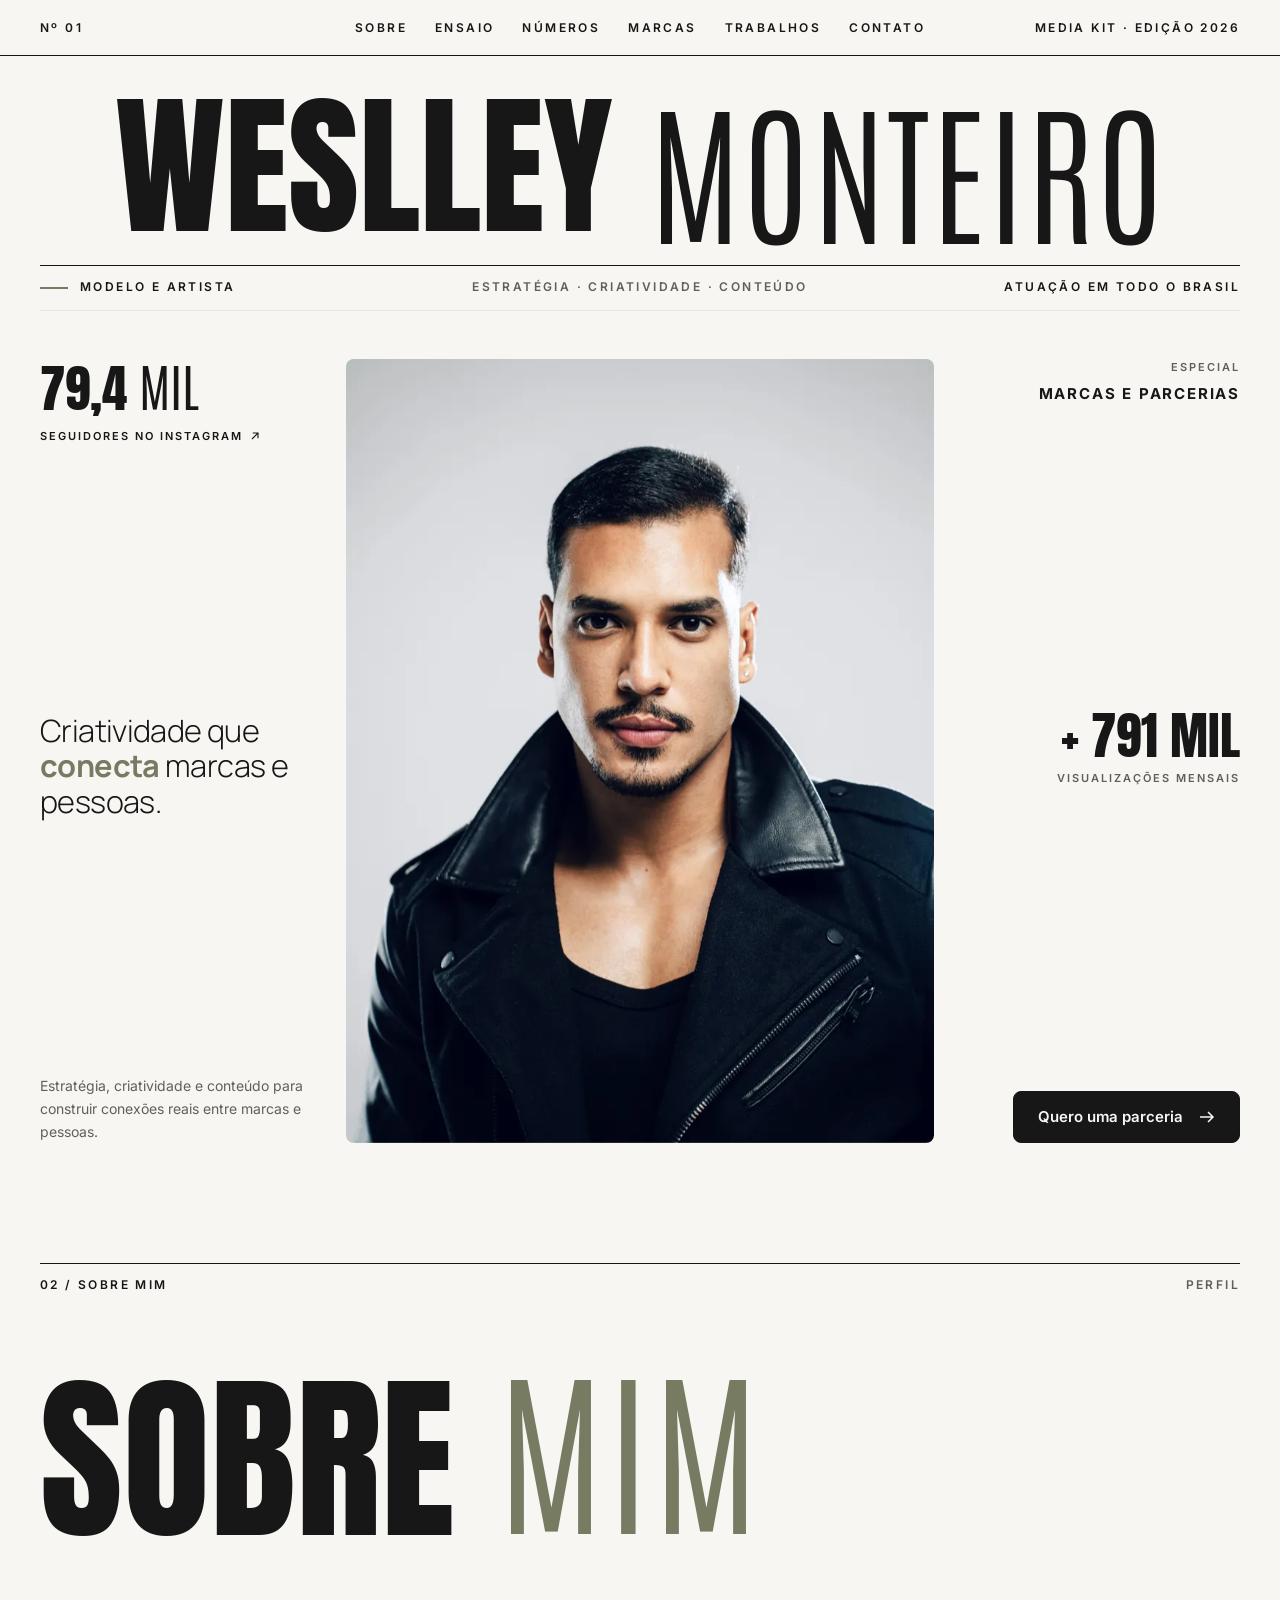
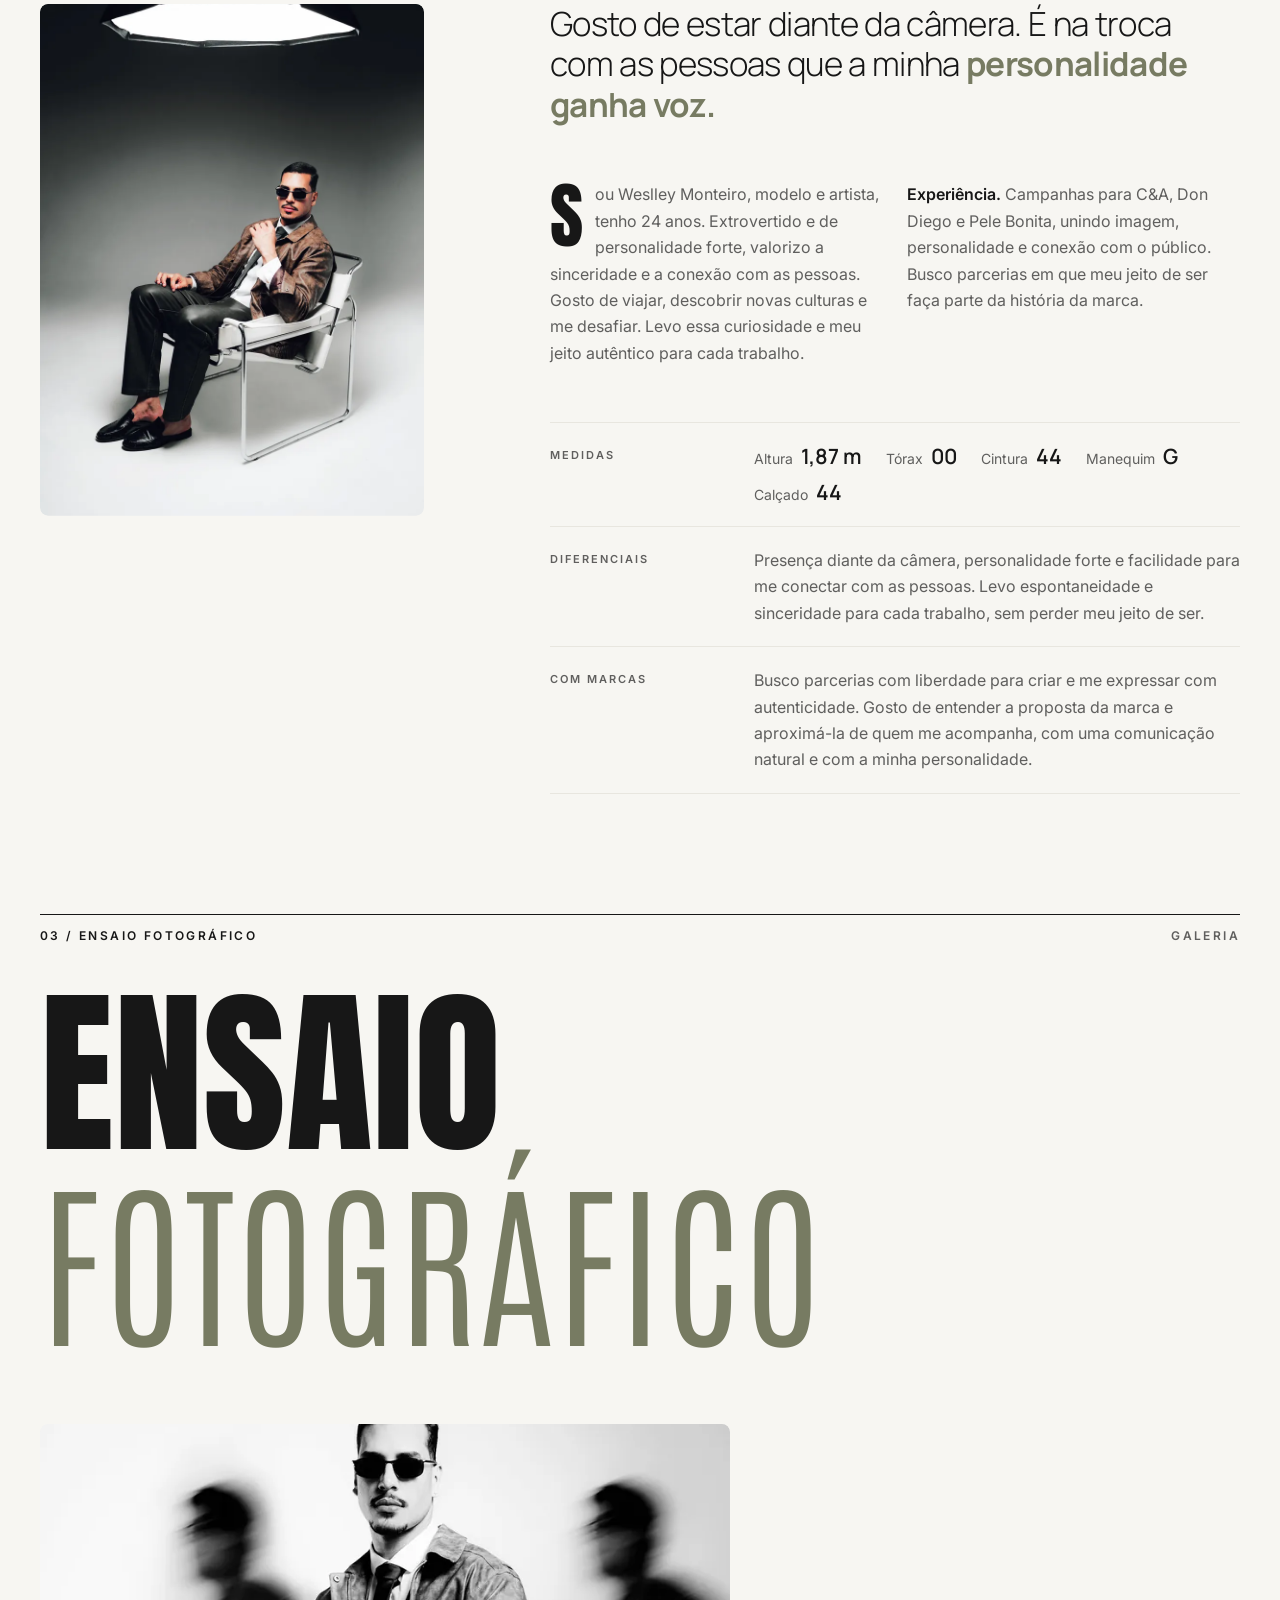
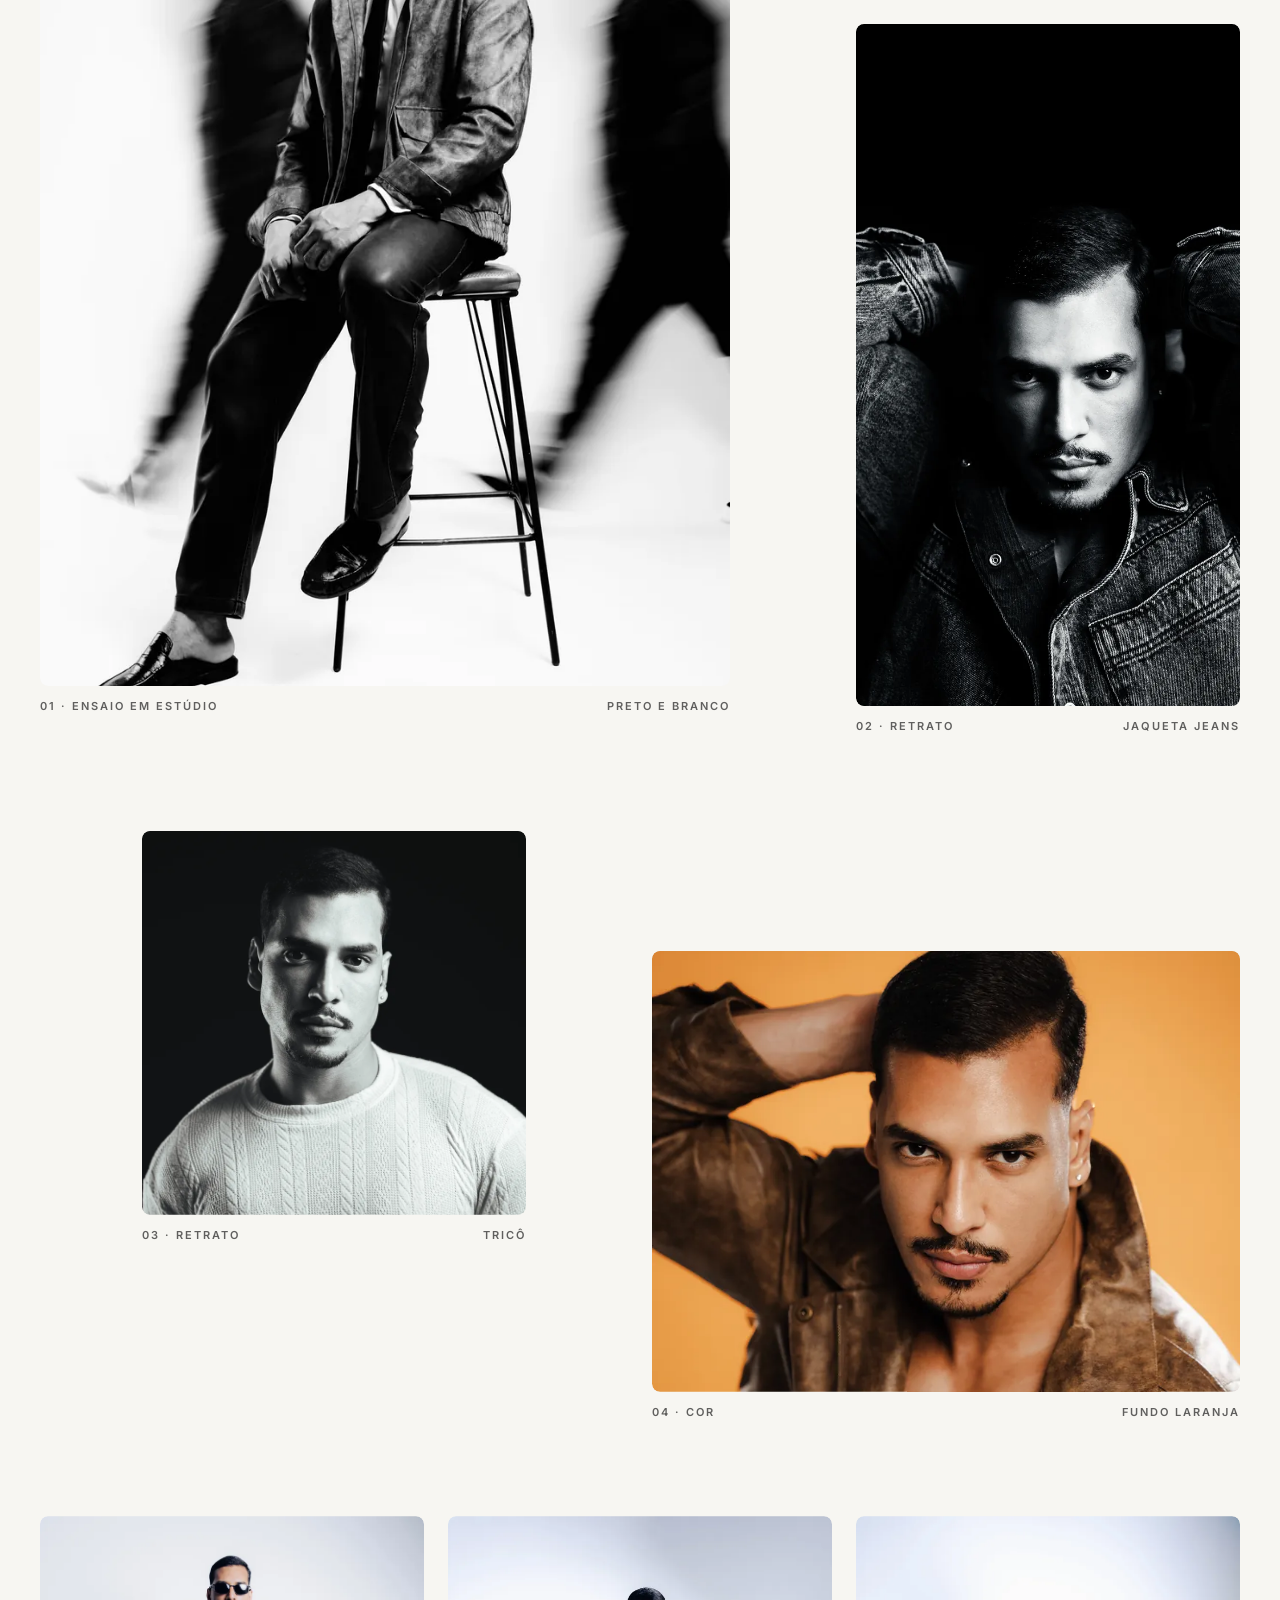
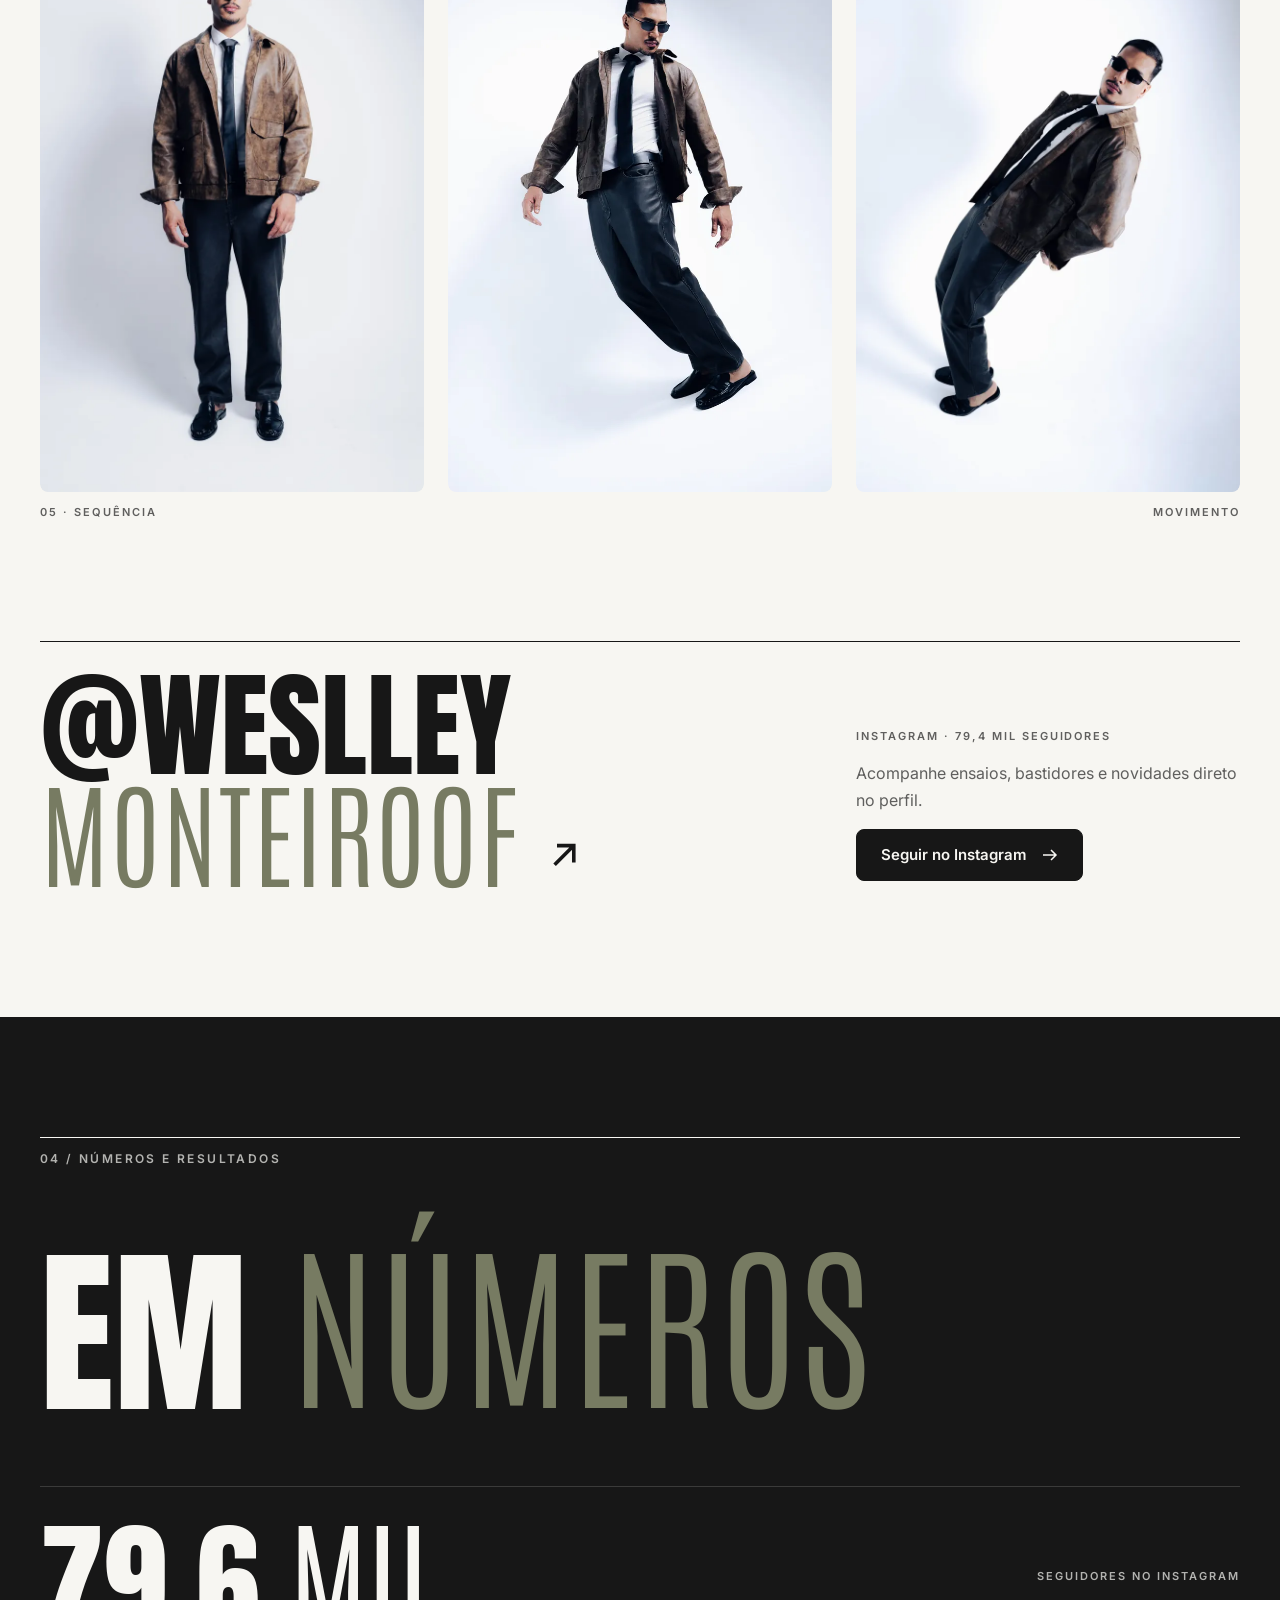
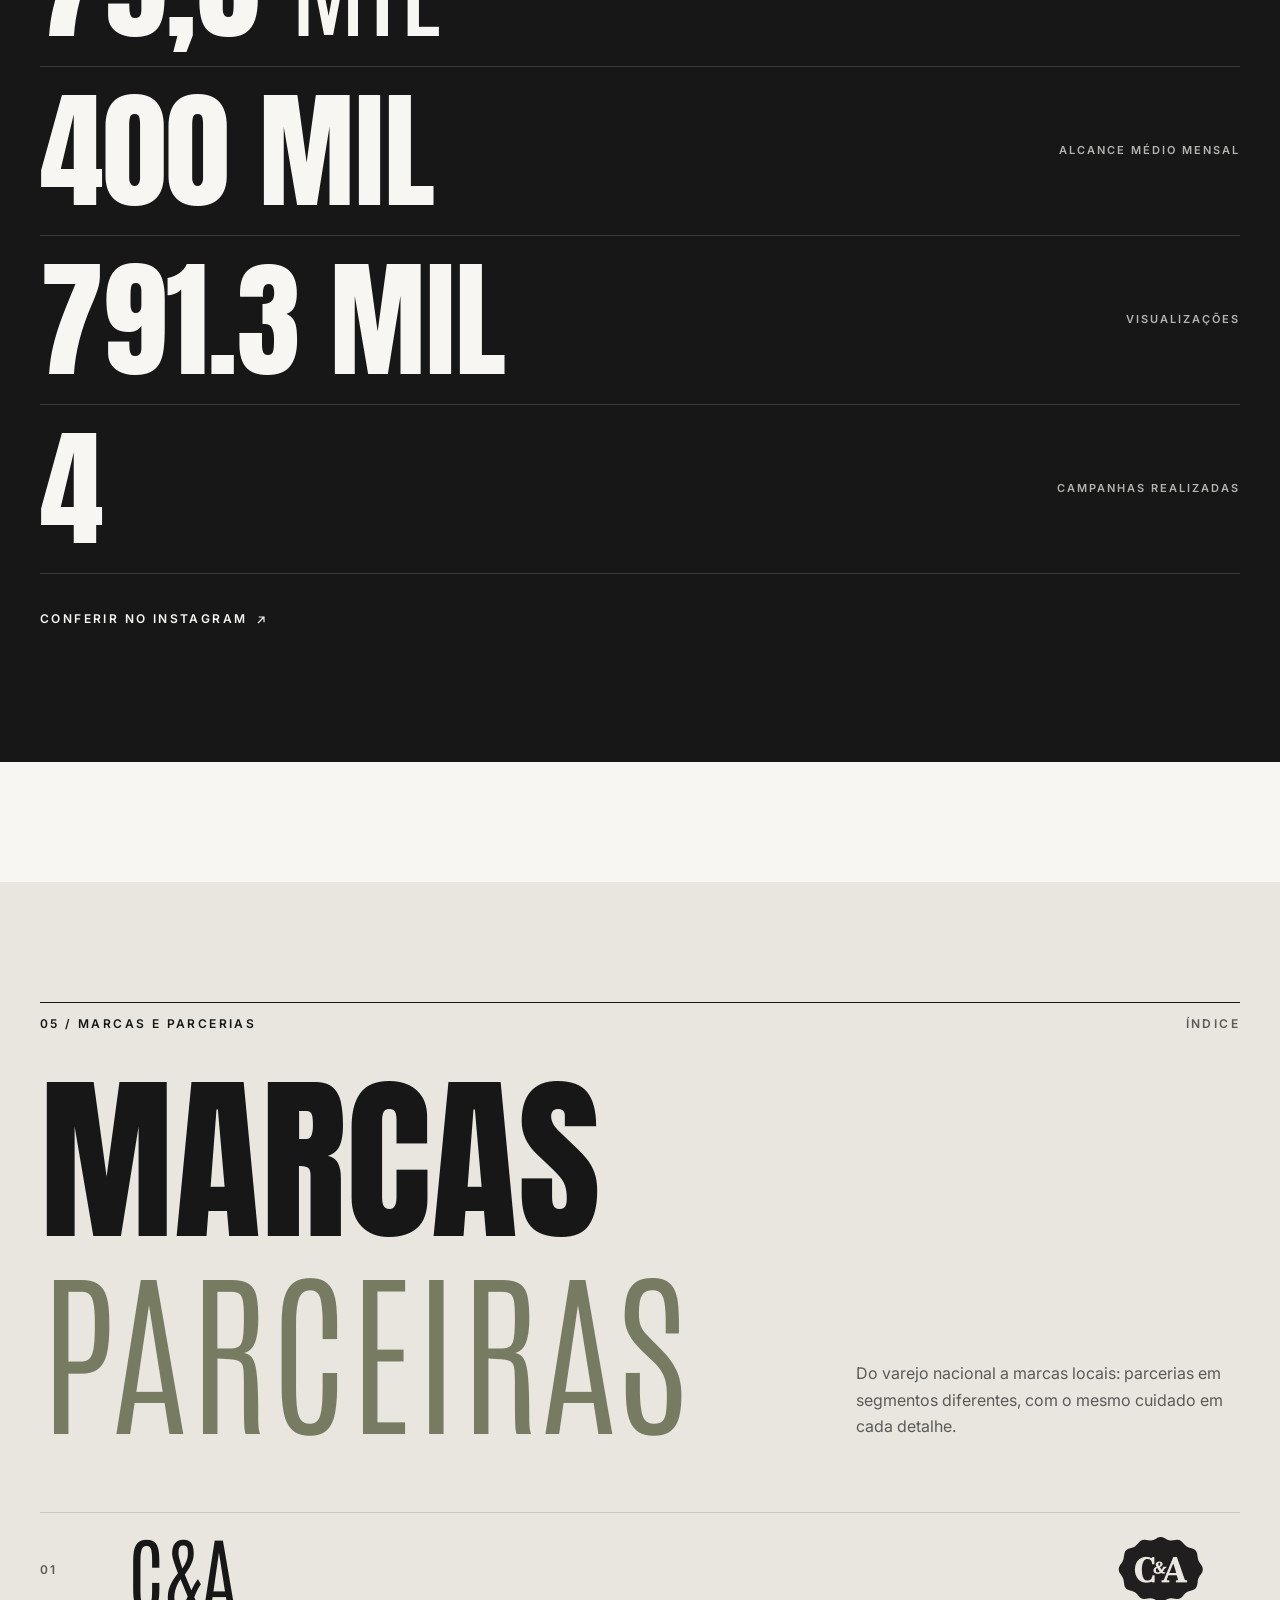
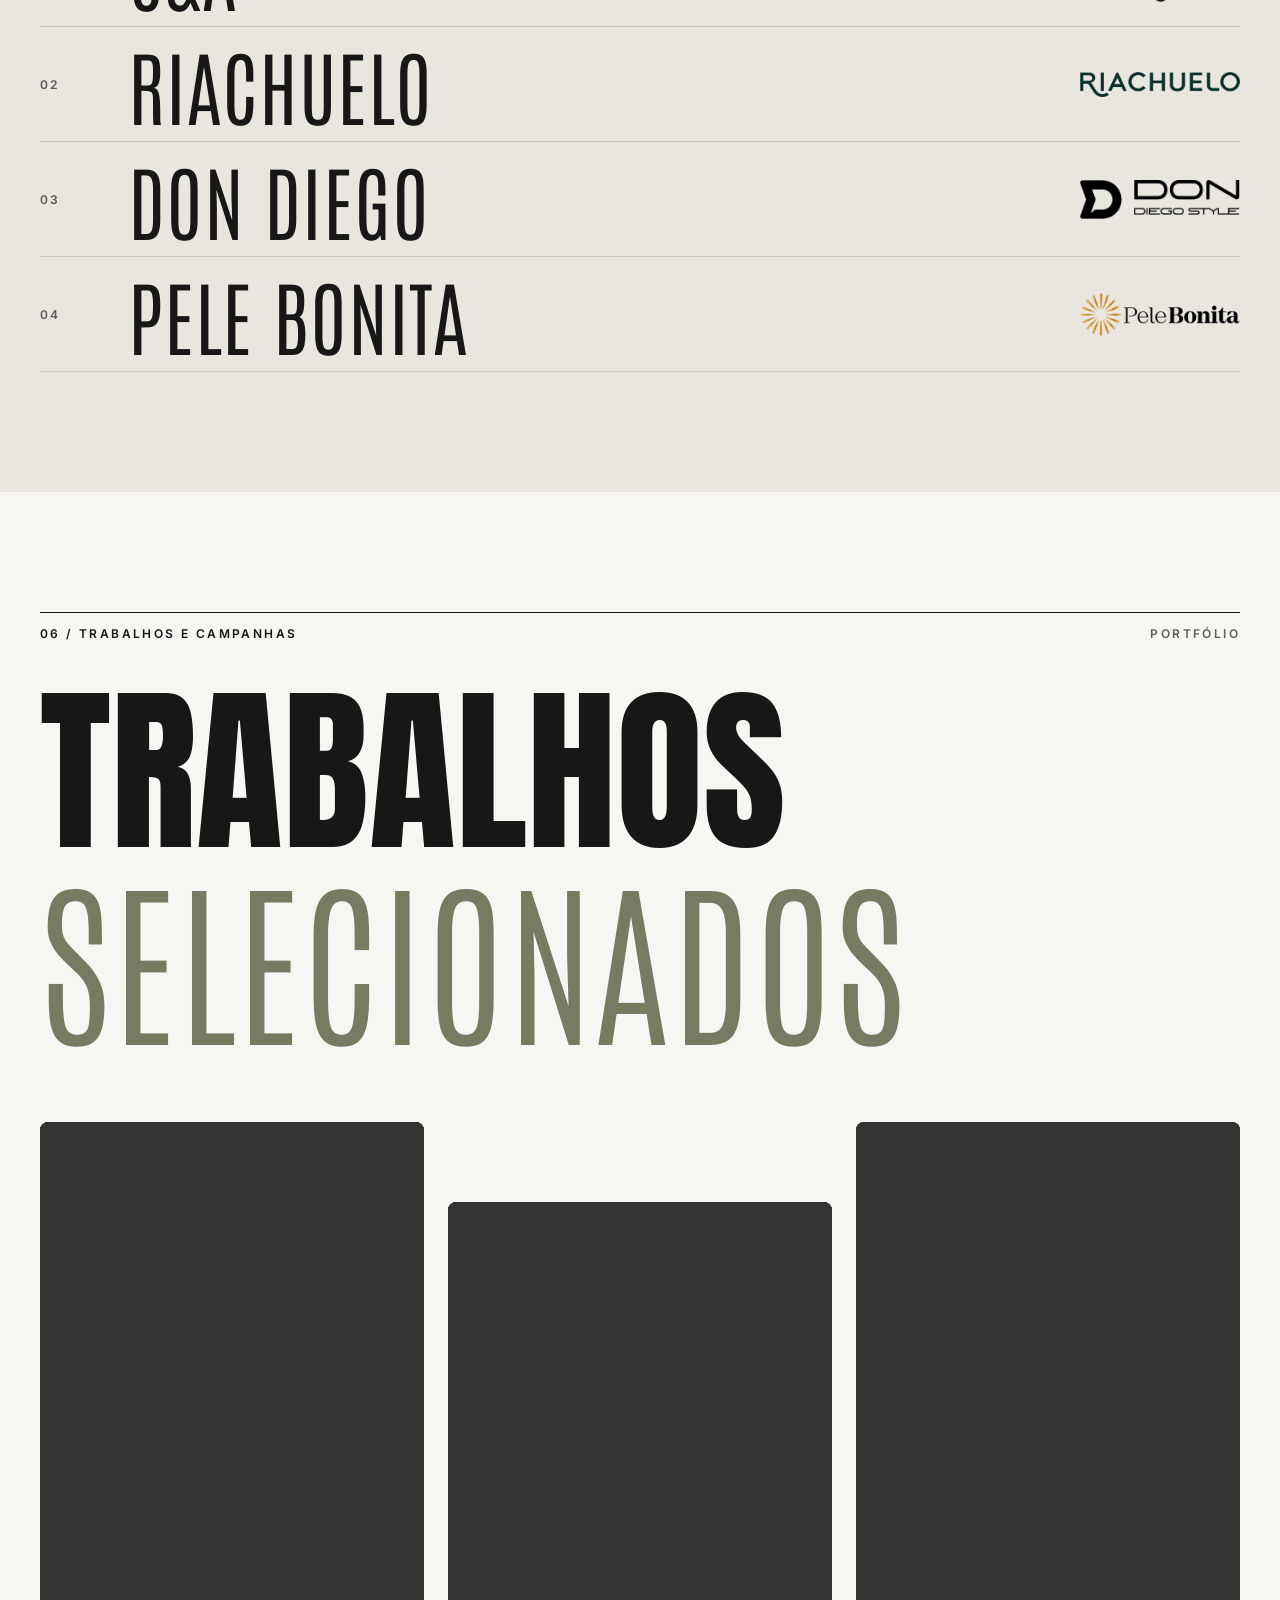
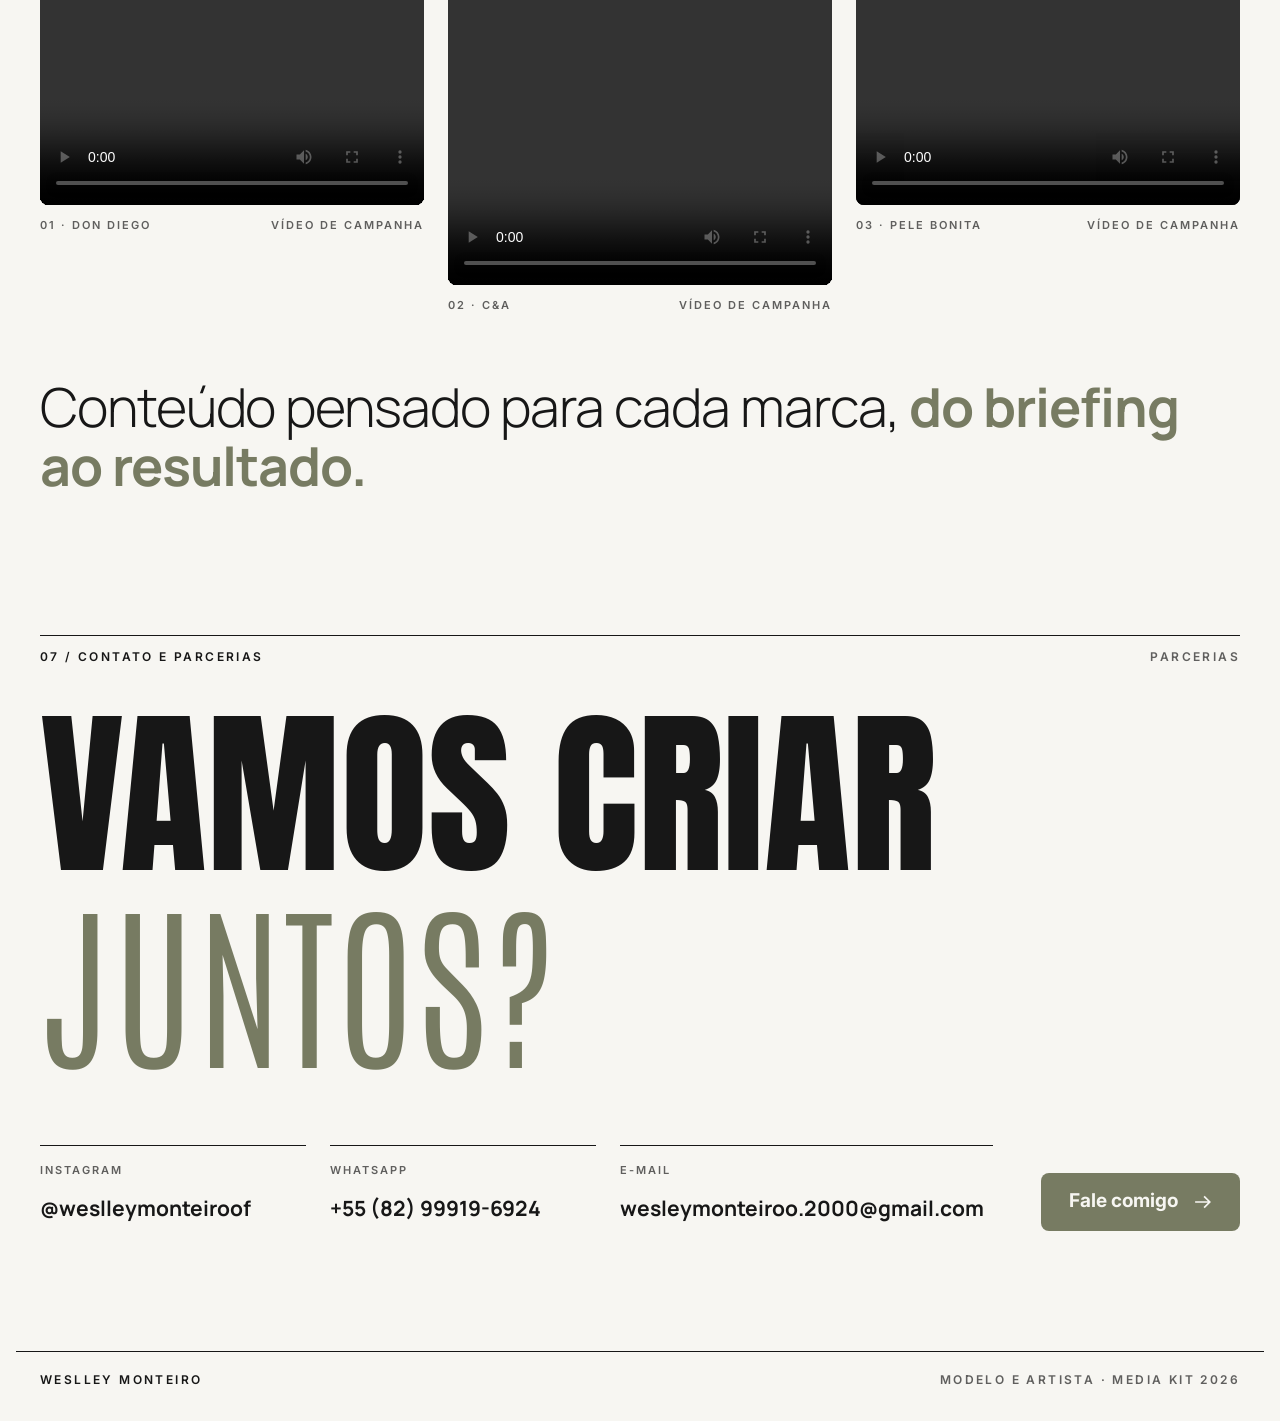
<file: index.html>
<!doctype html>
<html lang="pt-BR">

<head>
  <meta charset="utf-8">
  <meta name="viewport" content="width=device-width, initial-scale=1">

  <title>Weslley Monteiro · Modelo e artista · Media Kit</title>
  <meta name="description"
    content="Media kit de Weslley Monteiro, modelo e artista. Perfil, números, marcas parceiras e trabalhos para parcerias com marcas de qualquer segmento, em todo o Brasil.">
  <meta name="robots" content="index, follow">
  <meta name="author" content="Weslley Monteiro">
  <meta name="theme-color" content="#F7F6F2">
  <link rel="canonical" href="https://weslleymonteiro.vercel.app/">
  <link rel="icon" href="/favicon.ico" sizes="32x32">
  <link rel="icon" href="/assets/icons/favicon.svg" type="image/svg+xml">
  <link rel="apple-touch-icon" href="/assets/icons/apple-touch-icon.png">
  <link rel="manifest" href="/site.webmanifest">

  <meta property="og:type" content="profile">
  <meta property="og:locale" content="pt_BR">
  <meta property="og:site_name" content="Weslley Monteiro · Media Kit">
  <meta property="og:title" content="Weslley Monteiro · Modelo e artista · Media Kit">
  <meta property="og:description"
    content="Estratégia, criatividade e conteúdo para construir conexões reais entre marcas e pessoas. Parcerias em todo o Brasil.">
  <meta property="og:url" content="https://weslleymonteiro.vercel.app/">
  <meta property="og:image" content="https://weslleymonteiro.vercel.app/assets/img/og/og-image.jpg">
  <meta property="og:image:type" content="image/jpeg">
  <meta property="og:image:width" content="1200">
  <meta property="og:image:height" content="630">
  <meta property="og:image:alt" content="Weslley Monteiro em retrato de estúdio, olhando para a câmera">
  <meta property="profile:first_name" content="Weslley">
  <meta property="profile:last_name" content="Monteiro">

  <meta name="twitter:card" content="summary_large_image">
  <meta name="twitter:title" content="Weslley Monteiro · Modelo e artista · Media Kit">
  <meta name="twitter:description"
    content="Estratégia, criatividade e conteúdo para construir conexões reais entre marcas e pessoas. Parcerias em todo o Brasil.">
  <meta name="twitter:image" content="https://weslleymonteiro.vercel.app/assets/img/og/og-image.jpg">
  <meta name="twitter:image:alt" content="Weslley Monteiro em retrato de estúdio, olhando para a câmera">

  <script type="application/ld+json">
  {
    "@context": "https://schema.org",
    "@type": "ProfilePage",
    "url": "https://weslleymonteiro.vercel.app/",
    "name": "Weslley Monteiro · Modelo e artista · Media Kit",
    "inLanguage": "pt-BR",
    "mainEntity": {
      "@type": "Person",
      "name": "Weslley Monteiro",
      "jobTitle": "Modelo e artista",
      "url": "https://weslleymonteiro.vercel.app/",
      "image": "https://weslleymonteiro.vercel.app/assets/img/capa/weslley-monteiro-capa-1600.jpg",
      "sameAs": ["https://www.instagram.com/weslleymonteiroof/"],
      "workLocation": { "@type": "Country", "name": "Brasil" }
    }
  }
  </script>

  <link rel="preconnect" href="https://fonts.googleapis.com">
  <link rel="preconnect" href="https://fonts.gstatic.com" crossorigin>
  <link
    href="https://fonts.googleapis.com/css2?family=Anton&family=Antonio:wght@100..700&family=Manrope:wght@300;400;500;600;700;800&family=Inter:wght@400;500;600;700&display=swap"
    rel="stylesheet">

  <link rel="preload" as="image" type="image/webp" fetchpriority="high"
    href="assets/img/capa/weslley-monteiro-capa-1600.webp"
    imagesrcset="assets/img/capa/weslley-monteiro-capa-800.webp 800w, assets/img/capa/weslley-monteiro-capa-1600.webp 1600w"
    imagesizes="(max-width: 760px) calc(100vw - 40px), (max-width: 1024px) 50vw, 588px">

  <link rel="stylesheet" href="css/base.css">
  <link rel="stylesheet" href="css/layout.css">
  <link rel="stylesheet" href="css/animacoes.css">

  <!-- Marca o JS antes da primeira pintura; se animacoes.js não carregar em 3s, tudo volta a aparecer -->
  <script>
    document.documentElement.classList.add('js');
    setTimeout(function () { if (!window.animacoesProntas) document.documentElement.classList.remove('js'); }, 3000);
  </script>
  <script src="js/animacoes.js" defer></script>
  <script src="js/site.js" defer></script>
</head>

<body>
  <a class="pular-conteudo" href="#conteudo">Pular para o conteúdo</a>

  <header class="topo">
    <div class="container topo-inner">
      <p class="topo-edicao rotulo">Nº 01<span class="topo-ano" data-ano-atual=" · "></span></p>
      <nav class="topo-nav" aria-label="Principal">
        <ul>
          <li><a href="#sobre">Sobre</a></li>
          <li><a href="#ensaio">Ensaio</a></li>
          <li><a href="#numeros">Números</a></li>
          <li><a href="#marcas">Marcas</a></li>
          <li><a href="#trabalhos">Trabalhos</a></li>
          <li class="topo-nav-contato"><a href="#contato">Contato</a></li>
        </ul>
      </nav>
      <p class="topo-kit rotulo">Media Kit<span data-ano-atual=" · Edição "></span></p>
    </div>
  </header>

  <main id="conteudo">

    <section class="capa" id="capa" aria-label="Capa">
      <div class="container">
        <h1 class="nome">
          <span class="nome-forte"><span class="nome-mascara">Weslley</span></span>
          <span class="nome-delicada"><span class="nome-mascara">Monteiro</span></span>
        </h1>

        <div class="capa-faixa rotulo">
          <p class="capa-faixa-papel">Modelo e artista</p>
          <p class="capa-faixa-meio">Estratégia · Criatividade · Conteúdo</p>
          <p class="capa-faixa-local">
            <span class="so-desktop">Atuação em todo o Brasil</span>
            <span class="so-mobile">Todo o Brasil</span>
          </p>
        </div>

        <div class="capa-grid">
          <div class="capa-esq">
            <div class="capa-seguidores" data-revelar>
              <p class="numero-capa"><span data-contar="79.4" data-casas="1">79,4</span> <span
                  class="unidade">mil</span></p>
              <a class="legenda capa-instagram" href="https://www.instagram.com/weslleymonteiroof/" target="_blank" rel="noopener"
                aria-label="Seguidores no Instagram: abrir o perfil @weslleymonteiroof (nova aba)">Seguidores no Instagram
                <svg class="seta-diagonal" width="12" height="12" viewBox="0 0 16 16" aria-hidden="true" focusable="false"><path d="M4 12 12 4M5 4h7v7" fill="none" stroke="currentColor" stroke-width="1.5" /></svg></a>
            </div>
            <p class="frase frase--posicionamento capa-frase" data-revelar>Criatividade que <strong>conecta</strong>
              marcas e pessoas.</p>
            <p class="texto capa-apoio" data-revelar>Estratégia, criatividade e conteúdo para construir conexões reais
              entre marcas e pessoas.</p>
          </div>

          <figure class="capa-foto">
            <picture class="foto foto--capa">
              <source type="image/webp"
                srcset="assets/img/capa/weslley-monteiro-capa-800.webp 800w, assets/img/capa/weslley-monteiro-capa-1600.webp 1600w"
                sizes="(max-width: 760px) calc(100vw - 40px), (max-width: 1024px) 50vw, 588px">
              <img src="assets/img/capa/weslley-monteiro-capa-1600.jpg"
                srcset="assets/img/capa/weslley-monteiro-capa-800.jpg 800w, assets/img/capa/weslley-monteiro-capa-1600.jpg 1600w"
                sizes="(max-width: 760px) calc(100vw - 40px), (max-width: 1024px) 50vw, 588px" width="1600"
                height="2400" fetchpriority="high" decoding="async"
                alt="Weslley Monteiro em retrato de estúdio, com jaqueta de couro preta, olhando para a câmera">
            </picture>
          </figure>

          <div class="capa-dir">
            <p class="capa-especial" data-revelar>
              <span class="legenda">Especial</span>
              <span class="capa-especial-titulo">Marcas e parcerias</span>
            </p>
            <div class="capa-engajamento" data-revelar>
              <p class="numero-capa">+ 791 MIL</p>
              <p class="legenda">Visualizações mensais</p>
            </div>
            <a class="botao capa-botao" href="#contato" data-revelar data-botao-cortina>
              Quero uma parceria
              <svg class="botao-seta" width="16" height="16" viewBox="0 0 16 16" aria-hidden="true" focusable="false">
                <path d="M1 8h13M9 3l5 5-5 5" fill="none" stroke="currentColor" stroke-width="1.5" />
              </svg>
            </a>
          </div>
        </div>
      </div>
    </section>

    <!-- Faixa corrida: capa / sobre -->
    <!-- <div class="marquee marquee--capa">
      <div class="marquee-trilha">
        <p class="marquee-grupo rotulo"><span>MODELO · ARTISTA · PARCERIAS COM MARCAS · TODO O BRASIL ·</span><span
            aria-hidden="true">MODELO · ARTISTA · PARCERIAS COM MARCAS · TODO O BRASIL ·</span><span
            aria-hidden="true">MODELO · ARTISTA · PARCERIAS COM MARCAS · TODO O BRASIL ·</span></p>
        <p class="marquee-grupo rotulo" aria-hidden="true"><span>MODELO · ARTISTA · PARCERIAS COM MARCAS · TODO O BRASIL
            ·</span><span>MODELO · ARTISTA · PARCERIAS COM MARCAS · TODO O BRASIL ·</span><span>MODELO · ARTISTA ·
            PARCERIAS COM MARCAS · TODO O BRASIL ·</span></p>
      </div>
    </div> -->

    <section class="secao sobre" id="sobre" aria-labelledby="sobre-titulo">
      <div class="container">
        <div class="barra-secao" data-revelar>
          <span>02 / Sobre mim</span>
          <span>Perfil</span>
        </div>

        <h2 class="titulo" data-revelar id="sobre-titulo">Sobre <span class="delicada">mim</span></h2>

        <div class="sobre-grid">
          <p class="frase frase--apresentacao sobre-frase" data-revelar>Gosto de estar diante da câmera.
            É na troca com as pessoas que a minha <strong>personalidade ganha voz.</strong></p>

          <div class="sobre-fotos">
            <figure class="sobre-foto-bastidores">
              <picture class="foto foto--3x4" data-cortina>
                <source type="image/webp"
                  srcset="assets/img/sobre/weslley-monteiro-bastidores-800.webp 800w, assets/img/sobre/weslley-monteiro-bastidores-1600.webp 1600w"
                  sizes="(max-width: 760px) 50vw, (max-width: 1024px) 32vw, 384px">
                <img src="assets/img/sobre/weslley-monteiro-bastidores-1600.jpg"
                  srcset="assets/img/sobre/weslley-monteiro-bastidores-800.jpg 800w, assets/img/sobre/weslley-monteiro-bastidores-1600.jpg 1600w"
                  sizes="(max-width: 760px) 50vw, (max-width: 1024px) 32vw, 384px" width="1600" height="2401"
                  loading="lazy" decoding="async"
                  alt="Bastidores do ensaio: Weslley sentado em uma cadeira no estúdio, com a iluminação aparente">
              </picture>
            </figure>

            <figure class="sobre-foto-perfil">
              <picture class="foto foto--1x1" data-cortina>
                <source type="image/webp"
                  srcset="assets/img/sobre/weslley-monteiro-perfil-800.webp 800w, assets/img/sobre/weslley-monteiro-perfil-1600.webp 1600w"
                  sizes="50vw">
                <img src="assets/img/sobre/weslley-monteiro-perfil-1600.jpg"
                  srcset="assets/img/sobre/weslley-monteiro-perfil-800.jpg 800w, assets/img/sobre/weslley-monteiro-perfil-1600.jpg 1600w"
                  sizes="50vw" width="1600" height="2295" loading="lazy" decoding="async"
                  alt="Retrato de perfil de Weslley com casaco escuro">
              </picture>
              <figcaption class="legenda">Perfil</figcaption>
            </figure>
          </div>

          <div class="sobre-textos" data-revelar>
            <p class="texto bio">Sou Weslley Monteiro, modelo e artista, tenho 24 anos.
              Extrovertido e de personalidade forte, valorizo a sinceridade e a conexão com as pessoas.
              Gosto de viajar, descobrir novas culturas e me desafiar.
              Levo essa curiosidade e meu jeito autêntico para cada trabalho.</p>
            <p class="texto"><strong>Experiência.</strong> Campanhas para C&amp;A, Don Diego e Pele Bonita,
              unindo imagem, personalidade e conexão com o público.
              Busco parcerias em que meu jeito de ser faça parte da história da marca.</p>
          </div>

          <dl class="sobre-lista" data-revelar-grupo>
            <div class="sobre-lista-item">
              <dt class="legenda">Medidas</dt>
              <dd>
                <dl class="medidas">
                  <div>
                    <dt>Altura</dt>
                    <dd>1,87 m</dd>
                  </div>
                  <div>
                    <dt>Tórax</dt>
                    <dd>00</dd>
                  </div>
                  <div>
                    <dt>Cintura</dt>
                    <dd>44</dd>
                  </div>
                  <div>
                    <dt>Manequim</dt>
                    <dd>G</dd>
                  </div>
                  <div>
                    <dt>Calçado</dt>
                    <dd>44</dd>
                  </div>
                </dl>
              </dd>
            </div>
            <div class="sobre-lista-item">
              <dt class="legenda">Diferenciais</dt>
              <dd class="texto">Presença diante da câmera, personalidade forte e facilidade para me conectar com
                as pessoas. Levo espontaneidade e sinceridade para cada trabalho, sem perder meu jeito de ser.</dd>
            </div>
            <div class="sobre-lista-item">
              <dt class="legenda">Com marcas</dt>
              <dd class="texto">Busco parcerias com liberdade para criar e me expressar com autenticidade.
                Gosto de entender a proposta da marca e aproximá-la de quem me acompanha, com uma comunicação
                natural e com a minha personalidade.</dd>
            </div>
          </dl>
        </div>
      </div>
    </section>

    <section class="secao ensaio" id="ensaio" aria-labelledby="ensaio-titulo">
      <div class="container">
        <div class="barra-secao" data-revelar>
          <span>03 / Ensaio fotográfico</span>
          <span>Galeria</span>
        </div>

        <h2 class="titulo" data-revelar id="ensaio-titulo">Ensaio <span class="delicada">fotográfico</span></h2>

        <div class="ensaio-galeria">
          <figure class="ensaio-item ensaio-01">
            <picture class="foto foto--4x5" data-cortina>
              <source type="image/webp"
                srcset="assets/img/ensaio/weslley-monteiro-ensaio-01-preto-e-branco-800.webp 800w, assets/img/ensaio/weslley-monteiro-ensaio-01-preto-e-branco-1600.webp 1600w"
                sizes="(max-width: 760px) calc(100vw - 40px), (max-width: 1024px) 58vw, 690px">
              <img src="assets/img/ensaio/weslley-monteiro-ensaio-01-preto-e-branco-1600.jpg"
                srcset="assets/img/ensaio/weslley-monteiro-ensaio-01-preto-e-branco-800.jpg 800w, assets/img/ensaio/weslley-monteiro-ensaio-01-preto-e-branco-1600.jpg 1600w"
                sizes="(max-width: 760px) calc(100vw - 40px), (max-width: 1024px) 58vw, 690px" width="1600"
                height="2401" loading="lazy" decoding="async"
                alt="Foto em preto e branco com efeito de movimento: Weslley sentado em um banco alto">
            </picture>
            <figcaption class="legenda legenda--dupla"><span>01 · Ensaio em estúdio</span><span>Preto e branco</span>
            </figcaption>
          </figure>

          <figure class="ensaio-item ensaio-02">
            <picture class="foto foto--9x16" data-cortina>
              <source type="image/webp"
                srcset="assets/img/ensaio/weslley-monteiro-ensaio-02-jaqueta-jeans-800.webp 800w, assets/img/ensaio/weslley-monteiro-ensaio-02-jaqueta-jeans-1600.webp 1600w"
                sizes="(max-width: 760px) 50vw, (max-width: 1024px) 32vw, 384px">
              <img src="assets/img/ensaio/weslley-monteiro-ensaio-02-jaqueta-jeans-1600.jpg"
                srcset="assets/img/ensaio/weslley-monteiro-ensaio-02-jaqueta-jeans-800.jpg 800w, assets/img/ensaio/weslley-monteiro-ensaio-02-jaqueta-jeans-1600.jpg 1600w"
                sizes="(max-width: 760px) 50vw, (max-width: 1024px) 32vw, 384px" width="1600" height="2400"
                loading="lazy" decoding="async"
                alt="Retrato em preto e branco de Weslley com jaqueta jeans, em fundo escuro">
            </picture>
            <figcaption class="legenda legenda--dupla"><span>02 · Retrato</span><span>Jaqueta jeans</span></figcaption>
          </figure>

          <figure class="ensaio-item ensaio-03">
            <picture class="foto foto--1x1" data-cortina>
              <source type="image/webp"
                srcset="assets/img/ensaio/weslley-monteiro-ensaio-03-tricot-800.webp 800w, assets/img/ensaio/weslley-monteiro-ensaio-03-tricot-1600.webp 1600w"
                sizes="(max-width: 760px) 50vw, (max-width: 1024px) 32vw, 384px">
              <img src="assets/img/ensaio/weslley-monteiro-ensaio-03-tricot-1600.jpg"
                srcset="assets/img/ensaio/weslley-monteiro-ensaio-03-tricot-800.jpg 800w, assets/img/ensaio/weslley-monteiro-ensaio-03-tricot-1600.jpg 1600w"
                sizes="(max-width: 760px) 50vw, (max-width: 1024px) 32vw, 384px" width="1600" height="2400"
                loading="lazy" decoding="async" alt="Retrato em preto e branco de Weslley com suéter de tricô claro">
            </picture>
            <figcaption class="legenda legenda--dupla"><span>03 · Retrato</span><span>Tricô</span></figcaption>
          </figure>

          <figure class="ensaio-item ensaio-04">
            <picture class="foto foto--4x3" data-cortina>
              <source type="image/webp"
                srcset="assets/img/ensaio/weslley-monteiro-ensaio-04-fundo-laranja-800.webp 800w, assets/img/ensaio/weslley-monteiro-ensaio-04-fundo-laranja-1600.webp 1600w"
                sizes="(max-width: 760px) calc(100vw - 40px), (max-width: 1024px) 50vw, 588px">
              <img src="assets/img/ensaio/weslley-monteiro-ensaio-04-fundo-laranja-1600.jpg"
                srcset="assets/img/ensaio/weslley-monteiro-ensaio-04-fundo-laranja-800.jpg 800w, assets/img/ensaio/weslley-monteiro-ensaio-04-fundo-laranja-1600.jpg 1600w"
                sizes="(max-width: 760px) calc(100vw - 40px), (max-width: 1024px) 50vw, 588px" width="1600"
                height="2400" loading="lazy" decoding="async"
                alt="Weslley com jaqueta de couro marrom em fundo laranja">
            </picture>
            <figcaption class="legenda legenda--dupla"><span>04 · Cor</span><span>Fundo laranja</span></figcaption>
          </figure>

          <figure class="ensaio-item ensaio-05">
            <div class="ensaio-sequencia">
              <picture class="foto foto--2x3" data-cortina>
                <source type="image/webp"
                  srcset="assets/img/ensaio/weslley-monteiro-ensaio-05-sequencia-01-800.webp 800w, assets/img/ensaio/weslley-monteiro-ensaio-05-sequencia-01-1600.webp 1600w"
                  sizes="(max-width: 760px) 33vw, (max-width: 1024px) 32vw, 384px">
                <img src="assets/img/ensaio/weslley-monteiro-ensaio-05-sequencia-01-1600.jpg"
                  srcset="assets/img/ensaio/weslley-monteiro-ensaio-05-sequencia-01-800.jpg 800w, assets/img/ensaio/weslley-monteiro-ensaio-05-sequencia-01-1600.jpg 1600w"
                  sizes="(max-width: 760px) 33vw, (max-width: 1024px) 32vw, 384px" width="1600" height="2400"
                  loading="lazy" decoding="async"
                  alt="Sequência de movimento 1: Weslley de corpo inteiro, de jaqueta marrom, gravata e óculos escuros">
              </picture>
              <picture class="foto foto--2x3" data-cortina>
                <source type="image/webp"
                  srcset="assets/img/ensaio/weslley-monteiro-ensaio-05-sequencia-02-800.webp 800w, assets/img/ensaio/weslley-monteiro-ensaio-05-sequencia-02-1600.webp 1600w"
                  sizes="(max-width: 760px) 33vw, (max-width: 1024px) 32vw, 384px">
                <img src="assets/img/ensaio/weslley-monteiro-ensaio-05-sequencia-02-1600.jpg"
                  srcset="assets/img/ensaio/weslley-monteiro-ensaio-05-sequencia-02-800.jpg 800w, assets/img/ensaio/weslley-monteiro-ensaio-05-sequencia-02-1600.jpg 1600w"
                  sizes="(max-width: 760px) 33vw, (max-width: 1024px) 32vw, 384px" width="1600" height="2233"
                  loading="lazy" decoding="async"
                  alt="Sequência de movimento 2: Weslley em pose dinâmica, com o corpo em movimento">
              </picture>
              <picture class="foto foto--2x3" data-cortina>
                <source type="image/webp"
                  srcset="assets/img/ensaio/weslley-monteiro-ensaio-05-sequencia-03-800.webp 800w, assets/img/ensaio/weslley-monteiro-ensaio-05-sequencia-03-1600.webp 1600w"
                  sizes="(max-width: 760px) 33vw, (max-width: 1024px) 32vw, 384px">
                <img src="assets/img/ensaio/weslley-monteiro-ensaio-05-sequencia-03-1600.jpg"
                  srcset="assets/img/ensaio/weslley-monteiro-ensaio-05-sequencia-03-800.jpg 800w, assets/img/ensaio/weslley-monteiro-ensaio-05-sequencia-03-1600.jpg 1600w"
                  sizes="(max-width: 760px) 33vw, (max-width: 1024px) 32vw, 384px" width="1600" height="2400"
                  loading="lazy" decoding="async"
                  alt="Sequência de movimento 3: Weslley inclinado para trás em pose editorial">
              </picture>
            </div>
            <figcaption class="legenda legenda--dupla"><span>05 · Sequência</span><span>Movimento</span></figcaption>
          </figure>
        </div>

        <div class="instagram-chamada">
          <a class="instagram-handle" href="https://www.instagram.com/weslleymonteiroof/" target="_blank" rel="noopener" data-revelar
            aria-label="Abrir o perfil @weslleymonteiroof no Instagram (nova aba)">
            <span class="instagram-handle-texto">@weslley<span class="delicada">monteiroof</span></span>
            <svg class="seta-diagonal" width="40" height="40" viewBox="0 0 16 16" aria-hidden="true" focusable="false"><path d="M4 12 12 4M5 4h7v7" fill="none" stroke="currentColor" stroke-width="1.5" /></svg>
          </a>
          <div class="instagram-info" data-revelar>
            <p class="legenda">Instagram · <span data-contar="79.4" data-casas="1">79,4</span> mil seguidores</p>
            <p class="texto">Acompanhe ensaios, bastidores e novidades direto no perfil.</p>
            <a class="botao instagram-botao" href="https://www.instagram.com/weslleymonteiroof/" target="_blank" rel="noopener" data-botao-cortina>
              Seguir no Instagram
              <svg class="botao-seta" width="16" height="16" viewBox="0 0 16 16" aria-hidden="true" focusable="false">
                <path d="M1 8h13M9 3l5 5-5 5" fill="none" stroke="currentColor" stroke-width="1.5" />
              </svg>
            </a>
          </div>
        </div>
      </div>
    </section>

    <section class="secao secao--escura numeros" id="numeros" aria-labelledby="numeros-titulo">
      <div class="container">
        <div class="barra-secao" data-revelar>
          <span>04 / Números e resultados</span>  
        </div>

        <h2 class="titulo" data-revelar id="numeros-titulo">Em <span class="delicada">números</span></h2>

        <dl class="numeros-lista" data-revelar-grupo>
          <div class="numeros-item numeros-item--principal">
            <dt class="legenda">Seguidores no Instagram</dt>
            <dd class="numero-grande"><span data-contar="79.4" data-casas="1">79,6</span> <span
                class="unidade">mil</span></dd>
          </div>
          <div class="numeros-item">
            <dt class="legenda">Alcance médio mensal</dt>
            <dd class="numero-grande">400 mil</dd>
          </div>
          <div class="numeros-item">
            <dt class="legenda">Visualizações</dt>
            <dd class="numero-grande">791.3 mil</dd>
          </div>
          <div class="numeros-item">
            <dt class="legenda">Campanhas realizadas</dt>
            <dd class="numero-grande">4</dd>
          </div>
        </dl>

        <a class="rotulo numeros-instagram" href="https://www.instagram.com/weslleymonteiroof/" target="_blank" rel="noopener" data-revelar>
          Conferir no Instagram <svg class="seta-diagonal" width="12" height="12" viewBox="0 0 16 16" aria-hidden="true" focusable="false"><path d="M4 12 12 4M5 4h7v7" fill="none" stroke="currentColor" stroke-width="1.5" /></svg>
        </a>

        <!-- <p class="numeros-fonte" data-revelar>Seguidores conferidos no perfil público @weslleymonteiroof em nov/2026.
          Demais métricas: Instagram Insights, nov/2026.</p> -->
      </div>
    </section>

    <section class="secao secao--areia marcas" id="marcas" aria-labelledby="marcas-titulo">
      <div class="container">
        <div class="barra-secao" data-revelar>
          <span>05 / Marcas e parcerias</span>
          <span>Índice</span>
        </div>

        <div class="marcas-cabecalho">
          <h2 class="titulo" data-revelar id="marcas-titulo">Marcas <span class="delicada">parceiras</span></h2>
          <p class="texto marcas-intro" data-revelar>Do varejo nacional a marcas locais: parcerias em segmentos
            diferentes, com o mesmo cuidado em cada detalhe.</p>
        </div>

        <ol class="marcas-lista" data-revelar-grupo>
          <li><span class="marcas-num">01</span><span class="marcas-nome">C&amp;A</span><span class="marcas-logo">
              <img src="assets/img/marcas/cea.png" alt="Logotipo C&amp;A" width="85" height="65" loading="lazy" decoding="async">
            </span></li>
          <li><span class="marcas-num">02</span><span class="marcas-nome">Riachuelo</span><span class="marcas-logo">
              <img src="assets/img/marcas/riachuelo-site.png" alt="Logotipo Riachuelo" loading="lazy" decoding="async">
            </span></li>
          <li><span class="marcas-num">03</span><span class="marcas-nome">Don Diego</span><span class="marcas-logo marcas-logo--don-diego">
              <img src="assets/img/marcas/don-diego-oficial.png" alt="Logotipo Don Diego Style" width="183" height="45" loading="lazy" decoding="async">
            </span></li>
          <li><span class="marcas-num">04</span><span class="marcas-nome">Pele Bonita</span><span class="marcas-logo">
              <img src="assets/img/marcas/pelebonita-site.png" alt="Logotipo Pele Bonita" loading="lazy" decoding="async">
            </span></li>
        </ol>
      </div>
    </section>

    <section class="secao trabalhos" id="trabalhos" aria-labelledby="trabalhos-titulo">
      <div class="container">
        <div class="barra-secao" data-revelar>
          <span>06 / Trabalhos e campanhas</span>
          <span>Portfólio</span>
        </div>

        <h2 class="titulo" data-revelar id="trabalhos-titulo">Trabalhos <span class="delicada">selecionados</span></h2>

        <div class="trabalhos-galeria">
          <figure class="trabalho trabalho-01" data-revelar>
            <video class="trabalho-video" width="720" height="1280" controls playsinline preload="metadata"
              aria-label="Vídeo da campanha Dom Diego">
              <source src="assets/video/domdiego/snapinsta-1795225743212.mp4#t=0.001" type="video/mp4">
              Seu navegador não suporta vídeos. <a href="assets/video/domdiego/snapinsta-1795225743212.mp4">Assistir ao vídeo da Dom Diego</a>.
            </video>
            <figcaption class="legenda legenda--dupla"><span>01 · Don Diego</span><span>Vídeo de campanha</span></figcaption>
          </figure>

          <figure class="trabalho trabalho-02" data-revelar>
            <video class="trabalho-video" width="720" height="1280" controls playsinline preload="metadata"
              aria-label="Vídeo da campanha C&amp;A">
              <source src="assets/video/cea/snapinsta-1795225911504.mp4#t=0.001" type="video/mp4">
              Seu navegador não suporta vídeos. <a href="assets/video/cea/snapinsta-1795225911504.mp4">Assistir ao vídeo da C&amp;A</a>.
            </video>
            <figcaption class="legenda legenda--dupla"><span>02 · C&amp;A</span><span>Vídeo de campanha</span></figcaption>
          </figure>

          <p class="frase frase--citacao trabalhos-citacao" data-revelar>Conteúdo pensado para cada marca, <strong>do
              briefing ao resultado.</strong></p>

          <figure class="trabalho trabalho-03" data-revelar>
            <video class="trabalho-video" width="720" height="1280" controls playsinline preload="metadata"
              aria-label="Vídeo da campanha Pele Bonita">
              <source src="assets/video/pelebonita/snapinsta-1795225866563.mp4#t=0.001" type="video/mp4">
              Seu navegador não suporta vídeos. <a href="assets/video/pelebonita/snapinsta-1795225866563.mp4">Assistir ao vídeo da Pele Bonita</a>.
            </video>
            <figcaption class="legenda legenda--dupla"><span>03 · Pele Bonita</span><span>Vídeo de campanha</span></figcaption>
          </figure>
        </div>
      </div>
    </section>

    <!-- Faixa corrida: trabalhos / contato -->
    <!-- <div class="marquee marquee--contato">
      <div class="marquee-trilha">
        <p class="marquee-grupo rotulo"><span>MODELO · ARTISTA · PARCERIAS COM MARCAS · TODO O BRASIL ·</span><span
            aria-hidden="true">MODELO · ARTISTA · PARCERIAS COM MARCAS · TODO O BRASIL ·</span><span
            aria-hidden="true">MODELO · ARTISTA · PARCERIAS COM MARCAS · TODO O BRASIL ·</span></p>
        <p class="marquee-grupo rotulo" aria-hidden="true"><span>MODELO · ARTISTA · PARCERIAS COM MARCAS · TODO O BRASIL
            ·</span><span>MODELO · ARTISTA · PARCERIAS COM MARCAS · TODO O BRASIL ·</span><span>MODELO · ARTISTA ·
            PARCERIAS COM MARCAS · TODO O BRASIL ·</span></p>
      </div>
    </div> -->

    <section class="secao contato" id="contato" aria-labelledby="contato-titulo">
      <div class="container">
        <div class="barra-secao" data-revelar>
          <span>07 / Contato e parcerias</span>
          <span>Parcerias</span>
        </div>

        <h2 class="titulo" data-revelar id="contato-titulo">Vamos criar <span class="delicada">juntos?</span></h2>

        <div class="contato-grid">
          <ul class="contato-lista" data-revelar-grupo>
            <li class="contato-item">
              <span class="legenda">Instagram</span>
              <a class="valor" href="https://www.instagram.com/weslleymonteiroof/" target="_blank"
                rel="noopener" data-texto="@weslleymonteiroof"><span class="contato-texto">@weslleymonteiroof</span></a>
            </li>
            <li class="contato-item">
              <span class="legenda">WhatsApp</span>
              <a class="valor" href="https://wa.me/5582999196924" target="_blank" rel="noopener" data-texto="+55 (82) 99919-6924"><span class="contato-texto">+55 (82) 99919-6924</span></a>
            </li>
            <li class="contato-item">
              <span class="legenda">E-mail</span>
              <a class="valor" href="mailto:wesleymonteiroo.2000@gmail.com" data-texto="wesleymonteiroo.2000@gmail.com"><span class="contato-texto">wesleymonteiroo.2000@gmail.com</span></a>
            </li>
          </ul>

          <a class="botao botao--oliva contato-botao" data-revelar data-botao-cortina href="https://wa.me/5582999196924"
            target="_blank" rel="noopener">
            Fale comigo
            <svg class="botao-seta" width="18" height="18" viewBox="0 0 16 16" aria-hidden="true" focusable="false">
              <path d="M1 8h13M9 3l5 5-5 5" fill="none" stroke="currentColor" stroke-width="1.5" />
            </svg>
          </a>
        </div>
      </div>
    </section>

  </main>

  <footer class="rodape">
    <div class="container rodape-inner">
      <p class="rotulo">Weslley Monteiro</p>
      <p class="rotulo">Modelo e artista · Media Kit<span data-ano-atual=" "></span></p>
    </div>
  </footer>

  <a class="voltar-topo" href="#capa" data-botao-cortina>
    <span class="visualmente-oculto">Voltar ao topo</span>
    <svg class="voltar-topo-seta" width="18" height="18" viewBox="0 0 16 16" aria-hidden="true" focusable="false"><path d="M8 15V2M3 7l5-5 5 5" fill="none" stroke="currentColor" stroke-width="1.5"/></svg>
  </a>
</body>

</html>
</file>
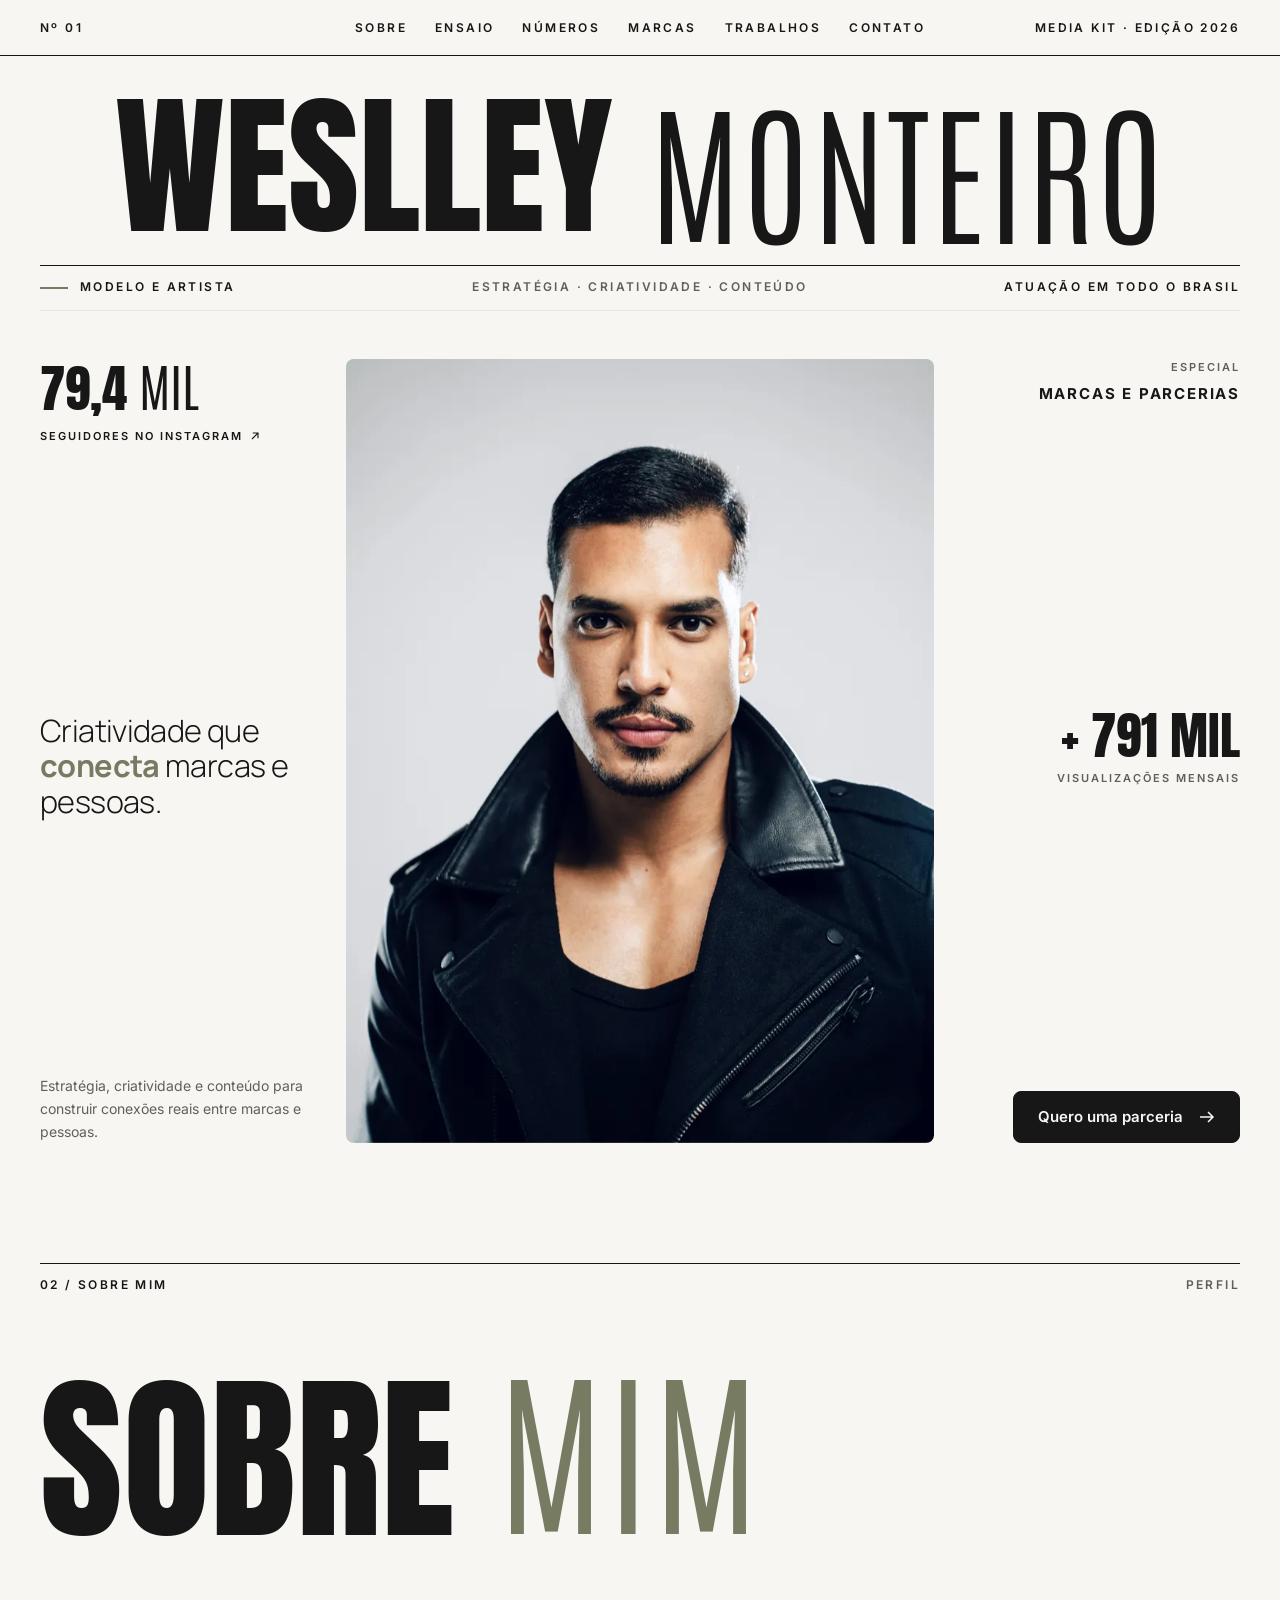
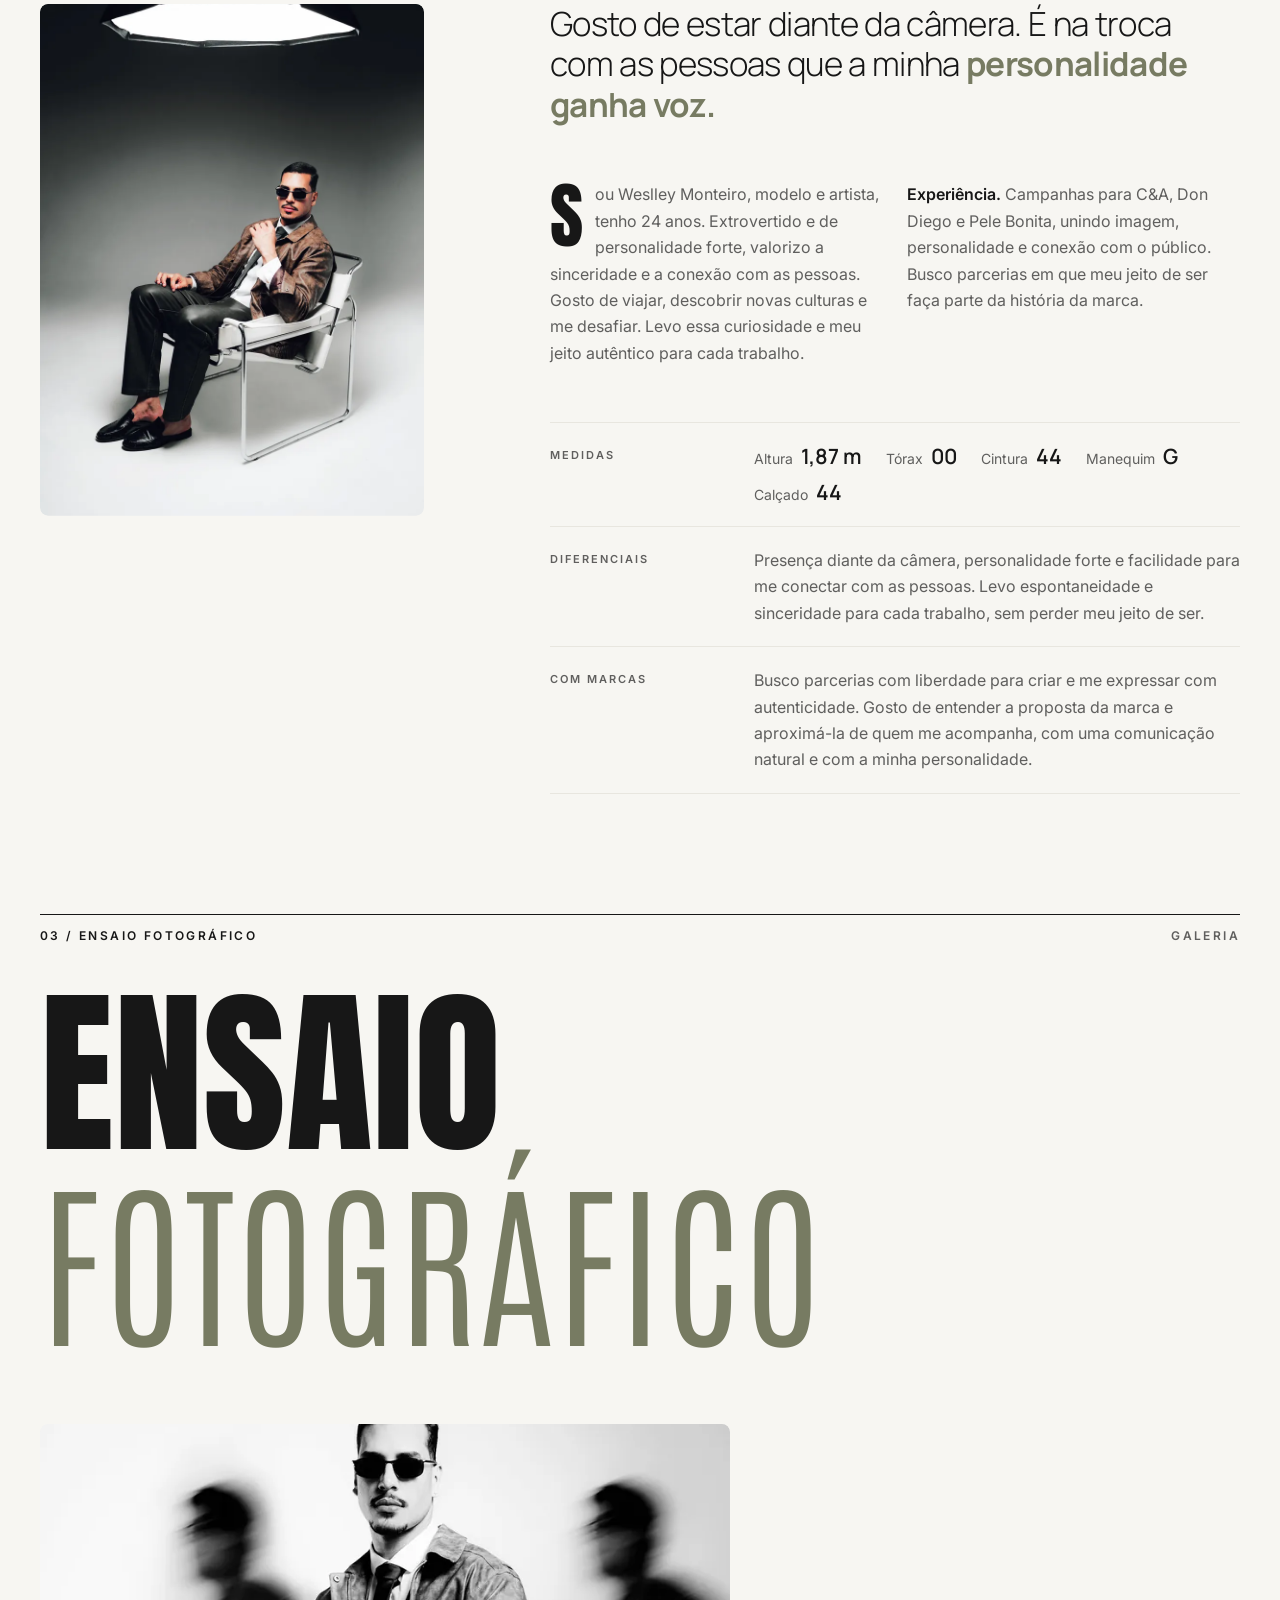
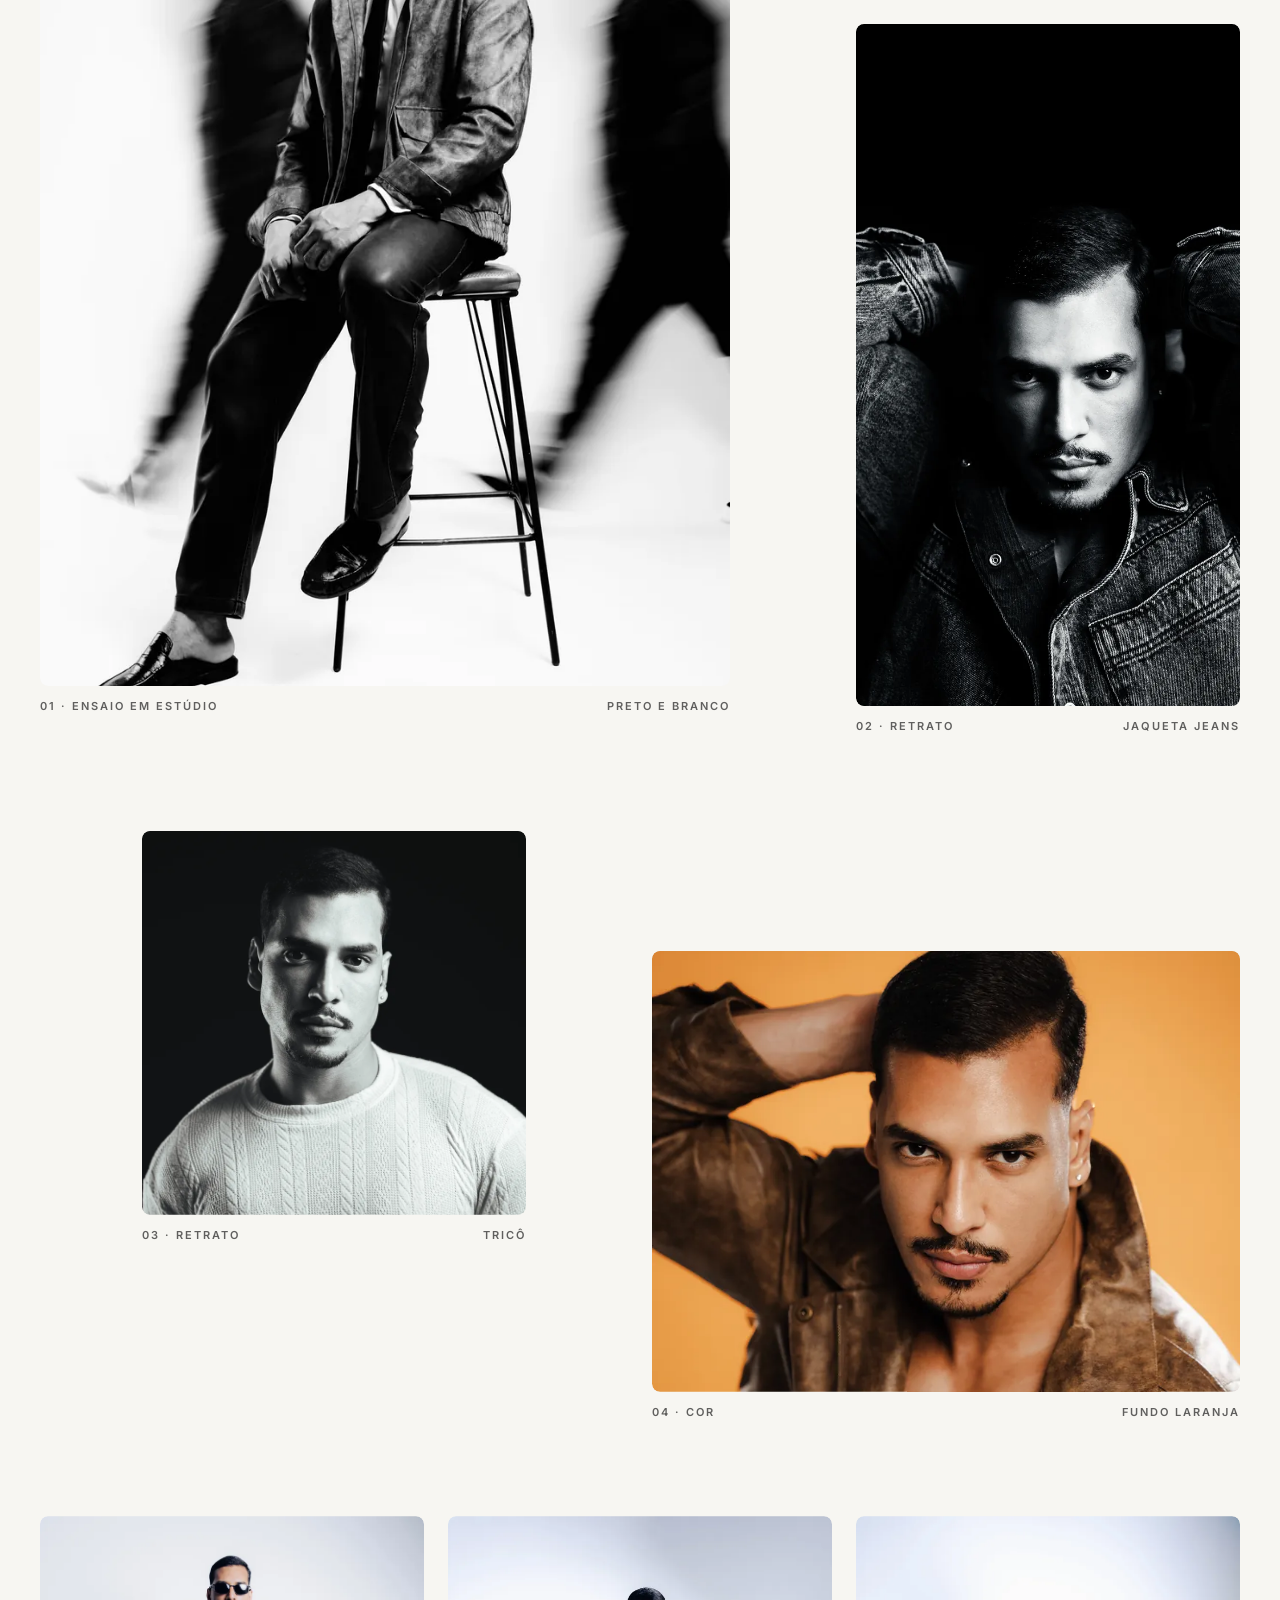
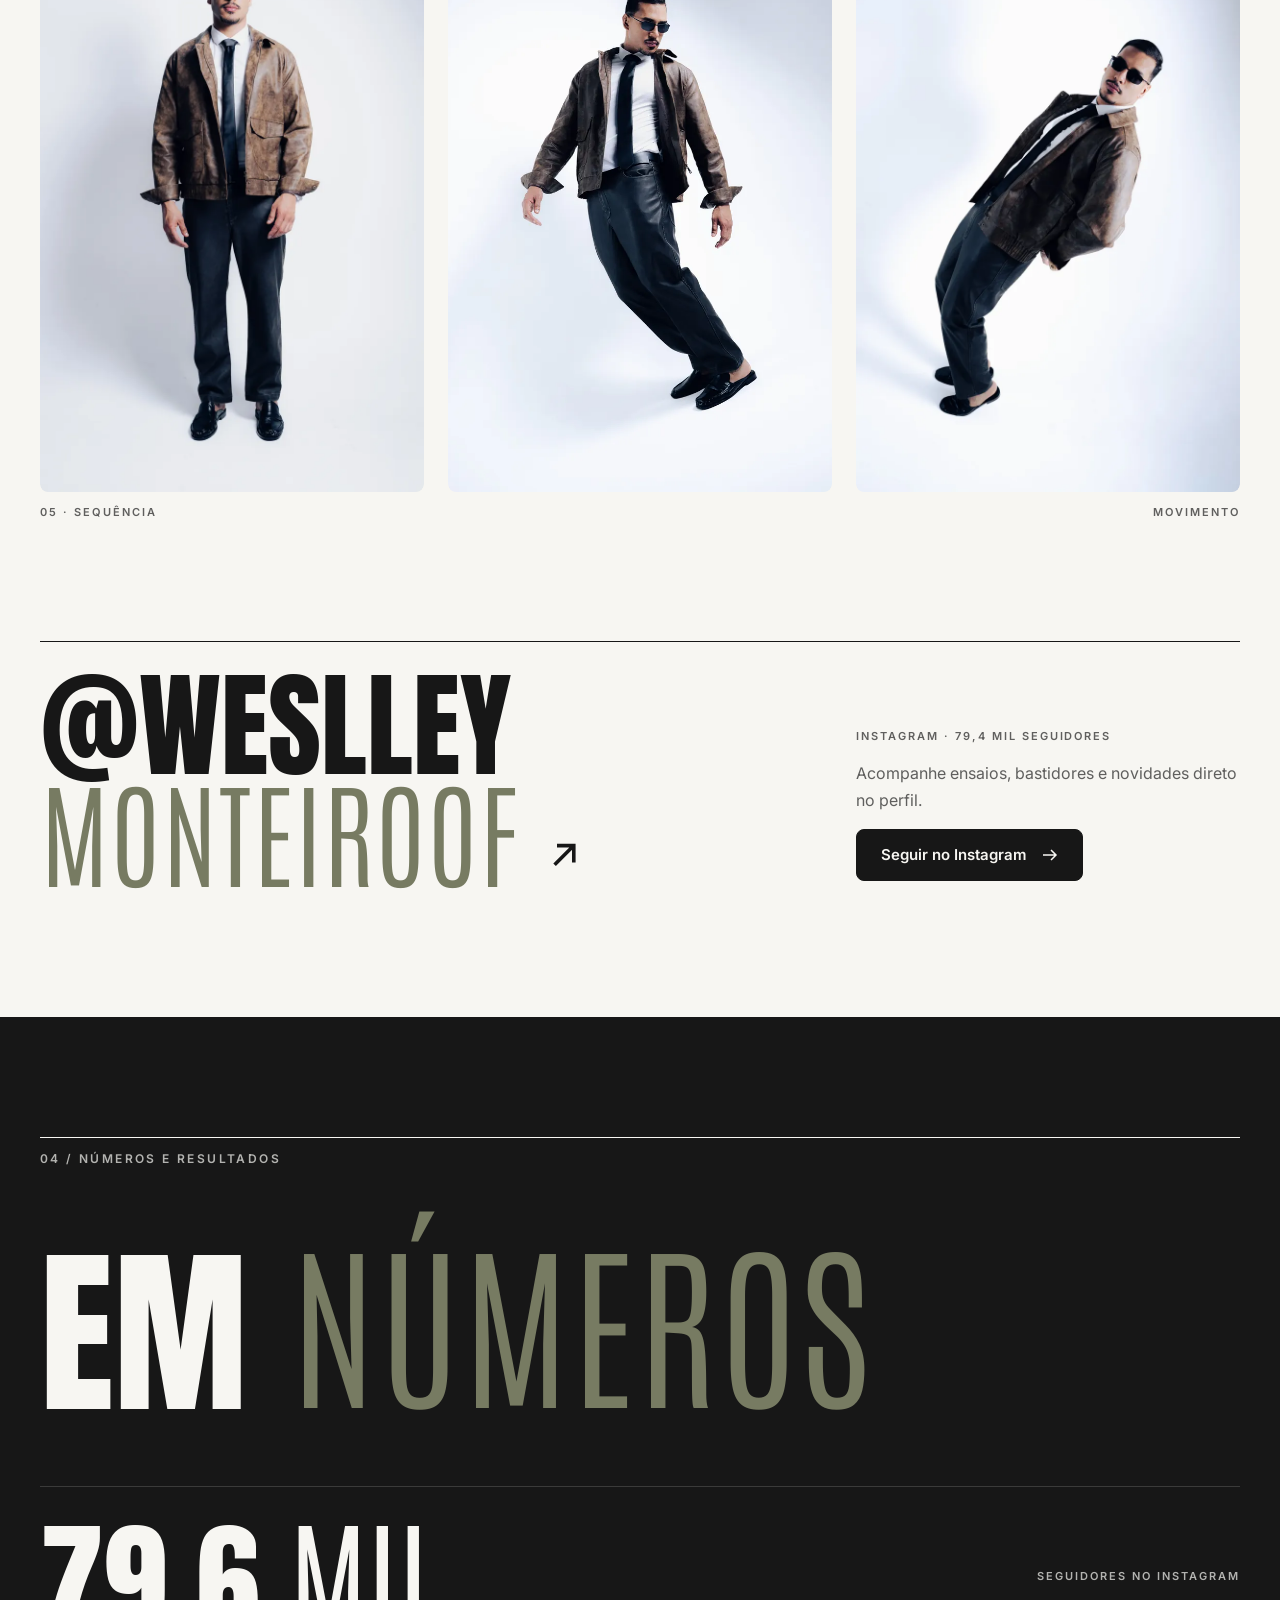
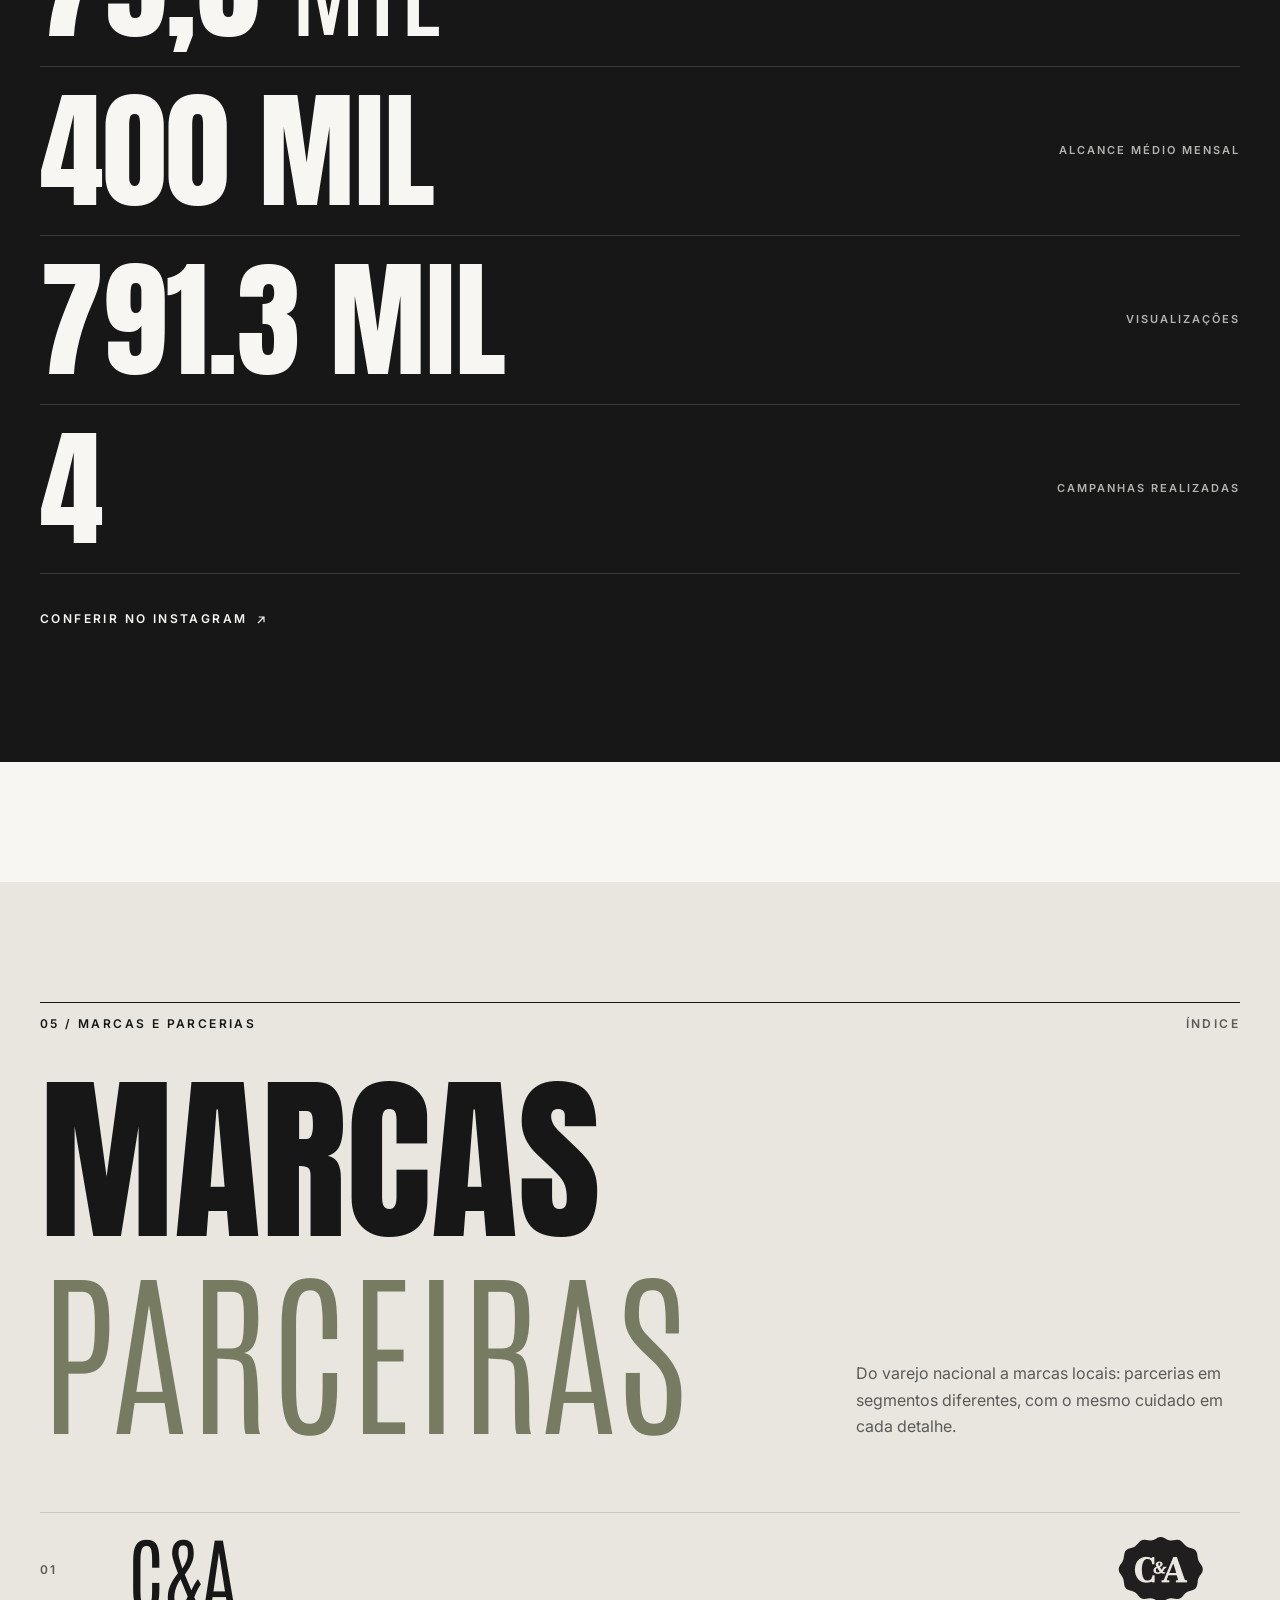
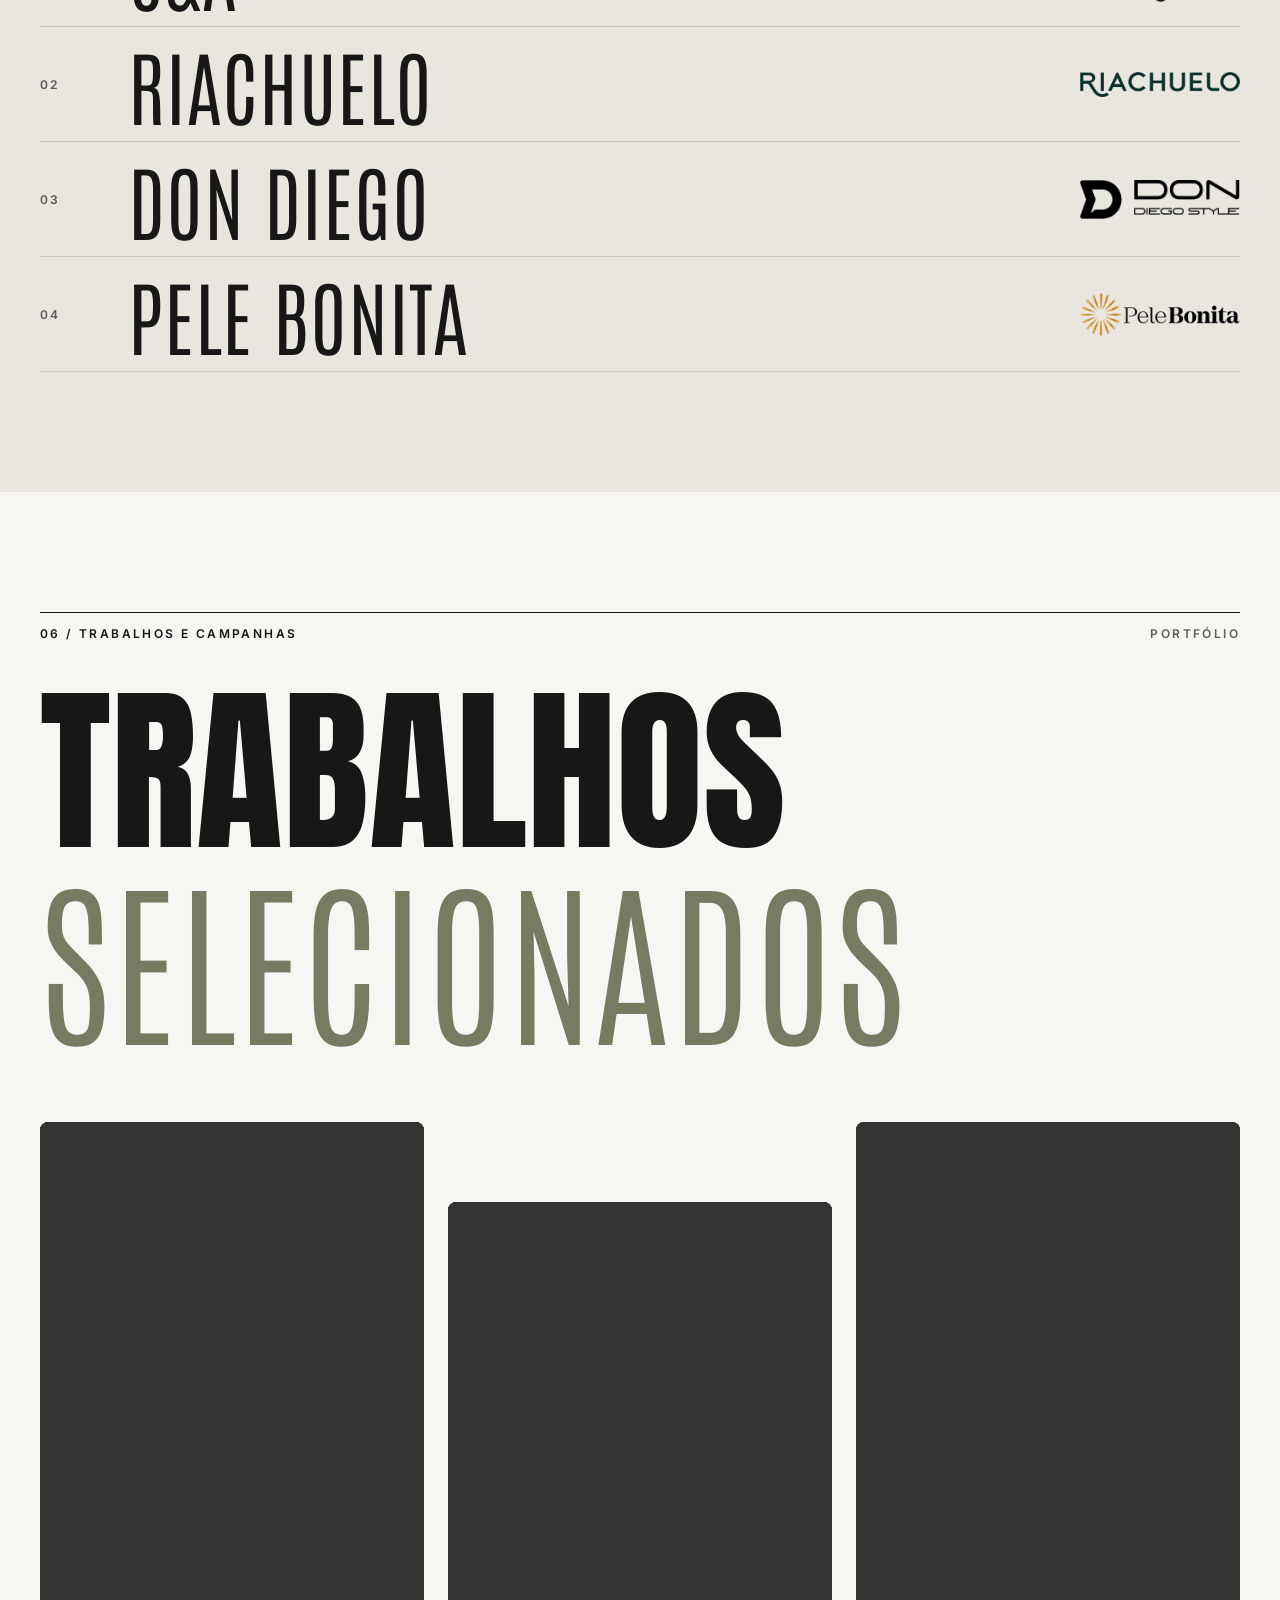
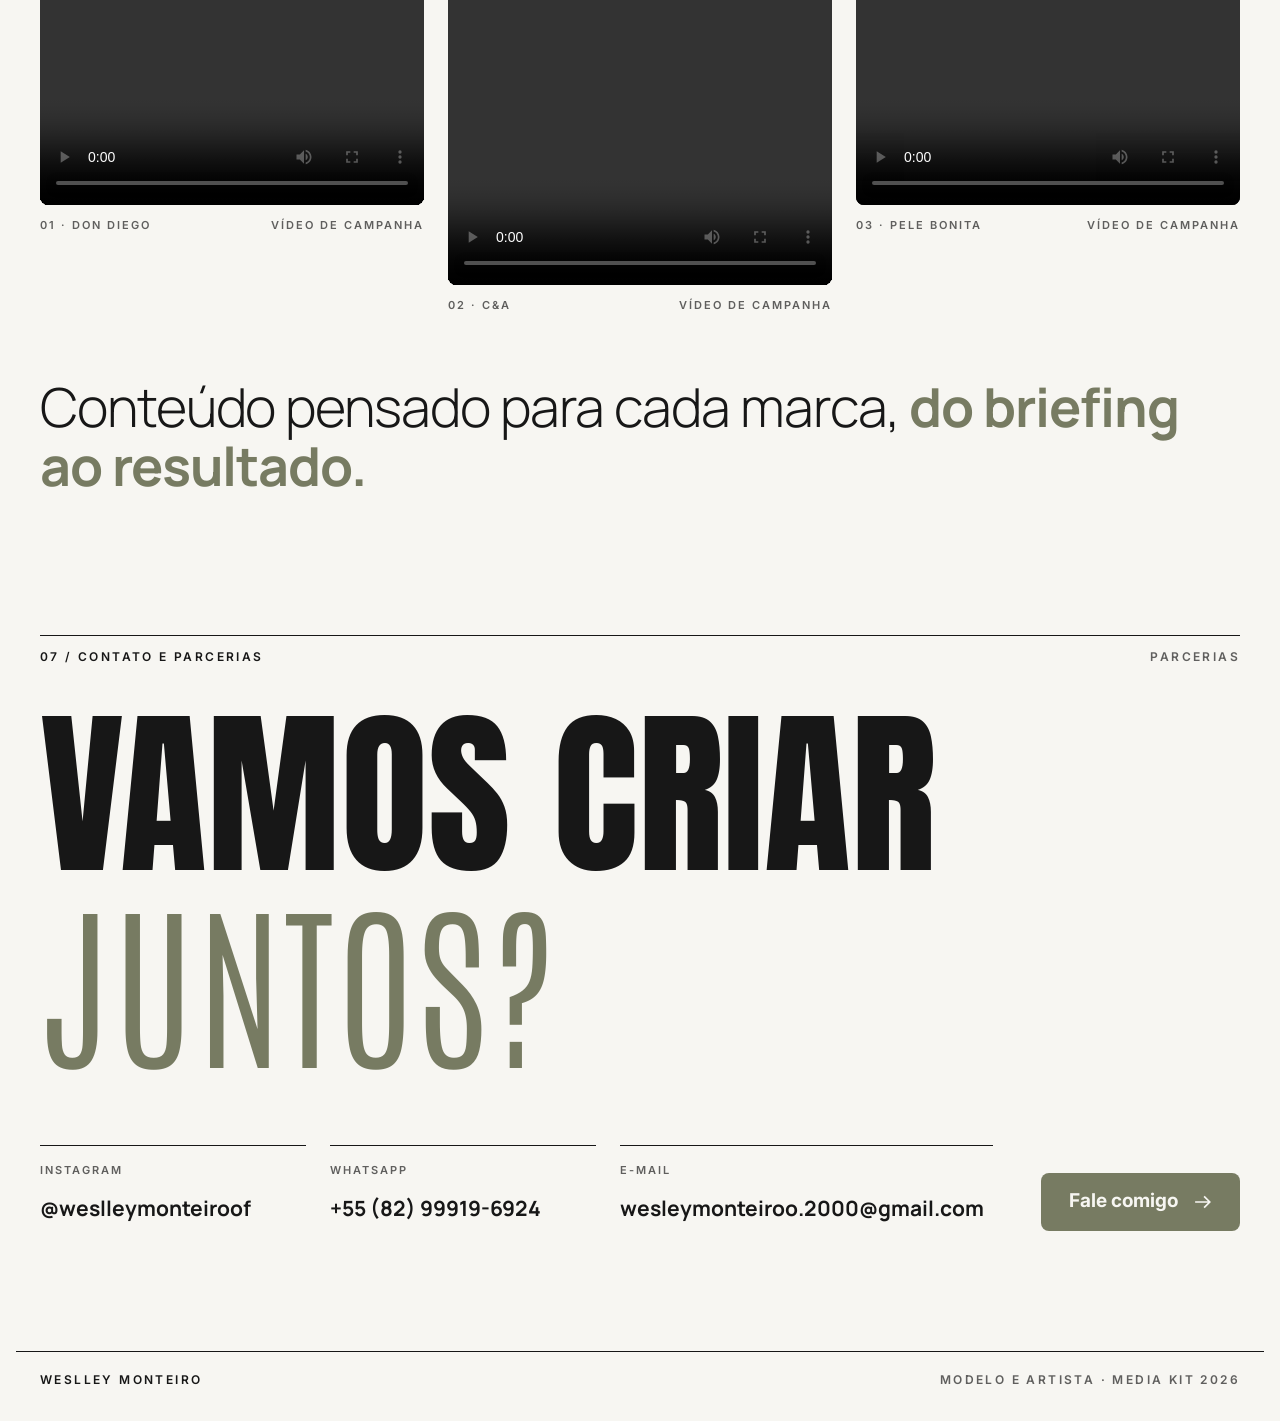
<file: public/index.html>
<!doctype html>
<html lang="pt-BR">

<head>
  <meta charset="utf-8">
  <meta name="viewport" content="width=device-width, initial-scale=1">

  <title>Weslley Monteiro · Modelo e artista · Media Kit</title>
  <meta name="description"
    content="Media kit de Weslley Monteiro, modelo e artista. Perfil, números, marcas parceiras e trabalhos para parcerias com marcas de qualquer segmento, em todo o Brasil.">
  <meta name="robots" content="index, follow">
  <meta name="author" content="Weslley Monteiro">
  <meta name="theme-color" content="#F7F6F2">
  <link rel="canonical" href="https://weslleymonteiro.vercel.app/">
  <link rel="icon" href="/favicon.ico" sizes="32x32">
  <link rel="icon" href="/assets/icons/favicon.svg" type="image/svg+xml">
  <link rel="apple-touch-icon" href="/assets/icons/apple-touch-icon.png">
  <link rel="manifest" href="/site.webmanifest">

  <meta property="og:type" content="profile">
  <meta property="og:locale" content="pt_BR">
  <meta property="og:site_name" content="Weslley Monteiro · Media Kit">
  <meta property="og:title" content="Weslley Monteiro · Modelo e artista · Media Kit">
  <meta property="og:description"
    content="Estratégia, criatividade e conteúdo para construir conexões reais entre marcas e pessoas. Parcerias em todo o Brasil.">
  <meta property="og:url" content="https://weslleymonteiro.vercel.app/">
  <meta property="og:image" content="https://weslleymonteiro.vercel.app/assets/img/og/og-image.jpg">
  <meta property="og:image:type" content="image/jpeg">
  <meta property="og:image:width" content="1200">
  <meta property="og:image:height" content="630">
  <meta property="og:image:alt" content="Weslley Monteiro em retrato de estúdio, olhando para a câmera">
  <meta property="profile:first_name" content="Weslley">
  <meta property="profile:last_name" content="Monteiro">

  <meta name="twitter:card" content="summary_large_image">
  <meta name="twitter:title" content="Weslley Monteiro · Modelo e artista · Media Kit">
  <meta name="twitter:description"
    content="Estratégia, criatividade e conteúdo para construir conexões reais entre marcas e pessoas. Parcerias em todo o Brasil.">
  <meta name="twitter:image" content="https://weslleymonteiro.vercel.app/assets/img/og/og-image.jpg">
  <meta name="twitter:image:alt" content="Weslley Monteiro em retrato de estúdio, olhando para a câmera">

  <script type="application/ld+json">
  {
    "@context": "https://schema.org",
    "@type": "ProfilePage",
    "url": "https://weslleymonteiro.vercel.app/",
    "name": "Weslley Monteiro · Modelo e artista · Media Kit",
    "inLanguage": "pt-BR",
    "mainEntity": {
      "@type": "Person",
      "name": "Weslley Monteiro",
      "jobTitle": "Modelo e artista",
      "url": "https://weslleymonteiro.vercel.app/",
      "image": "https://weslleymonteiro.vercel.app/assets/img/capa/weslley-monteiro-capa-1600.jpg",
      "sameAs": ["https://www.instagram.com/weslleymonteiroof/"],
      "workLocation": { "@type": "Country", "name": "Brasil" }
    }
  }
  </script>

  <link rel="preconnect" href="https://fonts.googleapis.com">
  <link rel="preconnect" href="https://fonts.gstatic.com" crossorigin>
  <link
    href="https://fonts.googleapis.com/css2?family=Anton&family=Antonio:wght@100..700&family=Manrope:wght@300;400;500;600;700;800&family=Inter:wght@400;500;600;700&display=swap"
    rel="stylesheet">

  <link rel="preload" as="image" type="image/webp" fetchpriority="high"
    href="assets/img/capa/weslley-monteiro-capa-1600.webp"
    imagesrcset="assets/img/capa/weslley-monteiro-capa-800.webp 800w, assets/img/capa/weslley-monteiro-capa-1600.webp 1600w"
    imagesizes="(max-width: 760px) calc(100vw - 40px), (max-width: 1024px) 50vw, 588px">

  <link rel="stylesheet" href="assets/css/base.css">
  <link rel="stylesheet" href="assets/css/layout.css">
  <link rel="stylesheet" href="assets/css/animacoes.css">

  <!-- Restaura a visibilidade se as animações não terminarem de inicializar em 3s. -->
  <script>
    document.documentElement.classList.add('js');
    setTimeout(function () { if (!window.animacoesProntas) document.documentElement.classList.remove('js'); }, 3000);
  </script>
  <script src="assets/js/animacoes.js" defer></script>
  <script src="assets/js/site.js" defer></script>
</head>

<body>
  <a class="pular-conteudo" href="#conteudo">Pular para o conteúdo</a>

  <header class="topo">
    <div class="container topo-inner">
      <p class="topo-edicao rotulo">Nº 01<span class="topo-ano" data-ano-atual=" · "></span></p>
      <nav class="topo-nav" aria-label="Principal">
        <ul>
          <li><a href="#sobre">Sobre</a></li>
          <li><a href="#ensaio">Ensaio</a></li>
          <li><a href="#numeros">Números</a></li>
          <li><a href="#marcas">Marcas</a></li>
          <li><a href="#trabalhos">Trabalhos</a></li>
          <li class="topo-nav-contato"><a href="#contato">Contato</a></li>
        </ul>
      </nav>
      <p class="topo-kit rotulo">Media Kit<span data-ano-atual=" · Edição "></span></p>
    </div>
  </header>

  <main id="conteudo">

    <section class="capa" id="capa" aria-label="Capa">
      <div class="container">
        <h1 class="nome">
          <span class="nome-forte"><span class="nome-mascara">Weslley</span></span>
          <span class="nome-delicada"><span class="nome-mascara">Monteiro</span></span>
        </h1>

        <div class="capa-faixa rotulo">
          <p class="capa-faixa-papel">Modelo e artista</p>
          <p class="capa-faixa-meio">Estratégia · Criatividade · Conteúdo</p>
          <p class="capa-faixa-local">
            <span class="so-desktop">Atuação em todo o Brasil</span>
            <span class="so-mobile">Todo o Brasil</span>
          </p>
        </div>

        <div class="capa-grid">
          <div class="capa-esq">
            <div class="capa-seguidores" data-revelar>
              <p class="numero-capa"><span data-contar="79.4" data-casas="1">79,4</span> <span
                  class="unidade">mil</span></p>
              <a class="legenda capa-instagram" href="https://www.instagram.com/weslleymonteiroof/" target="_blank"
                rel="noopener"
                aria-label="Seguidores no Instagram: abrir o perfil @weslleymonteiroof (nova aba)">Seguidores no
                Instagram
                <svg class="seta-diagonal" width="12" height="12" viewBox="0 0 16 16" aria-hidden="true"
                  focusable="false">
                  <path d="M4 12 12 4M5 4h7v7" fill="none" stroke="currentColor" stroke-width="1.5" />
                </svg></a>
            </div>
            <p class="frase frase--posicionamento capa-frase" data-revelar>Criatividade que <strong>conecta</strong>
              marcas e pessoas.</p>
            <p class="texto capa-apoio" data-revelar>Estratégia, criatividade e conteúdo para construir conexões reais
              entre marcas e pessoas.</p>
          </div>

          <figure class="capa-foto">
            <picture class="foto foto--capa">
              <source type="image/webp"
                srcset="assets/img/capa/weslley-monteiro-capa-800.webp 800w, assets/img/capa/weslley-monteiro-capa-1600.webp 1600w"
                sizes="(max-width: 760px) calc(100vw - 40px), (max-width: 1024px) 50vw, 588px">
              <img src="assets/img/capa/weslley-monteiro-capa-1600.jpg"
                srcset="assets/img/capa/weslley-monteiro-capa-800.jpg 800w, assets/img/capa/weslley-monteiro-capa-1600.jpg 1600w"
                sizes="(max-width: 760px) calc(100vw - 40px), (max-width: 1024px) 50vw, 588px" width="1600"
                height="2400" fetchpriority="high" decoding="async"
                alt="Weslley Monteiro em retrato de estúdio, com jaqueta de couro preta, olhando para a câmera">
            </picture>
          </figure>

          <div class="capa-dir">
            <p class="capa-especial" data-revelar>
              <span class="legenda">Especial</span>
              <span class="capa-especial-titulo">Marcas e parcerias</span>
            </p>
            <div class="capa-engajamento" data-revelar>
              <p class="numero-capa">+ 791 MIL</p>
              <p class="legenda">Visualizações mensais</p>
            </div>
            <a class="botao capa-botao" href="#contato" data-revelar data-botao-cortina>
              Quero uma parceria
              <svg class="botao-seta" width="16" height="16" viewBox="0 0 16 16" aria-hidden="true" focusable="false">
                <path d="M1 8h13M9 3l5 5-5 5" fill="none" stroke="currentColor" stroke-width="1.5" />
              </svg>
            </a>
          </div>
        </div>
      </div>
    </section>

    <section class="secao sobre" id="sobre" aria-labelledby="sobre-titulo">
      <div class="container">
        <div class="barra-secao" data-revelar>
          <span>02 / Sobre mim</span>
          <span>Perfil</span>
        </div>

        <h2 class="titulo" data-revelar id="sobre-titulo">Sobre <span class="delicada">mim</span></h2>

        <div class="sobre-grid">
          <p class="frase frase--apresentacao sobre-frase" data-revelar>Gosto de estar diante da câmera.
            É na troca com as pessoas que a minha <strong>personalidade ganha voz.</strong></p>

          <div class="sobre-fotos">
            <figure class="sobre-foto-bastidores">
              <picture class="foto foto--3x4" data-cortina>
                <source type="image/webp"
                  srcset="assets/img/sobre/weslley-monteiro-bastidores-800.webp 800w, assets/img/sobre/weslley-monteiro-bastidores-1600.webp 1600w"
                  sizes="(max-width: 760px) 50vw, (max-width: 1024px) 32vw, 384px">
                <img src="assets/img/sobre/weslley-monteiro-bastidores-1600.jpg"
                  srcset="assets/img/sobre/weslley-monteiro-bastidores-800.jpg 800w, assets/img/sobre/weslley-monteiro-bastidores-1600.jpg 1600w"
                  sizes="(max-width: 760px) 50vw, (max-width: 1024px) 32vw, 384px" width="1600" height="2401"
                  loading="lazy" decoding="async"
                  alt="Bastidores do ensaio: Weslley sentado em uma cadeira no estúdio, com a iluminação aparente">
              </picture>
            </figure>

            <figure class="sobre-foto-perfil">
              <picture class="foto foto--1x1" data-cortina>
                <source type="image/webp"
                  srcset="assets/img/sobre/weslley-monteiro-perfil-800.webp 800w, assets/img/sobre/weslley-monteiro-perfil-1600.webp 1600w"
                  sizes="50vw">
                <img src="assets/img/sobre/weslley-monteiro-perfil-1600.jpg"
                  srcset="assets/img/sobre/weslley-monteiro-perfil-800.jpg 800w, assets/img/sobre/weslley-monteiro-perfil-1600.jpg 1600w"
                  sizes="50vw" width="1600" height="2295" loading="lazy" decoding="async"
                  alt="Retrato de perfil de Weslley com casaco escuro">
              </picture>
              <figcaption class="legenda">Perfil</figcaption>
            </figure>
          </div>

          <div class="sobre-textos" data-revelar>
            <p class="texto bio">Sou Weslley Monteiro, modelo e artista, tenho 24 anos.
              Extrovertido e de personalidade forte, valorizo a sinceridade e a conexão com as pessoas.
              Gosto de viajar, descobrir novas culturas e me desafiar.
              Levo essa curiosidade e meu jeito autêntico para cada trabalho.</p>
            <p class="texto"><strong>Experiência.</strong> Campanhas para C&amp;A, Don Diego e Pele Bonita,
              unindo imagem, personalidade e conexão com o público.
              Busco parcerias em que meu jeito de ser faça parte da história da marca.</p>
          </div>

          <dl class="sobre-lista" data-revelar-grupo>
            <div class="sobre-lista-item">
              <dt class="legenda">Medidas</dt>
              <dd>
                <dl class="medidas">
                  <div>
                    <dt>Altura</dt>
                    <dd>1,87 m</dd>
                  </div>
                  <div>
                    <dt>Tórax</dt>
                    <dd>00</dd>
                  </div>
                  <div>
                    <dt>Cintura</dt>
                    <dd>44</dd>
                  </div>
                  <div>
                    <dt>Manequim</dt>
                    <dd>G</dd>
                  </div>
                  <div>
                    <dt>Calçado</dt>
                    <dd>44</dd>
                  </div>
                </dl>
              </dd>
            </div>
            <div class="sobre-lista-item">
              <dt class="legenda">Diferenciais</dt>
              <dd class="texto">Presença diante da câmera, personalidade forte e facilidade para me conectar com
                as pessoas. Levo espontaneidade e sinceridade para cada trabalho, sem perder meu jeito de ser.</dd>
            </div>
            <div class="sobre-lista-item">
              <dt class="legenda">Com marcas</dt>
              <dd class="texto">Busco parcerias com liberdade para criar e me expressar com autenticidade.
                Gosto de entender a proposta da marca e aproximá-la de quem me acompanha, com uma comunicação
                natural e com a minha personalidade.</dd>
            </div>
          </dl>
        </div>
      </div>
    </section>

    <section class="secao ensaio" id="ensaio" aria-labelledby="ensaio-titulo">
      <div class="container">
        <div class="barra-secao" data-revelar>
          <span>03 / Ensaio fotográfico</span>
          <span>Galeria</span>
        </div>

        <h2 class="titulo" data-revelar id="ensaio-titulo">Ensaio <span class="delicada">fotográfico</span></h2>

        <div class="ensaio-galeria">
          <figure class="ensaio-item ensaio-01">
            <picture class="foto foto--4x5" data-cortina>
              <source type="image/webp"
                srcset="assets/img/ensaio/weslley-monteiro-ensaio-01-preto-e-branco-800.webp 800w, assets/img/ensaio/weslley-monteiro-ensaio-01-preto-e-branco-1600.webp 1600w"
                sizes="(max-width: 760px) calc(100vw - 40px), (max-width: 1024px) 58vw, 690px">
              <img src="assets/img/ensaio/weslley-monteiro-ensaio-01-preto-e-branco-1600.jpg"
                srcset="assets/img/ensaio/weslley-monteiro-ensaio-01-preto-e-branco-800.jpg 800w, assets/img/ensaio/weslley-monteiro-ensaio-01-preto-e-branco-1600.jpg 1600w"
                sizes="(max-width: 760px) calc(100vw - 40px), (max-width: 1024px) 58vw, 690px" width="1600"
                height="2401" loading="lazy" decoding="async"
                alt="Foto em preto e branco com efeito de movimento: Weslley sentado em um banco alto">
            </picture>
            <figcaption class="legenda legenda--dupla"><span>01 · Ensaio em estúdio</span><span>Preto e branco</span>
            </figcaption>
          </figure>

          <figure class="ensaio-item ensaio-02">
            <picture class="foto foto--9x16" data-cortina>
              <source type="image/webp"
                srcset="assets/img/ensaio/weslley-monteiro-ensaio-02-jaqueta-jeans-800.webp 800w, assets/img/ensaio/weslley-monteiro-ensaio-02-jaqueta-jeans-1600.webp 1600w"
                sizes="(max-width: 760px) 50vw, (max-width: 1024px) 32vw, 384px">
              <img src="assets/img/ensaio/weslley-monteiro-ensaio-02-jaqueta-jeans-1600.jpg"
                srcset="assets/img/ensaio/weslley-monteiro-ensaio-02-jaqueta-jeans-800.jpg 800w, assets/img/ensaio/weslley-monteiro-ensaio-02-jaqueta-jeans-1600.jpg 1600w"
                sizes="(max-width: 760px) 50vw, (max-width: 1024px) 32vw, 384px" width="1600" height="2400"
                loading="lazy" decoding="async"
                alt="Retrato em preto e branco de Weslley com jaqueta jeans, em fundo escuro">
            </picture>
            <figcaption class="legenda legenda--dupla"><span>02 · Retrato</span><span>Jaqueta jeans</span></figcaption>
          </figure>

          <figure class="ensaio-item ensaio-03">
            <picture class="foto foto--1x1" data-cortina>
              <source type="image/webp"
                srcset="assets/img/ensaio/weslley-monteiro-ensaio-03-tricot-800.webp 800w, assets/img/ensaio/weslley-monteiro-ensaio-03-tricot-1600.webp 1600w"
                sizes="(max-width: 760px) 50vw, (max-width: 1024px) 32vw, 384px">
              <img src="assets/img/ensaio/weslley-monteiro-ensaio-03-tricot-1600.jpg"
                srcset="assets/img/ensaio/weslley-monteiro-ensaio-03-tricot-800.jpg 800w, assets/img/ensaio/weslley-monteiro-ensaio-03-tricot-1600.jpg 1600w"
                sizes="(max-width: 760px) 50vw, (max-width: 1024px) 32vw, 384px" width="1600" height="2400"
                loading="lazy" decoding="async" alt="Retrato em preto e branco de Weslley com suéter de tricô claro">
            </picture>
            <figcaption class="legenda legenda--dupla"><span>03 · Retrato</span><span>Tricô</span></figcaption>
          </figure>

          <figure class="ensaio-item ensaio-04">
            <picture class="foto foto--4x3" data-cortina>
              <source type="image/webp"
                srcset="assets/img/ensaio/weslley-monteiro-ensaio-04-fundo-laranja-800.webp 800w, assets/img/ensaio/weslley-monteiro-ensaio-04-fundo-laranja-1600.webp 1600w"
                sizes="(max-width: 760px) calc(100vw - 40px), (max-width: 1024px) 50vw, 588px">
              <img src="assets/img/ensaio/weslley-monteiro-ensaio-04-fundo-laranja-1600.jpg"
                srcset="assets/img/ensaio/weslley-monteiro-ensaio-04-fundo-laranja-800.jpg 800w, assets/img/ensaio/weslley-monteiro-ensaio-04-fundo-laranja-1600.jpg 1600w"
                sizes="(max-width: 760px) calc(100vw - 40px), (max-width: 1024px) 50vw, 588px" width="1600"
                height="2400" loading="lazy" decoding="async"
                alt="Weslley com jaqueta de couro marrom em fundo laranja">
            </picture>
            <figcaption class="legenda legenda--dupla"><span>04 · Cor</span><span>Fundo laranja</span></figcaption>
          </figure>

          <figure class="ensaio-item ensaio-05">
            <div class="ensaio-sequencia">
              <picture class="foto foto--2x3" data-cortina>
                <source type="image/webp"
                  srcset="assets/img/ensaio/weslley-monteiro-ensaio-05-sequencia-01-800.webp 800w, assets/img/ensaio/weslley-monteiro-ensaio-05-sequencia-01-1600.webp 1600w"
                  sizes="(max-width: 760px) 33vw, (max-width: 1024px) 32vw, 384px">
                <img src="assets/img/ensaio/weslley-monteiro-ensaio-05-sequencia-01-1600.jpg"
                  srcset="assets/img/ensaio/weslley-monteiro-ensaio-05-sequencia-01-800.jpg 800w, assets/img/ensaio/weslley-monteiro-ensaio-05-sequencia-01-1600.jpg 1600w"
                  sizes="(max-width: 760px) 33vw, (max-width: 1024px) 32vw, 384px" width="1600" height="2400"
                  loading="lazy" decoding="async"
                  alt="Sequência de movimento 1: Weslley de corpo inteiro, de jaqueta marrom, gravata e óculos escuros">
              </picture>
              <picture class="foto foto--2x3" data-cortina>
                <source type="image/webp"
                  srcset="assets/img/ensaio/weslley-monteiro-ensaio-05-sequencia-02-800.webp 800w, assets/img/ensaio/weslley-monteiro-ensaio-05-sequencia-02-1600.webp 1600w"
                  sizes="(max-width: 760px) 33vw, (max-width: 1024px) 32vw, 384px">
                <img src="assets/img/ensaio/weslley-monteiro-ensaio-05-sequencia-02-1600.jpg"
                  srcset="assets/img/ensaio/weslley-monteiro-ensaio-05-sequencia-02-800.jpg 800w, assets/img/ensaio/weslley-monteiro-ensaio-05-sequencia-02-1600.jpg 1600w"
                  sizes="(max-width: 760px) 33vw, (max-width: 1024px) 32vw, 384px" width="1600" height="2233"
                  loading="lazy" decoding="async"
                  alt="Sequência de movimento 2: Weslley em pose dinâmica, com o corpo em movimento">
              </picture>
              <picture class="foto foto--2x3" data-cortina>
                <source type="image/webp"
                  srcset="assets/img/ensaio/weslley-monteiro-ensaio-05-sequencia-03-800.webp 800w, assets/img/ensaio/weslley-monteiro-ensaio-05-sequencia-03-1600.webp 1600w"
                  sizes="(max-width: 760px) 33vw, (max-width: 1024px) 32vw, 384px">
                <img src="assets/img/ensaio/weslley-monteiro-ensaio-05-sequencia-03-1600.jpg"
                  srcset="assets/img/ensaio/weslley-monteiro-ensaio-05-sequencia-03-800.jpg 800w, assets/img/ensaio/weslley-monteiro-ensaio-05-sequencia-03-1600.jpg 1600w"
                  sizes="(max-width: 760px) 33vw, (max-width: 1024px) 32vw, 384px" width="1600" height="2400"
                  loading="lazy" decoding="async"
                  alt="Sequência de movimento 3: Weslley inclinado para trás em pose editorial">
              </picture>
            </div>
            <figcaption class="legenda legenda--dupla"><span>05 · Sequência</span><span>Movimento</span></figcaption>
          </figure>
        </div>

        <div class="instagram-chamada">
          <a class="instagram-handle" href="https://www.instagram.com/weslleymonteiroof/" target="_blank" rel="noopener"
            data-revelar aria-label="Abrir o perfil @weslleymonteiroof no Instagram (nova aba)">
            <span class="instagram-handle-texto">@weslley<span class="delicada">monteiroof</span></span>
            <svg class="seta-diagonal" width="40" height="40" viewBox="0 0 16 16" aria-hidden="true" focusable="false">
              <path d="M4 12 12 4M5 4h7v7" fill="none" stroke="currentColor" stroke-width="1.5" />
            </svg>
          </a>
          <div class="instagram-info" data-revelar>
            <p class="legenda">Instagram · <span data-contar="79.4" data-casas="1">79,4</span> mil seguidores</p>
            <p class="texto">Acompanhe ensaios, bastidores e novidades direto no perfil.</p>
            <a class="botao instagram-botao" href="https://www.instagram.com/weslleymonteiroof/" target="_blank"
              rel="noopener" data-botao-cortina>
              Seguir no Instagram
              <svg class="botao-seta" width="16" height="16" viewBox="0 0 16 16" aria-hidden="true" focusable="false">
                <path d="M1 8h13M9 3l5 5-5 5" fill="none" stroke="currentColor" stroke-width="1.5" />
              </svg>
            </a>
          </div>
        </div>
      </div>
    </section>

    <section class="secao secao--escura numeros" id="numeros" aria-labelledby="numeros-titulo">
      <div class="container">
        <div class="barra-secao" data-revelar>
          <span>04 / Números e resultados</span>
        </div>

        <h2 class="titulo" data-revelar id="numeros-titulo">Em <span class="delicada">números</span></h2>

        <dl class="numeros-lista" data-revelar-grupo>
          <div class="numeros-item numeros-item--principal">
            <dt class="legenda">Seguidores no Instagram</dt>
            <dd class="numero-grande"><span data-contar="79.4" data-casas="1">79,6</span> <span
                class="unidade">mil</span></dd>
          </div>
          <div class="numeros-item">
            <dt class="legenda">Alcance médio mensal</dt>
            <dd class="numero-grande">400 mil</dd>
          </div>
          <div class="numeros-item">
            <dt class="legenda">Visualizações</dt>
            <dd class="numero-grande">791.3 mil</dd>
          </div>
          <div class="numeros-item">
            <dt class="legenda">Campanhas realizadas</dt>
            <dd class="numero-grande">4</dd>
          </div>
        </dl>

        <a class="rotulo numeros-instagram" href="https://www.instagram.com/weslleymonteiroof/" target="_blank"
          rel="noopener" data-revelar>
          Conferir no Instagram <svg class="seta-diagonal" width="12" height="12" viewBox="0 0 16 16" aria-hidden="true"
            focusable="false">
            <path d="M4 12 12 4M5 4h7v7" fill="none" stroke="currentColor" stroke-width="1.5" />
          </svg>
        </a>

      </div>
    </section>

    <section class="secao secao--areia marcas" id="marcas" aria-labelledby="marcas-titulo">
      <div class="container">
        <div class="barra-secao" data-revelar>
          <span>05 / Marcas e parcerias</span>
          <span>Índice</span>
        </div>

        <div class="marcas-cabecalho">
          <h2 class="titulo" data-revelar id="marcas-titulo">Marcas <span class="delicada">parceiras</span></h2>
          <p class="texto marcas-intro" data-revelar>Do varejo nacional a marcas locais: parcerias em segmentos
            diferentes, com o mesmo cuidado em cada detalhe.</p>
        </div>

        <ol class="marcas-lista" data-revelar-grupo>
          <li><span class="marcas-num">01</span><span class="marcas-nome">C&amp;A</span><span class="marcas-logo">
              <img src="assets/logos/cea.png" alt="Logotipo C&amp;A" width="85" height="65" loading="lazy"
                decoding="async">
            </span></li>
          <li><span class="marcas-num">02</span><span class="marcas-nome">Riachuelo</span><span class="marcas-logo">
              <img src="assets/logos/riachuelo.png" width="800" height="127" alt="Logotipo Riachuelo" loading="lazy"
                decoding="async">
            </span></li>
          <li><span class="marcas-num">03</span><span class="marcas-nome">Don Diego</span><span
              class="marcas-logo marcas-logo--don-diego">
              <img src="assets/logos/don-diego.png" alt="Logotipo Don Diego Style" width="183" height="45"
                loading="lazy" decoding="async">
            </span></li>
          <li><span class="marcas-num">04</span><span class="marcas-nome">Pele Bonita</span><span class="marcas-logo">
              <img src="assets/logos/pele-bonita.png" width="800" height="213" alt="Logotipo Pele Bonita" loading="lazy"
                decoding="async">
            </span></li>
        </ol>
      </div>
    </section>

    <section class="secao trabalhos" id="trabalhos" aria-labelledby="trabalhos-titulo">
      <div class="container">
        <div class="barra-secao" data-revelar>
          <span>06 / Trabalhos e campanhas</span>
          <span>Portfólio</span>
        </div>

        <h2 class="titulo" data-revelar id="trabalhos-titulo">Trabalhos <span class="delicada">selecionados</span></h2>

        <div class="trabalhos-galeria">
          <figure class="trabalho trabalho-01" data-revelar>
            <video class="trabalho-video" width="720" height="1280" controls playsinline preload="metadata"
              aria-label="Vídeo da campanha Don Diego">
              <source src="assets/video/don-diego/weslley-monteiro-campanha-don-diego.mp4#t=0.001" type="video/mp4">
              Seu navegador não suporta vídeos. <a
                href="assets/video/don-diego/weslley-monteiro-campanha-don-diego.mp4">Assistir ao vídeo da Don
                Diego</a>.
            </video>
            <figcaption class="legenda legenda--dupla"><span>01 · Don Diego</span><span>Vídeo de campanha</span>
            </figcaption>
          </figure>

          <figure class="trabalho trabalho-02" data-revelar>
            <video class="trabalho-video" width="720" height="1280" controls playsinline preload="metadata"
              aria-label="Vídeo da campanha C&amp;A">
              <source src="assets/video/cea/weslley-monteiro-campanha-cea.mp4#t=0.001" type="video/mp4">
              Seu navegador não suporta vídeos. <a href="assets/video/cea/weslley-monteiro-campanha-cea.mp4">Assistir ao
                vídeo da C&amp;A</a>.
            </video>
            <figcaption class="legenda legenda--dupla"><span>02 · C&amp;A</span><span>Vídeo de campanha</span>
            </figcaption>
          </figure>

          <p class="frase frase--citacao trabalhos-citacao" data-revelar>Conteúdo pensado para cada marca, <strong>do
              briefing ao resultado.</strong></p>

          <figure class="trabalho trabalho-03" data-revelar>
            <video class="trabalho-video" width="720" height="1280" controls playsinline preload="metadata"
              aria-label="Vídeo da campanha Pele Bonita">
              <source src="assets/video/pele-bonita/weslley-monteiro-campanha-pele-bonita.mp4#t=0.001" type="video/mp4">
              Seu navegador não suporta vídeos. <a
                href="assets/video/pele-bonita/weslley-monteiro-campanha-pele-bonita.mp4">Assistir ao vídeo da Pele
                Bonita</a>.
            </video>
            <figcaption class="legenda legenda--dupla"><span>03 · Pele Bonita</span><span>Vídeo de campanha</span>
            </figcaption>
          </figure>
        </div>
      </div>
    </section>

    <section class="secao contato" id="contato" aria-labelledby="contato-titulo">
      <div class="container">
        <div class="barra-secao" data-revelar>
          <span>07 / Contato e parcerias</span>
          <span>Parcerias</span>
        </div>

        <h2 class="titulo" data-revelar id="contato-titulo">Vamos criar <span class="delicada">juntos?</span></h2>

        <div class="contato-grid">
          <ul class="contato-lista" data-revelar-grupo>
            <li class="contato-item">
              <span class="legenda">Instagram</span>
              <a class="valor" href="https://www.instagram.com/weslleymonteiroof/" target="_blank" rel="noopener"
                data-texto="@weslleymonteiroof"><span class="contato-texto">@weslleymonteiroof</span></a>
            </li>
            <li class="contato-item">
              <span class="legenda">WhatsApp</span>
              <a class="valor" href="https://wa.me/5582999196924" target="_blank" rel="noopener"
                data-texto="+55 (82) 99919-6924"><span class="contato-texto">+55 (82) 99919-6924</span></a>
            </li>
            <li class="contato-item">
              <span class="legenda">E-mail</span>
              <a class="valor" href="mailto:wesleymonteiroo.2000@gmail.com"
                data-texto="wesleymonteiroo.2000@gmail.com"><span
                  class="contato-texto">wesleymonteiroo.2000@gmail.com</span></a>
            </li>
          </ul>

          <a class="botao botao--oliva contato-botao" data-revelar data-botao-cortina href="https://wa.me/5582999196924"
            target="_blank" rel="noopener">
            Fale comigo
            <svg class="botao-seta" width="18" height="18" viewBox="0 0 16 16" aria-hidden="true" focusable="false">
              <path d="M1 8h13M9 3l5 5-5 5" fill="none" stroke="currentColor" stroke-width="1.5" />
            </svg>
          </a>
        </div>
      </div>
    </section>

  </main>

  <footer class="rodape">
    <div class="container rodape-inner">
      <p class="rotulo">Weslley Monteiro</p>
      <p class="rotulo">Modelo e artista · Media Kit<span data-ano-atual=" "></span></p>
    </div>
  </footer>

  <a class="voltar-topo" href="#capa" data-botao-cortina>
    <span class="visualmente-oculto">Voltar ao topo</span>
    <svg class="voltar-topo-seta" width="18" height="18" viewBox="0 0 16 16" aria-hidden="true" focusable="false">
      <path d="M8 15V2M3 7l5-5 5 5" fill="none" stroke="currentColor" stroke-width="1.5" />
    </svg>
  </a>
</body>

</html>
</file>
<file: css/base.css>
/* Tokens
   ========================================================================== */

:root {
  --off-white: #F7F6F2;
  --preto: #171717;
  --areia: #E8E6DF;
  --oliva: #777B62;
  --texto-sec: rgba(23,23,23,0.68);
  --texto-sec-escuro: rgba(247,246,242,0.7);
  --linha: rgba(23,23,23,0.14);
  --linha-escuro: rgba(247,246,242,0.16);

  --font-forte: 'Anton', sans-serif;
  --font-delicada: 'Antonio', sans-serif;
  --font-destaque: 'Manrope', sans-serif;
  --font-texto: 'Inter', system-ui, sans-serif;

  --container: 1200px;
  --pad-lateral: 24px;
  --gutter: 24px;
  --espaco-secao: 120px;
  --raio: 8px;
}

/* Reset leve
   ========================================================================== */

*,
*::before,
*::after {
  box-sizing: border-box;
}

html {
  -webkit-text-size-adjust: 100%;
  text-size-adjust: 100%;
}

body {
  margin: 0;
  background: var(--off-white);
  color: var(--preto);
  font-family: var(--font-texto);
  font-size: 16px;
  line-height: 1.6;
  -webkit-font-smoothing: antialiased;
  -moz-osx-font-smoothing: grayscale;
  overflow-x: clip;
}

h1, h2, h3, p, figure, blockquote, dl, dd, ol, ul {
  margin: 0;
}

ol, ul {
  padding: 0;
  list-style: none;
}

img, picture, svg {
  display: block;
  max-width: 100%;
}

a {
  color: inherit;
  text-decoration: none;
}

strong {
  font-weight: 700;
}

:focus-visible {
  outline: 2px solid currentColor;
  outline-offset: 3px;
  border-radius: 2px;
}

/* Utilitários
   ========================================================================== */

.visualmente-oculto {
  position: absolute;
  width: 1px;
  height: 1px;
  padding: 0;
  margin: -1px;
  overflow: hidden;
  clip: rect(0 0 0 0);
  white-space: nowrap;
  border: 0;
}

.pular-conteudo {
  position: absolute;
  top: 8px;
  left: 8px;
  z-index: 100;
  display: inline-flex;
  align-items: center;
  min-height: 44px;
  padding: 0 16px;
  background: var(--preto);
  color: var(--off-white);
  font-weight: 600;
  font-size: 14px;
  border-radius: var(--raio);
  transform: translateY(-200%);
}

.pular-conteudo:focus {
  transform: none;
}

/* Tipografia
   ========================================================================== */

.titulo {
  font-family: var(--font-forte);
  font-weight: 400;
  font-size: clamp(64px, 14vw, 200px);
  line-height: .9;
  letter-spacing: 0;
  text-transform: uppercase;
}

.titulo .delicada {
  display: inline-block;
  padding-top: .12em; /* espaço para acentos (Á, Ú) quando quebra a linha */
  font-family: var(--font-delicada);
  font-weight: 200;
  color: var(--oliva);
  letter-spacing: .01em;
}

.rotulo {
  font-family: var(--font-texto);
  font-weight: 600;
  font-size: 12px;
  line-height: 1.4;
  letter-spacing: .2em;
  text-transform: uppercase;
}

.legenda {
  font-family: var(--font-texto);
  font-weight: 600;
  font-size: 11px;
  line-height: 1.5;
  letter-spacing: .18em;
  text-transform: uppercase;
  color: var(--texto-sec);
}

.legenda--dupla {
  display: flex;
  flex-wrap: wrap;
  justify-content: space-between;
  gap: 4px 16px;
}

.texto {
  font-family: var(--font-texto);
  font-weight: 400;
  font-size: 16px;
  line-height: 1.65;
  color: var(--texto-sec);
}

.texto strong {
  font-weight: 600;
  color: var(--preto);
}

/* Frases em Manrope: light com palavra-chave bold oliva */
.frase {
  font-family: var(--font-destaque);
  font-weight: 300;
  color: var(--preto);
}

.frase strong {
  font-weight: 700;
  color: var(--oliva);
}

.frase--apresentacao {
  font-size: clamp(24px, 2.6vw, 36px);
  line-height: 1.22;
  letter-spacing: -0.02em;
}

.frase--posicionamento {
  font-size: clamp(26px, 2.4vw, 34px);
  line-height: 1.15;
  letter-spacing: -0.02em;
}

.frase--citacao {
  font-size: clamp(30px, 4.2vw, 60px);
  line-height: 1.1;
  letter-spacing: -0.02em;
}

.valor {
  font-family: var(--font-destaque);
  font-weight: 600;
  font-size: 21px;
  line-height: 1.3;
  color: var(--preto);
}

.numero-capa,
.numero-grande {
  font-family: var(--font-forte);
  font-weight: 400;
  line-height: 1;
  text-transform: uppercase;
}

.numero-capa {
  font-size: clamp(40px, 4vw, 56px);
}

.numero-grande {
  font-size: clamp(64px, 10vw, 152px);
}

.unidade {
  font-family: var(--font-delicada);
  font-weight: 300;
}

/* Botões
   ========================================================================== */

.botao {
  display: inline-flex;
  align-items: center;
  justify-content: space-between;
  gap: 16px;
  min-height: 52px;
  padding: 0 24px;
  border: 1px solid var(--preto); /* mantém o contorno quando a cortina clara cobre o botão */
  border-radius: var(--raio);
  background: var(--preto);
  color: var(--off-white);
  font-family: var(--font-texto);
  font-weight: 600;
  font-size: 15px;
  line-height: 1.2;
  white-space: nowrap;
}

.botao:focus-visible {
  outline-color: var(--preto);
}

.botao--oliva {
  min-height: 58px;
  padding: 0 28px;
  border: 0;
  background: var(--oliva);
  font-weight: 700;
  font-size: 19px;
}

.botao--oliva:focus-visible {
  outline-color: var(--oliva);
}

.botao-seta {
  flex: none;
}

/* Fotos e placeholders
   ========================================================================== */

.foto {
  display: block;
  position: relative;
  overflow: hidden;
  border-radius: var(--raio);
  background: var(--areia);
}

.foto img {
  width: 100%;
  height: 100%;
  object-fit: cover;
}

.foto--3x4  { aspect-ratio: 3 / 4; }
.foto--4x5  { aspect-ratio: 4 / 5; }
.foto--9x16 { aspect-ratio: 9 / 16; }
.foto--1x1  { aspect-ratio: 1 / 1; }
.foto--4x3  { aspect-ratio: 4 / 3; }
.foto--2x3  { aspect-ratio: 2 / 3; }
.foto--21x9 { aspect-ratio: 21 / 9; }

.placeholder {
  display: flex;
  align-items: center;
  justify-content: center;
  padding: 16px;
  text-align: center;
  font-family: var(--font-texto);
  font-weight: 600;
  font-size: 11px;
  letter-spacing: .18em;
  text-transform: uppercase;
  color: var(--texto-sec);
}

.placeholder--escuro {
  background: var(--preto);
  color: var(--texto-sec-escuro);
}

figcaption {
  margin-top: 12px;
}
</file>
<file: css/layout.css>
/* Container e grid
   ========================================================================== */

.container {
  box-sizing: content-box;
  max-width: var(--container);
  margin: 0 auto;
  padding: 0 var(--pad-lateral);
}

.so-mobile,
.topo-ano {
  display: none;
}

/* Seções
   ========================================================================== */

.secao {
  padding-top: var(--espaco-secao);
}

.secao--escura,
.secao--areia {
  margin-top: var(--espaco-secao);
  padding-bottom: var(--espaco-secao);
}

.secao--escura {
  background: var(--preto);
  color: var(--off-white);
}

.secao--areia {
  background: var(--areia);
}

.barra-secao {
  position: relative;
  display: flex;
  justify-content: space-between;
  gap: 16px;
  padding-top: 14px;
  font-family: var(--font-texto);
  font-weight: 600;
  font-size: 12px;
  line-height: 1.4;
  letter-spacing: .2em;
  text-transform: uppercase;
}

/* Linha superior como pseudo-elemento, para poder ser desenhada (animacoes.css) */
.barra-secao::before {
  content: "";
  position: absolute;
  top: 0;
  left: 0;
  right: 0;
  height: 1px;
  background: var(--cor-linha, var(--preto));
  transform-origin: left;
}

.barra-secao span:last-child {
  color: var(--texto-sec);
  text-align: right;
}

.secao .titulo {
  margin-top: 48px;
}

/* Topo
   ========================================================================== */

.topo {
  position: sticky;
  top: 0;
  z-index: 50;
  background: var(--off-white);
}

.topo::after {
  content: "";
  position: absolute;
  left: 0;
  right: 0;
  bottom: 0;
  height: 1px;
  background: var(--preto);
  transform-origin: left;
}

/* Âncoras do menu não ficam atrás do topo fixo */
main [id] {
  scroll-margin-top: 64px;
}

.topo-inner {
  display: grid;
  grid-template-columns: 1fr auto 1fr;
  align-items: center;
  gap: 24px;
  min-height: 56px;
}

.topo-kit {
  text-align: right;
}

.topo-nav ul {
  display: flex;
  gap: 4px;
}

.topo-nav a {
  display: inline-flex;
  align-items: center;
  min-height: 44px;
  padding: 0 12px;
  font-weight: 600;
  font-size: 12px;
  letter-spacing: .2em;
  text-transform: uppercase;
}

/* 01 · Capa
   ========================================================================== */

.capa {
  padding-top: 40px;
}

.nome {
  font-family: var(--font-forte);
  font-weight: 400;
  font-size: clamp(64px, 12vw, 176px);
  line-height: .92;
  letter-spacing: 0;
  text-transform: uppercase;
  text-align: center;
}

.nome-delicada {
  font-family: var(--font-delicada);
  font-weight: 200;
  letter-spacing: .01em;
}

.capa-faixa {
  display: grid;
  grid-template-columns: 1fr auto 1fr;
  align-items: center;
  gap: 24px;
  margin-top: 28px;
  position: relative;
  padding: 14px 0;
  border-bottom: 1px solid var(--areia);
}

.capa-faixa::before {
  content: "";
  position: absolute;
  top: 0;
  left: 0;
  right: 0;
  height: 1px;
  background: var(--preto);
  transform-origin: left;
}

.capa-faixa-papel {
  display: flex;
  align-items: center;
  gap: 12px;
}

/* Traço oliva antes de "Modelo e artista" */
.capa-faixa-papel::before {
  content: "";
  flex: none;
  width: 28px;
  height: 2px;
  background: var(--oliva);
}

.capa-faixa-meio {
  color: var(--texto-sec);
}

.capa-faixa-local {
  text-align: right;
}

.capa-grid {
  display: grid;
  grid-template-columns: repeat(12, minmax(0, 1fr));
  column-gap: var(--gutter);
  margin-top: 48px;
}

.capa-esq {
  grid-column: 1 / span 3;
  display: flex;
  flex-direction: column;
  justify-content: space-between;
  gap: 40px;
}

.capa-foto {
  grid-column: 4 / span 6;
}

.foto--capa {
  aspect-ratio: 3 / 4;
}

.capa-dir {
  grid-column: 10 / span 3;
  display: flex;
  flex-direction: column;
  justify-content: space-between;
  align-items: flex-end;
  gap: 40px;
  text-align: right;
}

.capa-seguidores .legenda,
.capa-engajamento .legenda {
  margin-top: 8px;
}

.capa-apoio {
  font-size: 14px;
}

.capa-especial {
  display: flex;
  flex-direction: column;
  gap: 6px;
}

.capa-especial-titulo {
  font-weight: 700;
  font-size: 15px;
  letter-spacing: .12em;
  text-transform: uppercase;
}

/* 02 · Sobre mim
   ========================================================================== */

.sobre-grid {
  display: grid;
  grid-template-columns: repeat(12, minmax(0, 1fr));
  column-gap: var(--gutter);
  row-gap: 56px;
  margin-top: 64px;
  align-items: start;
}

.sobre-frase {
  grid-column: 6 / -1;
  grid-row: 1;
}

.sobre-fotos {
  grid-column: 1 / span 4;
  grid-row: 1 / span 3;
}

.sobre-foto-perfil {
  display: none;
}

.sobre-textos {
  grid-column: 6 / -1;
  grid-row: 2;
  display: grid;
  grid-template-columns: repeat(2, minmax(0, 1fr));
  gap: var(--gutter);
}

.bio::first-letter {
  float: left;
  margin: 6px 12px 0 0;
  font-family: var(--font-forte);
  font-weight: 400;
  font-size: 72px;
  line-height: .8;
  color: var(--preto);
}

.sobre-lista {
  grid-column: 6 / -1;
  grid-row: 3;
  border-bottom: 1px solid var(--areia);
}

.sobre-lista-item {
  display: grid;
  grid-template-columns: 180px minmax(0, 1fr);
  gap: var(--gutter);
  padding: 20px 0;
  border-top: 1px solid var(--areia);
}

.sobre-lista-item > dt {
  padding-top: 4px;
}

.medidas {
  display: flex;
  flex-wrap: wrap;
  gap: 8px 24px;
}

.medidas div {
  display: flex;
  align-items: baseline;
  gap: 8px;
}

.medidas dt {
  font-size: 14px;
  color: var(--texto-sec);
}

.medidas dd {
  font-family: var(--font-destaque);
  font-weight: 600;
  font-size: 21px;
  line-height: 1.3;
}

/* 03 · Ensaio fotográfico
   ========================================================================== */

.ensaio-galeria {
  display: grid;
  grid-template-columns: repeat(12, minmax(0, 1fr));
  column-gap: var(--gutter);
  row-gap: 96px;
  align-items: start;
  margin-top: 72px;
}

.ensaio-01 { grid-column: 1 / span 7; }
.ensaio-02 { grid-column: 9 / span 4; margin-top: 200px; }
.ensaio-03 { grid-column: 2 / span 4; }
.ensaio-04 { grid-column: 7 / span 6; margin-top: 120px; }
.ensaio-05 { grid-column: 1 / -1; }

.ensaio-03 img { object-position: center 30%; }
.ensaio-04 img { object-position: center 22%; }

.ensaio-sequencia {
  display: grid;
  grid-template-columns: repeat(3, minmax(0, 1fr));
  gap: 24px;
}

/* Chamada para o Instagram, no fim da galeria */
.instagram-chamada {
  display: grid;
  grid-template-columns: repeat(12, minmax(0, 1fr));
  column-gap: var(--gutter);
  align-items: end;
  margin-top: 120px;
  padding-top: 32px;
  border-top: 1px solid var(--preto);
}

.instagram-handle {
  position: relative;
  grid-column: 1 / span 8;
  justify-self: start;
  display: flex;
  align-items: flex-end;
  gap: 24px;
  padding-bottom: 16px;
  color: var(--preto);
}

.instagram-handle-texto {
  font-family: var(--font-forte);
  font-weight: 400;
  font-size: clamp(56px, 9vw, 128px);
  line-height: .9;
  text-transform: uppercase;
}

.instagram-handle .delicada {
  display: block;
  font-family: var(--font-delicada);
  font-weight: 200;
  letter-spacing: .01em;
  color: var(--oliva);
}

.instagram-handle .seta-diagonal {
  flex: none;
  width: clamp(28px, 3vw, 40px);
  height: auto;
  margin-bottom: .4em;
}

.instagram-info {
  grid-column: 9 / -1;
  display: flex;
  flex-direction: column;
  align-items: flex-start;
  gap: 16px;
  padding-bottom: 16px;
}

.capa-seguidores .capa-instagram {
  display: inline-flex;
  align-items: center;
  gap: 6px;
  min-height: 44px;
  margin-top: 0;
  color: var(--preto);
}

/* 04 · Números e resultados
   ========================================================================== */

.numeros .barra-secao {
  --cor-linha: var(--off-white);
}

.numeros .barra-secao span:last-child,
.numeros .legenda,
.numeros-fonte {
  color: var(--texto-sec-escuro);
}

.numeros-lista {
  margin-top: 72px;
  border-bottom: 1px solid var(--linha-escuro);
}

.numeros-item {
  display: flex;
  align-items: center;
  justify-content: space-between;
  gap: 24px;
  padding: 20px 0;
  border-top: 1px solid var(--linha-escuro);
}

.numeros-item dd {
  order: 1;
}

.numeros-item dt {
  order: 2;
  text-align: right;
}

.numeros-instagram {
  display: inline-flex;
  align-items: center;
  gap: 8px;
  min-height: 44px;
  margin-top: 24px;
  color: var(--off-white);
}

.numeros-fonte {
  margin-top: 24px;
  font-size: 12px;
  line-height: 1.6;
}

/* 05 · Marcas e parcerias
   ========================================================================== */

.marcas .barra-secao span:last-child {
  color: var(--texto-sec);
}

.marcas-cabecalho {
  display: grid;
  grid-template-columns: repeat(12, minmax(0, 1fr));
  column-gap: var(--gutter);
  align-items: end;
}

.marcas-cabecalho .titulo {
  grid-column: 1 / span 8;
}

.marcas-intro {
  grid-column: 9 / -1;
}

.marcas-lista {
  margin-top: 72px;
  border-bottom: 1px solid var(--linha);
}

.marcas-lista li {
  display: grid;
  grid-template-columns: 64px minmax(0, 1fr) auto;
  align-items: center;
  gap: var(--gutter);
  padding: 16px 0;
  border-top: 1px solid var(--linha);
}

.marcas-num {
  font-weight: 600;
  font-size: 12px;
  letter-spacing: .2em;
  color: var(--texto-sec);
}

.marcas-nome {
  font-family: var(--font-delicada);
  font-weight: 300;
  font-size: clamp(36px, 6.4vw, 96px);
  line-height: 1;
  letter-spacing: .01em;
  text-transform: uppercase;
}

.marcas-logo {
  display: flex;
  align-items: center;
  justify-content: center;
  width: 160px;
  height: 72px;
}

.marcas-logo img {
  display: block;
  max-width: 100%;
  max-height: 100%;
  width: auto;
  height: auto;
  object-fit: contain;
}

.marcas-logo--don-diego img {
  filter: brightness(0);
}

/* 06 · Trabalhos e campanhas
   ========================================================================== */

.trabalhos {
  padding-bottom: 20px; /* 140px até o Contato */
}

.trabalhos-galeria {
  display: grid;
  grid-template-columns: repeat(12, minmax(0, 1fr));
  column-gap: var(--gutter);
  row-gap: 64px;
  align-items: start;
  margin-top: 72px;
}

.trabalho-01 { grid-column: 1 / span 4; grid-row: 1; }
.trabalho-02 { grid-column: 5 / span 4; grid-row: 1; margin-top: 80px; }
.trabalhos-citacao { grid-column: 1 / -1; grid-row: 2; }
.trabalho-03 { grid-column: 9 / span 4; grid-row: 1; }

.trabalho {
  min-width: 0;
}

.trabalho-video {
  display: block;
  width: 100%;
  height: auto;
  aspect-ratio: 9 / 16;
  object-fit: contain;
  border-radius: var(--raio);
  background: var(--preto);
}

/* 07 · Contato
   ========================================================================== */

/* Flex com quebra: se os três contatos não couberem ao lado do botão,
   o botão desce para a linha de baixo em vez de espremer o e-mail. */
.contato-grid {
  display: flex;
  flex-wrap: wrap;
  align-items: flex-end;
  justify-content: space-between;
  gap: 40px 48px;
  margin-top: 72px;
}

/* Cada coluna tem no mínimo a largura do próprio texto (o e-mail nunca
   quebra no meio); a do e-mail recebe mais espaço. */
.contato-lista {
  flex: 1 1 720px;
  display: grid;
  grid-template-columns: repeat(2, minmax(max-content, 1fr)) minmax(max-content, 1.4fr);
  gap: var(--gutter);
}

.contato-item {
  display: flex;
  flex-direction: column;
  gap: 8px;
  padding-top: 16px;
  border-top: 1px solid var(--preto);
}

.contato-item a {
  display: inline-flex;
  align-items: center;
  min-height: 44px;
  overflow-wrap: anywhere;
  /* 700: o oliva do hover só é permitido em texto de 19px+ em negrito */
  font-weight: 700;
}

.contato-botao {
  flex: none;
}

/* Rodapé
   ========================================================================== */

.rodape {
  margin-top: var(--espaco-secao);
}

.rodape-inner {
  display: flex;
  justify-content: space-between;
  gap: 16px;
  padding-top: 20px;
  padding-bottom: 32px;
  border-top: 1px solid var(--preto);
}

.rodape-inner p:last-child {
  color: var(--texto-sec);
}

/* Botão "voltar ao topo"
   ========================================================================== */

.voltar-topo {
  position: fixed;
  right: var(--pad-lateral);
  bottom: 24px;
  z-index: 40;
  display: inline-flex;
  align-items: center;
  justify-content: center;
  width: 52px;
  height: 52px;
  border: 1px solid var(--linha-escuro); /* continua visível sobre a seção preta */
  border-radius: var(--raio);
  background: var(--preto);
  color: var(--off-white);
}

.voltar-topo:focus-visible {
  outline: 2px solid var(--oliva);
  outline-offset: 3px;
}

/* ==========================================================================
   Tablet: 761 a 1024px
   ========================================================================== */

@media (max-width: 1024px) {
  :root {
    --pad-lateral: 40px;
    --gutter: 20px;
  }

  /* Topo: "Nº 01 · ano" à esquerda, menu à direita */
  .topo-inner {
    grid-template-columns: auto 1fr;
  }

  .topo-ano {
    display: inline;
  }

  .topo-kit {
    display: none;
  }

  .topo-nav ul {
    justify-content: flex-end;
  }

  .topo-nav a {
    padding: 0 8px;
    letter-spacing: .14em;
  }

  /* Capa: foto à esquerda, chamadas empilhadas à direita */
  .capa-faixa {
    grid-template-columns: 1fr auto;
  }

  .capa-faixa-meio {
    display: none;
  }

  .capa-grid {
    row-gap: 40px;
  }

  .capa-foto {
    grid-column: 1 / span 7;
    grid-row: 1 / span 2;
  }

  .capa-esq,
  .capa-dir {
    grid-column: 8 / -1;
    justify-content: flex-start;
    gap: 24px;
  }

  .capa-esq { grid-row: 1; }

  .capa-dir {
    grid-row: 2;
    align-self: end;
    align-items: flex-start;
    text-align: left;
  }

  .capa-especial {
    display: none;
  }

  .sobre-lista-item {
    grid-template-columns: 140px minmax(0, 1fr);
  }

  .sobre-textos {
    grid-template-columns: 1fr;
  }

  .marcas-cabecalho .titulo {
    grid-column: 1 / -1;
  }

  .marcas-intro {
    grid-column: 1 / span 8;
    margin-top: 32px;
  }

  /* Tablet: lista em largura total, e-mail na linha de baixo ocupando as duas colunas */
  .contato-lista {
    flex-basis: 100%;
    grid-template-columns: repeat(2, minmax(0, 1fr));
  }

  .contato-item:last-child {
    grid-column: 1 / -1;
  }

  .instagram-handle,
  .instagram-info {
    grid-column: 1 / -1;
  }

  .instagram-info {
    margin-top: 32px;
  }
}

/* ==========================================================================
   Mobile: até 760px (composições reorganizadas)
   ========================================================================== */

@media (max-width: 760px) {
  :root {
    --pad-lateral: 20px;
    --gutter: 12px;
    --espaco-secao: 72px;
  }

  .so-mobile {
    display: inline;
  }

  .so-desktop {
    display: none;
  }

  /* Topo: edição à esquerda, só "Contato" à direita */
  .topo-inner {
    grid-template-columns: 1fr auto;
    min-height: 48px;
  }

  .topo-kit {
    display: none;
  }

  .topo-nav li:not(.topo-nav-contato) {
    display: none;
  }

  .topo-nav a {
    padding: 0 0 0 12px;
    font-size: 11px;
  }

  .topo-edicao {
    font-size: 11px;
  }

  .rotulo,
  .barra-secao {
    font-size: 10px;
  }

  .legenda,
  .placeholder {
    font-size: 10px;
  }

  .texto {
    font-size: 15px;
  }

  /* Títulos: palavra delicada em outra linha */
  .titulo {
    font-size: 84px;
  }

  .titulo .delicada {
    display: block;
  }

  .secao .titulo {
    margin-top: 32px;
  }

  .frase--apresentacao { font-size: 22px; }
  .frase--posicionamento,
  .frase--citacao { font-size: 28px; }

  .valor,
  .medidas dd {
    font-size: 18px;
  }

  .botao {
    width: 100%;
  }

  /* Capa: nome em duas linhas, foto antes das chamadas */
  .capa {
    padding-top: 24px;
  }

  .nome {
    font-size: clamp(56px, 25.6vw, 100px);
  }

  .nome span {
    display: block;
  }

  .capa-faixa {
    grid-template-columns: 1fr auto;
    margin-top: 20px;
    padding: 12px 0;
  }

  .capa-faixa-meio {
    display: none;
  }

  .capa-grid {
    grid-template-columns: repeat(2, minmax(0, 1fr));
    grid-template-areas:
      "foto  foto"
      "seg   eng"
      "frase frase"
      "apoio apoio"
      "botao botao";
    column-gap: var(--gutter);
    row-gap: 24px;
    margin-top: 24px;
  }

  .capa-esq,
  .capa-dir {
    display: contents;
  }

  .capa-foto        { grid-area: foto; }
  .capa-seguidores  { grid-area: seg; }
  .capa-engajamento { grid-area: eng; text-align: left; justify-self: start; }
  .capa-frase       { grid-area: frase; }
  .capa-apoio       { grid-area: apoio; }
  .capa-botao       { grid-area: botao; }

  .capa-especial {
    display: none;
  }

  .foto--capa {
    aspect-ratio: 4 / 5;
  }

  .numero-capa {
    font-size: 36px;
  }

  /* Sobre: frase, fotos em par, textos e lista empilhados */
  .sobre-grid {
    display: flex;
    flex-direction: column;
    gap: 40px;
    margin-top: 32px;
  }

  .sobre-fotos {
    display: grid;
    grid-template-columns: repeat(2, minmax(0, 1fr));
    gap: var(--gutter);
    align-items: end;
  }

  .sobre-foto-perfil {
    display: block;
  }

  .sobre-textos {
    gap: 24px;
  }

  .bio::first-letter {
    font-size: 60px;
  }

  .sobre-lista-item {
    grid-template-columns: 1fr;
    gap: 8px;
    padding: 16px 0;
  }

  .sobre-lista-item > dt {
    padding-top: 0;
  }

  .medidas {
    gap: 4px 16px;
  }

  /* Ensaio: fotos grandes alternando com um par desencontrado */
  .ensaio-galeria {
    grid-template-columns: repeat(2, minmax(0, 1fr));
    row-gap: 40px;
    margin-top: 40px;
  }

  .ensaio-01,
  .ensaio-04,
  .ensaio-05 {
    grid-column: 1 / -1;
    margin-top: 0;
  }

  .ensaio-02 { grid-column: 1; margin-top: 0; }
  .ensaio-03 { grid-column: 2; margin-top: 96px; }

  .ensaio-sequencia {
    gap: 8px;
  }

  .instagram-chamada {
    margin-top: 72px;
    padding-top: 24px;
  }

  .instagram-handle {
    gap: 12px;
  }

  .instagram-handle-texto {
    font-size: 56px;
  }

  .instagram-info {
    margin-top: 24px;
  }

  /* Números: principal grande, demais em grade 2×2 */
  .numeros-lista {
    display: grid;
    grid-template-columns: repeat(2, minmax(0, 1fr));
    column-gap: var(--gutter);
    margin-top: 40px;
    border-bottom: 0;
  }

  .numeros-item {
    flex-direction: column;
    align-items: flex-start;
    justify-content: flex-start;
    gap: 8px;
    padding: 16px 0 20px;
  }

  .numeros-item dt {
    text-align: left;
  }

  .numeros-item--principal {
    grid-column: 1 / -1;
  }

  .numeros-item .numero-grande {
    font-size: 30px;
  }

  .numeros-item--principal .numero-grande {
    font-size: 80px;
  }

  .numeros-fonte {
    margin-top: 16px;
    font-size: 11px;
  }

  .marcas-cabecalho {
    display: block;
  }

  .marcas-intro {
    margin-top: 24px;
  }

  .marcas-lista {
    margin-top: 40px;
  }

  .marcas-lista li {
    grid-template-columns: 28px minmax(0, 1fr) auto;
    gap: 12px;
    padding: 12px 0;
  }

  .marcas-num {
    font-size: 10px;
  }

  .marcas-logo {
    width: 88px;
    height: 44px;
  }

  .marcas-nome {
    font-size: 36px;
  }

  /* Trabalhos (e Ensaio, por causa de "fotográfico") */
  .ensaio .titulo,
  .trabalhos .titulo {
    font-size: 72px;
  }

  .trabalhos-galeria {
    display: flex;
    flex-direction: column;
    align-items: stretch;
    gap: 40px;
    margin-top: 40px;
  }

  .trabalho-02,
  .trabalho-03 {
    margin-top: 0;
  }

  .trabalhos-citacao {
    order: 1;
  }

  .contato-grid {
    margin-top: 40px;
  }

  .contato-lista {
    grid-template-columns: 1fr;
    gap: 24px;
  }

  .voltar-topo {
    bottom: 20px;
    width: 48px;
    height: 48px;
  }

  .rodape-inner {
    flex-direction: column;
    gap: 6px;
  }
}
</file>
<file: css/animacoes.css>
/* Tokens de movimento
   ========================================================================== */

:root {
  --ease-editorial: cubic-bezier(0.22, 1, 0.36, 1);
  --dur-rapida: 300ms;
  --dur-media: 700ms;
  --dur-lenta: 1200ms;
  --atraso-delicada: 150ms;
  --atraso-sequencia: 80ms;
  --deslocamento: 24px;
}

@media (max-width: 760px) {
  :root {
    --deslocamento: 16px;
  }
}

/* Estrutura (vale com ou sem movimento)
   ========================================================================== */

/* Máscara do nome */
.nome-forte,
.nome-delicada {
  display: inline-block;
  overflow: hidden;
  vertical-align: top;
  /* Folga para letras redondas (O) que descem abaixo da linha de base;
     a margem negativa compensa e o layout não muda */
  padding-bottom: .1em;
  margin-bottom: -.1em;
}

.nome-mascara {
  display: inline-block;
}

/* Menu que some ao rolar para baixo (classe aplicada pelo JS) */
.topo--oculto {
  transform: translateY(-100%);
}

/* Indicador de progresso (criado pelo JS) */
.progresso {
  position: fixed;
  top: 0;
  left: 0;
  right: 0;
  z-index: 60;
  height: 2px;
  background: var(--oliva);
  transform: scaleX(0);
  transform-origin: left;
  pointer-events: none;
}

.topo-nav a {
  position: relative;
}

.topo-nav a::after {
  content: "";
  position: absolute;
  left: 12px;
  right: 12px;
  bottom: 12px;
  height: 1px;
  background: currentColor;
  transform: scaleX(0);
  transform-origin: left;
}

.topo-nav a:hover::after,
.topo-nav a:focus-visible::after {
  transform: scaleX(1);
}

/* Contatos: a linha de cima do item se desenha em oliva no hover/foco */
.contato-item {
  position: relative;
}

.contato-item::before {
  content: "";
  position: absolute;
  top: -1px;
  left: 0;
  right: 0;
  height: 1px;
  background: var(--oliva);
  transform: scaleX(0);
  transform-origin: left;
  pointer-events: none;
}

.contato-item:has(a:hover)::before,
.contato-item:has(a:focus-visible)::before {
  transform: scaleX(1);
}

.instagram-handle::after {
  content: "";
  position: absolute;
  left: 0;
  right: 0;
  bottom: 0;
  height: 2px;
  background: var(--oliva);
  transform: scaleX(0);
  transform-origin: left;
  pointer-events: none;
}

.instagram-handle:focus-visible::after {
  transform: scaleX(1);
}

@media (hover: hover) {
  .instagram-handle:hover::after {
    transform: scaleX(1);
  }
}

/* Cortina dos botões: o JS cria .botao-cortina, uma cópia do conteúdo com as cores invertidas */
.botao {
  position: relative;
}

/* .voltar-topo já é position: fixed, que também serve de referência */
.botao,
.voltar-topo {
  overflow: hidden;
  isolation: isolate;
}

.botao-cortina {
  position: absolute;
  inset: 0;
  display: flex;
  align-items: center;
  justify-content: inherit;
  gap: inherit;
  padding: inherit;
  background: var(--off-white);
  color: var(--preto);
  clip-path: inset(100% 0 0 0);
  pointer-events: none;
}

.botao--oliva .botao-cortina {
  background: var(--preto);
  color: var(--off-white);
}

.voltar-topo .botao-cortina {
  justify-content: center;
  background: var(--oliva);
  color: var(--off-white);
}

.botao:focus-visible .botao-cortina,
.voltar-topo:focus-visible .botao-cortina {
  clip-path: inset(0);
}

@media (hover: hover) {
  .botao:hover .botao-cortina,
  .voltar-topo:hover .botao-cortina {
    clip-path: inset(0);
  }
}

/* Contatos: em vez de animar color, o texto preto é recortado enquanto a cópia oliva (::after) aparece */
.contato-item a {
  position: relative;
}

.contato-texto {
  clip-path: inset(0 0 0 0);
}

.contato-item a::after {
  content: attr(data-texto);
  content: attr(data-texto) / ""; /* não é lido duas vezes por leitores de tela */
  position: absolute;
  inset: 0;
  display: flex;
  align-items: center;
  white-space: nowrap;
  color: var(--oliva);
  clip-path: inset(0 100% 0 0);
  pointer-events: none;
}

.contato-item a:hover .contato-texto,
.contato-item a:focus-visible .contato-texto {
  clip-path: inset(0 0 0 100%);
}

.contato-item a:hover::after,
.contato-item a:focus-visible::after {
  clip-path: inset(0 0 0 0);
}

@media (max-width: 1024px) {
  .topo-nav a::after {
    left: 8px;
    right: 8px;
  }
}

@media (max-width: 760px) {
  .topo-nav a::after {
    left: 12px;
    right: 0;
  }
}

/* Botão "voltar ao topo": com JS, só aparece depois da primeira tela */
.js .voltar-topo {
  opacity: 0;
  visibility: hidden;
  pointer-events: none;
}

.js .voltar-topo--visivel {
  opacity: 1;
  visibility: visible;
  pointer-events: auto;
}

.marquee {
  overflow: hidden;
  margin-top: var(--espaco-secao);
  padding: 14px 0;
  border-top: 1px solid var(--areia);
  border-bottom: 1px solid var(--areia);
}

.marquee-trilha {
  display: flex;
  width: max-content;
}

.marquee-grupo {
  display: flex;
  flex: none;
}

.marquee-grupo span {
  padding-right: .8em;
  white-space: nowrap;
}

/* Movimento
   ========================================================================== */

@media (prefers-reduced-motion: no-preference) {

  /* Nome revelado por máscara (carregamento) */
  .js .nome-mascara {
    animation: subir var(--dur-lenta) var(--ease-editorial) both;
  }

  .js .nome-delicada .nome-mascara {
    animation-delay: var(--atraso-delicada);
  }

  /* Linhas se desenhando: topo e faixa da capa no carregamento */
  .js .topo::after {
    animation: desenhar var(--dur-lenta) var(--ease-editorial) both;
  }

  .js .capa-faixa::before {
    animation: desenhar var(--dur-lenta) var(--ease-editorial) 200ms both;
  }

  .js .capa-faixa > p {
    animation: aparecer var(--dur-media) var(--ease-editorial) 400ms both;
  }

  /* Zoom lento da capa: a foto já começa visível (LCP) */
  .js .foto--capa img {
    animation: zoom-capa var(--dur-lenta) var(--ease-editorial) both;
  }

  .js [data-revelar] {
    opacity: 0;
    transform: translateY(var(--deslocamento));
    transition:
      opacity var(--dur-media) var(--ease-editorial),
      transform var(--dur-media) var(--ease-editorial);
  }

  .js [data-revelar].is-visible {
    opacity: 1;
    transform: none;
  }

  /* Itens em sequência (o JS define --i em cada filho) */
  .js [data-revelar-grupo] > * {
    opacity: 0;
    transform: translateY(var(--deslocamento));
    transition:
      opacity var(--dur-media) var(--ease-editorial),
      transform var(--dur-media) var(--ease-editorial);
    transition-delay: calc(var(--i, 0) * var(--atraso-sequencia));
  }

  .js [data-revelar-grupo].is-visible > * {
    opacity: 1;
    transform: none;
  }

  /* Barras de seção: a linha se desenha e o texto aparece, sem deslocar */
  .js .barra-secao[data-revelar] {
    opacity: 1;
    transform: none;
  }

  .js .barra-secao[data-revelar]::before {
    transform: scaleX(0);
    transition: transform var(--dur-lenta) var(--ease-editorial);
  }

  .js .barra-secao[data-revelar] > span {
    opacity: 0;
    transition: opacity var(--dur-media) var(--ease-editorial) 300ms;
  }

  .js .barra-secao[data-revelar].is-visible::before {
    transform: scaleX(1);
  }

  .js .barra-secao[data-revelar].is-visible > span {
    opacity: 1;
  }

  /* Título em duas etapas: a palavra delicada entra depois */
  .js .titulo[data-revelar] .delicada {
    opacity: 0;
    transform: translateY(.15em);
    transition:
      opacity var(--dur-media) var(--ease-editorial) var(--atraso-delicada),
      transform var(--dur-media) var(--ease-editorial) var(--atraso-delicada);
  }

  .js .titulo[data-revelar].is-visible .delicada {
    opacity: 1;
    transform: none;
  }

  /* Cortina nas fotos: de baixo para cima */
  .js [data-cortina] {
    clip-path: inset(100% 0 0 0 round var(--raio));
    transition: clip-path var(--dur-lenta) var(--ease-editorial);
  }

  .js [data-cortina].is-visible {
    clip-path: inset(0 0 0 0 round var(--raio));
  }

  .js .ensaio-sequencia [data-cortina]:nth-child(2) { transition-delay: var(--atraso-sequencia); }
  .js .ensaio-sequencia [data-cortina]:nth-child(3) { transition-delay: calc(var(--atraso-sequencia) * 2); }

  .topo {
    transition: transform var(--dur-media) var(--ease-editorial);
  }

  .topo-nav a::after {
    transition: transform var(--dur-rapida) var(--ease-editorial);
  }

  .contato-item::before {
    transition: transform var(--dur-media) var(--ease-editorial);
  }

  .contato-texto,
  .contato-item a::after {
    transition: clip-path var(--dur-media) var(--ease-editorial);
  }

  .botao-cortina {
    transition: clip-path var(--dur-media) var(--ease-editorial);
  }

  .instagram-handle::after {
    transition: transform var(--dur-media) var(--ease-editorial);
  }

  /* Rolagem suave nas âncoras (menu e "voltar ao topo") */
  html {
    scroll-behavior: smooth;
  }

  /* Botão "voltar ao topo": surge subindo de leve */
  .js .voltar-topo {
    transform: translateY(12px);
    transition:
      opacity var(--dur-rapida) var(--ease-editorial),
      transform var(--dur-rapida) var(--ease-editorial),
      visibility 0s linear var(--dur-rapida);
  }

  .js .voltar-topo--visivel {
    transform: none;
    transition-delay: 0s;
  }

  .marquee-trilha {
    animation: correr 40s linear infinite;
  }

  .marquee:hover .marquee-trilha {
    animation-play-state: paused;
  }

  /* Hovers (só em dispositivos com mouse) */
  @media (hover: hover) {
    .ensaio .foto img,
    .trabalho .foto img {
      transition: transform var(--dur-rapida) var(--ease-editorial);
    }

    .ensaio .foto:hover img,
    .trabalho .foto:hover img {
      transform: scale(1.04);
    }

    /* Só o deslocamento é animado; a troca para oliva é imediata */
    .marcas-nome {
      transition: transform var(--dur-rapida) var(--ease-editorial);
    }

    .marcas-lista li:hover .marcas-nome {
      color: var(--oliva);
      transform: translateX(8px);
    }

    .botao-seta {
      transition: transform var(--dur-media) var(--ease-editorial);
    }

    .botao:hover .botao-seta {
      transform: translateX(6px);
    }

    .seta-diagonal {
      transition: transform var(--dur-media) var(--ease-editorial);
    }

    a:hover > .seta-diagonal {
      transform: translate(4px, -4px);
    }

    .instagram-handle:hover > .seta-diagonal {
      transform: translate(8px, -8px);
    }

    .voltar-topo-seta {
      transition: transform var(--dur-rapida) var(--ease-editorial);
    }

    .voltar-topo:hover .voltar-topo-seta {
      transform: translateY(-4px);
    }
  }

  @keyframes subir {
    from { transform: translateY(115%); } /* além da folga, para começar totalmente escondido */
    to   { transform: none; }
  }

  @keyframes desenhar {
    from { transform: scaleX(0); }
    to   { transform: scaleX(1); }
  }

  @keyframes aparecer {
    from { opacity: 0; }
    to   { opacity: 1; }
  }

  @keyframes zoom-capa {
    from { transform: scale(1.06); }
    to   { transform: none; }
  }

  @keyframes correr {
    to { transform: translateX(-50%); }
  }
}
</file>
<file: public/assets/css/base.css>
/* Tokens */

:root {
  --off-white: #F7F6F2;
  --preto: #171717;
  --areia: #E8E6DF;
  --oliva: #777B62;
  --texto-sec: rgba(23,23,23,0.68);
  --texto-sec-escuro: rgba(247,246,242,0.7);
  --linha: rgba(23,23,23,0.14);
  --linha-escuro: rgba(247,246,242,0.16);

  --font-forte: 'Anton', sans-serif;
  --font-delicada: 'Antonio', sans-serif;
  --font-destaque: 'Manrope', sans-serif;
  --font-texto: 'Inter', system-ui, sans-serif;

  --container: 1200px;
  --pad-lateral: 24px;
  --gutter: 24px;
  --espaco-secao: 120px;
  --raio: 8px;
}

/* Reset leve */

*,
*::before,
*::after {
  box-sizing: border-box;
}

html {
  -webkit-text-size-adjust: 100%;
  text-size-adjust: 100%;
}

body {
  margin: 0;
  background: var(--off-white);
  color: var(--preto);
  font-family: var(--font-texto);
  font-size: 16px;
  line-height: 1.6;
  -webkit-font-smoothing: antialiased;
  -moz-osx-font-smoothing: grayscale;
  overflow-x: clip;
}

h1, h2, h3, p, figure, blockquote, dl, dd, ol, ul {
  margin: 0;
}

ol, ul {
  padding: 0;
  list-style: none;
}

img, picture, svg {
  display: block;
  max-width: 100%;
}

a {
  color: inherit;
  text-decoration: none;
}

strong {
  font-weight: 700;
}

:focus-visible {
  outline: 2px solid currentColor;
  outline-offset: 3px;
  border-radius: 2px;
}

/* Utilitários */

.visualmente-oculto {
  position: absolute;
  width: 1px;
  height: 1px;
  padding: 0;
  margin: -1px;
  overflow: hidden;
  clip: rect(0 0 0 0);
  white-space: nowrap;
  border: 0;
}

.pular-conteudo {
  position: absolute;
  top: 8px;
  left: 8px;
  z-index: 100;
  display: inline-flex;
  align-items: center;
  min-height: 44px;
  padding: 0 16px;
  background: var(--preto);
  color: var(--off-white);
  font-weight: 600;
  font-size: 14px;
  border-radius: var(--raio);
  transform: translateY(-200%);
}

.pular-conteudo:focus {
  transform: none;
}

/* Tipografia */

.titulo {
  font-family: var(--font-forte);
  font-weight: 400;
  font-size: clamp(64px, 14vw, 200px);
  line-height: .9;
  letter-spacing: 0;
  text-transform: uppercase;
}

.titulo .delicada {
  display: inline-block;
  padding-top: .12em; /* Evita cortar os acentos quando o título quebra de linha. */
  font-family: var(--font-delicada);
  font-weight: 200;
  color: var(--oliva);
  letter-spacing: .01em;
}

.rotulo {
  font-family: var(--font-texto);
  font-weight: 600;
  font-size: 12px;
  line-height: 1.4;
  letter-spacing: .2em;
  text-transform: uppercase;
}

.legenda {
  font-family: var(--font-texto);
  font-weight: 600;
  font-size: 11px;
  line-height: 1.5;
  letter-spacing: .18em;
  text-transform: uppercase;
  color: var(--texto-sec);
}

.legenda--dupla {
  display: flex;
  flex-wrap: wrap;
  justify-content: space-between;
  gap: 4px 16px;
}

.texto {
  font-family: var(--font-texto);
  font-weight: 400;
  font-size: 16px;
  line-height: 1.65;
  color: var(--texto-sec);
}

.texto strong {
  font-weight: 600;
  color: var(--preto);
}

.frase {
  font-family: var(--font-destaque);
  font-weight: 300;
  color: var(--preto);
}

.frase strong {
  font-weight: 700;
  color: var(--oliva);
}

.frase--apresentacao {
  font-size: clamp(24px, 2.6vw, 36px);
  line-height: 1.22;
  letter-spacing: -0.02em;
}

.frase--posicionamento {
  font-size: clamp(26px, 2.4vw, 34px);
  line-height: 1.15;
  letter-spacing: -0.02em;
}

.frase--citacao {
  font-size: clamp(30px, 4.2vw, 60px);
  line-height: 1.1;
  letter-spacing: -0.02em;
}

.valor {
  font-family: var(--font-destaque);
  font-weight: 600;
  font-size: 21px;
  line-height: 1.3;
  color: var(--preto);
}

.numero-capa,
.numero-grande {
  font-family: var(--font-forte);
  font-weight: 400;
  line-height: 1;
  text-transform: uppercase;
}

.numero-capa {
  font-size: clamp(40px, 4vw, 56px);
}

.numero-grande {
  font-size: clamp(64px, 10vw, 152px);
}

.unidade {
  font-family: var(--font-delicada);
  font-weight: 300;
}

/* Botões */

.botao {
  display: inline-flex;
  align-items: center;
  justify-content: space-between;
  gap: 16px;
  min-height: 52px;
  padding: 0 24px;
  border: 1px solid var(--preto); /* Preserva o contorno com a cortina clara sobre o botão. */
  border-radius: var(--raio);
  background: var(--preto);
  color: var(--off-white);
  font-family: var(--font-texto);
  font-weight: 600;
  font-size: 15px;
  line-height: 1.2;
  white-space: nowrap;
}

.botao:focus-visible {
  outline-color: var(--preto);
}

.botao--oliva {
  min-height: 58px;
  padding: 0 28px;
  border: 0;
  background: var(--oliva);
  font-weight: 700;
  font-size: 19px;
}

.botao--oliva:focus-visible {
  outline-color: var(--oliva);
}

.botao-seta {
  flex: none;
}

/* Fotos e placeholders */

.foto {
  display: block;
  position: relative;
  overflow: hidden;
  border-radius: var(--raio);
  background: var(--areia);
}

.foto img {
  width: 100%;
  height: 100%;
  object-fit: cover;
}

.foto--3x4  { aspect-ratio: 3 / 4; }
.foto--4x5  { aspect-ratio: 4 / 5; }
.foto--9x16 { aspect-ratio: 9 / 16; }
.foto--1x1  { aspect-ratio: 1 / 1; }
.foto--4x3  { aspect-ratio: 4 / 3; }
.foto--2x3  { aspect-ratio: 2 / 3; }
.foto--21x9 { aspect-ratio: 21 / 9; }

.placeholder {
  display: flex;
  align-items: center;
  justify-content: center;
  padding: 16px;
  text-align: center;
  font-family: var(--font-texto);
  font-weight: 600;
  font-size: 11px;
  letter-spacing: .18em;
  text-transform: uppercase;
  color: var(--texto-sec);
}

.placeholder--escuro {
  background: var(--preto);
  color: var(--texto-sec-escuro);
}

figcaption {
  margin-top: 12px;
}
</file>
<file: public/assets/css/layout.css>
/* Container e grid */

.container {
  box-sizing: content-box;
  max-width: var(--container);
  margin: 0 auto;
  padding: 0 var(--pad-lateral);
}

.so-mobile,
.topo-ano {
  display: none;
}

/* Seções */

.secao {
  padding-top: var(--espaco-secao);
}

.secao--escura,
.secao--areia {
  margin-top: var(--espaco-secao);
  padding-bottom: var(--espaco-secao);
}

.secao--escura {
  background: var(--preto);
  color: var(--off-white);
}

.secao--areia {
  background: var(--areia);
}

.barra-secao {
  position: relative;
  display: flex;
  justify-content: space-between;
  gap: 16px;
  padding-top: 14px;
  font-family: var(--font-texto);
  font-weight: 600;
  font-size: 12px;
  line-height: 1.4;
  letter-spacing: .2em;
  text-transform: uppercase;
}

/* Linha superior como pseudo-elemento, para poder ser desenhada (animacoes.css) */
.barra-secao::before {
  content: "";
  position: absolute;
  top: 0;
  left: 0;
  right: 0;
  height: 1px;
  background: var(--cor-linha, var(--preto));
  transform-origin: left;
}

.barra-secao span:last-child {
  color: var(--texto-sec);
  text-align: right;
}

.secao .titulo {
  margin-top: 48px;
}

/* Topo */

.topo {
  position: sticky;
  top: 0;
  z-index: 50;
  background: var(--off-white);
}

.topo::after {
  content: "";
  position: absolute;
  left: 0;
  right: 0;
  bottom: 0;
  height: 1px;
  background: var(--preto);
  transform-origin: left;
}

/* Mantém o destino das âncoras abaixo do cabeçalho fixo. */
main [id] {
  scroll-margin-top: 64px;
}

.topo-inner {
  display: grid;
  grid-template-columns: 1fr auto 1fr;
  align-items: center;
  gap: 24px;
  min-height: 56px;
}

.topo-kit {
  text-align: right;
}

.topo-nav ul {
  display: flex;
  gap: 4px;
}

.topo-nav a {
  display: inline-flex;
  align-items: center;
  min-height: 44px;
  padding: 0 12px;
  font-weight: 600;
  font-size: 12px;
  letter-spacing: .2em;
  text-transform: uppercase;
}

/* 01 · Capa */

.capa {
  padding-top: 40px;
}

.nome {
  font-family: var(--font-forte);
  font-weight: 400;
  font-size: clamp(64px, 12vw, 176px);
  line-height: .92;
  letter-spacing: 0;
  text-transform: uppercase;
  text-align: center;
}

.nome-delicada {
  font-family: var(--font-delicada);
  font-weight: 200;
  letter-spacing: .01em;
}

.capa-faixa {
  display: grid;
  grid-template-columns: 1fr auto 1fr;
  align-items: center;
  gap: 24px;
  margin-top: 28px;
  position: relative;
  padding: 14px 0;
  border-bottom: 1px solid var(--areia);
}

.capa-faixa::before {
  content: "";
  position: absolute;
  top: 0;
  left: 0;
  right: 0;
  height: 1px;
  background: var(--preto);
  transform-origin: left;
}

.capa-faixa-papel {
  display: flex;
  align-items: center;
  gap: 12px;
}

.capa-faixa-papel::before {
  content: "";
  flex: none;
  width: 28px;
  height: 2px;
  background: var(--oliva);
}

.capa-faixa-meio {
  color: var(--texto-sec);
}

.capa-faixa-local {
  text-align: right;
}

.capa-grid {
  display: grid;
  grid-template-columns: repeat(12, minmax(0, 1fr));
  column-gap: var(--gutter);
  margin-top: 48px;
}

.capa-esq {
  grid-column: 1 / span 3;
  display: flex;
  flex-direction: column;
  justify-content: space-between;
  gap: 40px;
}

.capa-foto {
  grid-column: 4 / span 6;
}

.foto--capa {
  aspect-ratio: 3 / 4;
}

.capa-dir {
  grid-column: 10 / span 3;
  display: flex;
  flex-direction: column;
  justify-content: space-between;
  align-items: flex-end;
  gap: 40px;
  text-align: right;
}

.capa-seguidores .legenda,
.capa-engajamento .legenda {
  margin-top: 8px;
}

.capa-apoio {
  font-size: 14px;
}

.capa-especial {
  display: flex;
  flex-direction: column;
  gap: 6px;
}

.capa-especial-titulo {
  font-weight: 700;
  font-size: 15px;
  letter-spacing: .12em;
  text-transform: uppercase;
}

/* 02 · Sobre mim */

.sobre-grid {
  display: grid;
  grid-template-columns: repeat(12, minmax(0, 1fr));
  column-gap: var(--gutter);
  row-gap: 56px;
  margin-top: 64px;
  align-items: start;
}

.sobre-frase {
  grid-column: 6 / -1;
  grid-row: 1;
}

.sobre-fotos {
  grid-column: 1 / span 4;
  grid-row: 1 / span 3;
}

.sobre-foto-perfil {
  display: none;
}

.sobre-textos {
  grid-column: 6 / -1;
  grid-row: 2;
  display: grid;
  grid-template-columns: repeat(2, minmax(0, 1fr));
  gap: var(--gutter);
}

.bio::first-letter {
  float: left;
  margin: 6px 12px 0 0;
  font-family: var(--font-forte);
  font-weight: 400;
  font-size: 72px;
  line-height: .8;
  color: var(--preto);
}

.sobre-lista {
  grid-column: 6 / -1;
  grid-row: 3;
  border-bottom: 1px solid var(--areia);
}

.sobre-lista-item {
  display: grid;
  grid-template-columns: 180px minmax(0, 1fr);
  gap: var(--gutter);
  padding: 20px 0;
  border-top: 1px solid var(--areia);
}

.sobre-lista-item > dt {
  padding-top: 4px;
}

.medidas {
  display: flex;
  flex-wrap: wrap;
  gap: 8px 24px;
}

.medidas div {
  display: flex;
  align-items: baseline;
  gap: 8px;
}

.medidas dt {
  font-size: 14px;
  color: var(--texto-sec);
}

.medidas dd {
  font-family: var(--font-destaque);
  font-weight: 600;
  font-size: 21px;
  line-height: 1.3;
}

/* 03 · Ensaio fotográfico */

.ensaio-galeria {
  display: grid;
  grid-template-columns: repeat(12, minmax(0, 1fr));
  column-gap: var(--gutter);
  row-gap: 96px;
  align-items: start;
  margin-top: 72px;
}

.ensaio-01 { grid-column: 1 / span 7; }
.ensaio-02 { grid-column: 9 / span 4; margin-top: 200px; }
.ensaio-03 { grid-column: 2 / span 4; }
.ensaio-04 { grid-column: 7 / span 6; margin-top: 120px; }
.ensaio-05 { grid-column: 1 / -1; }

.ensaio-03 img { object-position: center 30%; }
.ensaio-04 img { object-position: center 22%; }

.ensaio-sequencia {
  display: grid;
  grid-template-columns: repeat(3, minmax(0, 1fr));
  gap: 24px;
}

.instagram-chamada {
  display: grid;
  grid-template-columns: repeat(12, minmax(0, 1fr));
  column-gap: var(--gutter);
  align-items: end;
  margin-top: 120px;
  padding-top: 32px;
  border-top: 1px solid var(--preto);
}

.instagram-handle {
  position: relative;
  grid-column: 1 / span 8;
  justify-self: start;
  display: flex;
  align-items: flex-end;
  gap: 24px;
  padding-bottom: 16px;
  color: var(--preto);
}

.instagram-handle-texto {
  font-family: var(--font-forte);
  font-weight: 400;
  font-size: clamp(56px, 9vw, 128px);
  line-height: .9;
  text-transform: uppercase;
}

.instagram-handle .delicada {
  display: block;
  font-family: var(--font-delicada);
  font-weight: 200;
  letter-spacing: .01em;
  color: var(--oliva);
}

.instagram-handle .seta-diagonal {
  flex: none;
  width: clamp(28px, 3vw, 40px);
  height: auto;
  margin-bottom: .4em;
}

.instagram-info {
  grid-column: 9 / -1;
  display: flex;
  flex-direction: column;
  align-items: flex-start;
  gap: 16px;
  padding-bottom: 16px;
}

.capa-seguidores .capa-instagram {
  display: inline-flex;
  align-items: center;
  gap: 6px;
  min-height: 44px;
  margin-top: 0;
  color: var(--preto);
}

/* 04 · Números e resultados */

.numeros .barra-secao {
  --cor-linha: var(--off-white);
}

.numeros .barra-secao span:last-child,
.numeros .legenda,
.numeros-fonte {
  color: var(--texto-sec-escuro);
}

.numeros-lista {
  margin-top: 72px;
  border-bottom: 1px solid var(--linha-escuro);
}

.numeros-item {
  display: flex;
  align-items: center;
  justify-content: space-between;
  gap: 24px;
  padding: 20px 0;
  border-top: 1px solid var(--linha-escuro);
}

.numeros-item dd {
  order: 1;
}

.numeros-item dt {
  order: 2;
  text-align: right;
}

.numeros-instagram {
  display: inline-flex;
  align-items: center;
  gap: 8px;
  min-height: 44px;
  margin-top: 24px;
  color: var(--off-white);
}

.numeros-fonte {
  margin-top: 24px;
  font-size: 12px;
  line-height: 1.6;
}

/* 05 · Marcas e parcerias */

.marcas .barra-secao span:last-child {
  color: var(--texto-sec);
}

.marcas-cabecalho {
  display: grid;
  grid-template-columns: repeat(12, minmax(0, 1fr));
  column-gap: var(--gutter);
  align-items: end;
}

.marcas-cabecalho .titulo {
  grid-column: 1 / span 8;
}

.marcas-intro {
  grid-column: 9 / -1;
}

.marcas-lista {
  margin-top: 72px;
  border-bottom: 1px solid var(--linha);
}

.marcas-lista li {
  display: grid;
  grid-template-columns: 64px minmax(0, 1fr) auto;
  align-items: center;
  gap: var(--gutter);
  padding: 16px 0;
  border-top: 1px solid var(--linha);
}

.marcas-num {
  font-weight: 600;
  font-size: 12px;
  letter-spacing: .2em;
  color: var(--texto-sec);
}

.marcas-nome {
  font-family: var(--font-delicada);
  font-weight: 300;
  font-size: clamp(36px, 6.4vw, 96px);
  line-height: 1;
  letter-spacing: .01em;
  text-transform: uppercase;
}

.marcas-logo {
  display: flex;
  align-items: center;
  justify-content: center;
  width: 160px;
  height: 72px;
}

.marcas-logo img {
  display: block;
  max-width: 100%;
  max-height: 100%;
  width: auto;
  height: auto;
  object-fit: contain;
}

.marcas-logo--don-diego img {
  filter: brightness(0);
}

/* 06 · Trabalhos e campanhas */

.trabalhos {
  padding-bottom: 20px;
}

.trabalhos-galeria {
  display: grid;
  grid-template-columns: repeat(12, minmax(0, 1fr));
  column-gap: var(--gutter);
  row-gap: 64px;
  align-items: start;
  margin-top: 72px;
}

.trabalho-01 { grid-column: 1 / span 4; grid-row: 1; }
.trabalho-02 { grid-column: 5 / span 4; grid-row: 1; margin-top: 80px; }
.trabalhos-citacao { grid-column: 1 / -1; grid-row: 2; }
.trabalho-03 { grid-column: 9 / span 4; grid-row: 1; }

.trabalho {
  min-width: 0;
}

.trabalho-video {
  display: block;
  width: 100%;
  height: auto;
  aspect-ratio: 9 / 16;
  object-fit: contain;
  border-radius: var(--raio);
  background: var(--preto);
}

/* 07 · Contato */

/* Flex com quebra: se os três contatos não couberem ao lado do botão,
   o botão desce para a linha de baixo em vez de espremer o e-mail. */
.contato-grid {
  display: flex;
  flex-wrap: wrap;
  align-items: flex-end;
  justify-content: space-between;
  gap: 40px 48px;
  margin-top: 72px;
}

/* Cada coluna tem no mínimo a largura do próprio texto (o e-mail nunca
   quebra no meio); a do e-mail recebe mais espaço. */
.contato-lista {
  flex: 1 1 720px;
  display: grid;
  grid-template-columns: repeat(2, minmax(max-content, 1fr)) minmax(max-content, 1.4fr);
  gap: var(--gutter);
}

.contato-item {
  display: flex;
  flex-direction: column;
  gap: 8px;
  padding-top: 16px;
  border-top: 1px solid var(--preto);
}

.contato-item a {
  display: inline-flex;
  align-items: center;
  min-height: 44px;
  overflow-wrap: anywhere;

  font-weight: 700;
}

.contato-botao {
  flex: none;
}

/* Rodapé */

.rodape {
  margin-top: var(--espaco-secao);
}

.rodape-inner {
  display: flex;
  justify-content: space-between;
  gap: 16px;
  padding-top: 20px;
  padding-bottom: 32px;
  border-top: 1px solid var(--preto);
}

.rodape-inner p:last-child {
  color: var(--texto-sec);
}

/* Botão "voltar ao topo" */

.voltar-topo {
  position: fixed;
  right: var(--pad-lateral);
  bottom: 24px;
  z-index: 40;
  display: inline-flex;
  align-items: center;
  justify-content: center;
  width: 52px;
  height: 52px;
  border: 1px solid var(--linha-escuro);
  border-radius: var(--raio);
  background: var(--preto);
  color: var(--off-white);
}

.voltar-topo:focus-visible {
  outline: 2px solid var(--oliva);
  outline-offset: 3px;
}

/* Tablet: 761 a 1024px */

@media (max-width: 1024px) {
  :root {
    --pad-lateral: 40px;
    --gutter: 20px;
  }

  .topo-inner {
    grid-template-columns: auto 1fr;
  }

  .topo-ano {
    display: inline;
  }

  .topo-kit {
    display: none;
  }

  .topo-nav ul {
    justify-content: flex-end;
  }

  .topo-nav a {
    padding: 0 8px;
    letter-spacing: .14em;
  }

  .capa-faixa {
    grid-template-columns: 1fr auto;
  }

  .capa-faixa-meio {
    display: none;
  }

  .capa-grid {
    row-gap: 40px;
  }

  .capa-foto {
    grid-column: 1 / span 7;
    grid-row: 1 / span 2;
  }

  .capa-esq,
  .capa-dir {
    grid-column: 8 / -1;
    justify-content: flex-start;
    gap: 24px;
  }

  .capa-esq { grid-row: 1; }

  .capa-dir {
    grid-row: 2;
    align-self: end;
    align-items: flex-start;
    text-align: left;
  }

  .capa-especial {
    display: none;
  }

  .sobre-lista-item {
    grid-template-columns: 140px minmax(0, 1fr);
  }

  .sobre-textos {
    grid-template-columns: 1fr;
  }

  .marcas-cabecalho .titulo {
    grid-column: 1 / -1;
  }

  .marcas-intro {
    grid-column: 1 / span 8;
    margin-top: 32px;
  }

  .contato-lista {
    flex-basis: 100%;
    grid-template-columns: repeat(2, minmax(0, 1fr));
  }

  .contato-item:last-child {
    grid-column: 1 / -1;
  }

  .instagram-handle,
  .instagram-info {
    grid-column: 1 / -1;
  }

  .instagram-info {
    margin-top: 32px;
  }
}

/* Mobile: até 760px (composições reorganizadas) */

@media (max-width: 760px) {
  :root {
    --pad-lateral: 20px;
    --gutter: 12px;
    --espaco-secao: 72px;
  }

  .so-mobile {
    display: inline;
  }

  .so-desktop {
    display: none;
  }

  .topo-inner {
    grid-template-columns: 1fr auto;
    min-height: 48px;
  }

  .topo-kit {
    display: none;
  }

  .topo-nav li:not(.topo-nav-contato) {
    display: none;
  }

  .topo-nav a {
    padding: 0 0 0 12px;
    font-size: 11px;
  }

  .topo-edicao {
    font-size: 11px;
  }

  .rotulo,
  .barra-secao {
    font-size: 10px;
  }

  .legenda,
  .placeholder {
    font-size: 10px;
  }

  .texto {
    font-size: 15px;
  }

  .titulo {
    font-size: 84px;
  }

  .titulo .delicada {
    display: block;
  }

  .secao .titulo {
    margin-top: 32px;
  }

  .frase--apresentacao { font-size: 22px; }
  .frase--posicionamento,
  .frase--citacao { font-size: 28px; }

  .valor,
  .medidas dd {
    font-size: 18px;
  }

  .botao {
    width: 100%;
  }

  .capa {
    padding-top: 24px;
  }

  .nome {
    font-size: clamp(56px, 25.6vw, 100px);
  }

  .nome span {
    display: block;
  }

  .capa-faixa {
    grid-template-columns: 1fr auto;
    margin-top: 20px;
    padding: 12px 0;
  }

  .capa-faixa-meio {
    display: none;
  }

  .capa-grid {
    grid-template-columns: repeat(2, minmax(0, 1fr));
    grid-template-areas:
      "foto  foto"
      "seg   eng"
      "frase frase"
      "apoio apoio"
      "botao botao";
    column-gap: var(--gutter);
    row-gap: 24px;
    margin-top: 24px;
  }

  .capa-esq,
  .capa-dir {
    display: contents;
  }

  .capa-foto        { grid-area: foto; }
  .capa-seguidores  { grid-area: seg; }
  .capa-engajamento { grid-area: eng; text-align: left; justify-self: start; }
  .capa-frase       { grid-area: frase; }
  .capa-apoio       { grid-area: apoio; }
  .capa-botao       { grid-area: botao; }

  .capa-especial {
    display: none;
  }

  .foto--capa {
    aspect-ratio: 4 / 5;
  }

  .numero-capa {
    font-size: 36px;
  }

  .sobre-grid {
    display: flex;
    flex-direction: column;
    gap: 40px;
    margin-top: 32px;
  }

  .sobre-fotos {
    display: grid;
    grid-template-columns: repeat(2, minmax(0, 1fr));
    gap: var(--gutter);
    align-items: end;
  }

  .sobre-foto-perfil {
    display: block;
  }

  .sobre-textos {
    gap: 24px;
  }

  .bio::first-letter {
    font-size: 60px;
  }

  .sobre-lista-item {
    grid-template-columns: 1fr;
    gap: 8px;
    padding: 16px 0;
  }

  .sobre-lista-item > dt {
    padding-top: 0;
  }

  .medidas {
    gap: 4px 16px;
  }

  .ensaio-galeria {
    grid-template-columns: repeat(2, minmax(0, 1fr));
    row-gap: 40px;
    margin-top: 40px;
  }

  .ensaio-01,
  .ensaio-04,
  .ensaio-05 {
    grid-column: 1 / -1;
    margin-top: 0;
  }

  .ensaio-02 { grid-column: 1; margin-top: 0; }
  .ensaio-03 { grid-column: 2; margin-top: 96px; }

  .ensaio-sequencia {
    gap: 8px;
  }

  .instagram-chamada {
    margin-top: 72px;
    padding-top: 24px;
  }

  .instagram-handle {
    gap: 12px;
  }

  .instagram-handle-texto {
    font-size: 56px;
  }

  .instagram-info {
    margin-top: 24px;
  }

  .numeros-lista {
    display: grid;
    grid-template-columns: repeat(2, minmax(0, 1fr));
    column-gap: var(--gutter);
    margin-top: 40px;
    border-bottom: 0;
  }

  .numeros-item {
    flex-direction: column;
    align-items: flex-start;
    justify-content: flex-start;
    gap: 8px;
    padding: 16px 0 20px;
  }

  .numeros-item dt {
    text-align: left;
  }

  .numeros-item--principal {
    grid-column: 1 / -1;
  }

  .numeros-item .numero-grande {
    font-size: 30px;
  }

  .numeros-item--principal .numero-grande {
    font-size: 80px;
  }

  .numeros-fonte {
    margin-top: 16px;
    font-size: 11px;
  }

  .marcas-cabecalho {
    display: block;
  }

  .marcas-intro {
    margin-top: 24px;
  }

  .marcas-lista {
    margin-top: 40px;
  }

  .marcas-lista li {
    grid-template-columns: 28px minmax(0, 1fr) auto;
    gap: 12px;
    padding: 12px 0;
  }

  .marcas-num {
    font-size: 10px;
  }

  .marcas-logo {
    width: 88px;
    height: 44px;
  }

  .marcas-nome {
    font-size: 36px;
  }

  .ensaio .titulo,
  .trabalhos .titulo {
    font-size: 72px;
  }

  .trabalhos-galeria {
    display: flex;
    flex-direction: column;
    align-items: stretch;
    gap: 40px;
    margin-top: 40px;
  }

  .trabalho-02,
  .trabalho-03 {
    margin-top: 0;
  }

  .trabalhos-citacao {
    order: 1;
  }

  .contato-grid {
    margin-top: 40px;
  }

  .contato-lista {
    grid-template-columns: 1fr;
    gap: 24px;
  }

  .voltar-topo {
    bottom: 20px;
    width: 48px;
    height: 48px;
  }

  .rodape-inner {
    flex-direction: column;
    gap: 6px;
  }
}
</file>
<file: public/assets/css/animacoes.css>
/* Tokens de movimento */

:root {
  --ease-editorial: cubic-bezier(0.22, 1, 0.36, 1);
  --dur-rapida: 300ms;
  --dur-media: 700ms;
  --dur-lenta: 1200ms;
  --atraso-delicada: 150ms;
  --atraso-sequencia: 80ms;
  --deslocamento: 24px;
}

@media (max-width: 760px) {
  :root {
    --deslocamento: 16px;
  }
}

/* Estrutura (vale com ou sem movimento) */

.nome-forte,
.nome-delicada {
  display: inline-block;
  overflow: hidden;
  vertical-align: top;
  /* Folga para letras redondas (O) que descem abaixo da linha de base;
     a margem negativa compensa e o layout não muda */
  padding-bottom: .1em;
  margin-bottom: -.1em;
}

.nome-mascara {
  display: inline-block;
}

.topo--oculto {
  transform: translateY(-100%);
}

.progresso {
  position: fixed;
  top: 0;
  left: 0;
  right: 0;
  z-index: 60;
  height: 2px;
  background: var(--oliva);
  transform: scaleX(0);
  transform-origin: left;
  pointer-events: none;
}

.topo-nav a {
  position: relative;
}

.topo-nav a::after {
  content: "";
  position: absolute;
  left: 12px;
  right: 12px;
  bottom: 12px;
  height: 1px;
  background: currentColor;
  transform: scaleX(0);
  transform-origin: left;
}

.topo-nav a:hover::after,
.topo-nav a:focus-visible::after {
  transform: scaleX(1);
}

.contato-item {
  position: relative;
}

.contato-item::before {
  content: "";
  position: absolute;
  top: -1px;
  left: 0;
  right: 0;
  height: 1px;
  background: var(--oliva);
  transform: scaleX(0);
  transform-origin: left;
  pointer-events: none;
}

.contato-item:has(a:hover)::before,
.contato-item:has(a:focus-visible)::before {
  transform: scaleX(1);
}

.instagram-handle::after {
  content: "";
  position: absolute;
  left: 0;
  right: 0;
  bottom: 0;
  height: 2px;
  background: var(--oliva);
  transform: scaleX(0);
  transform-origin: left;
  pointer-events: none;
}

.instagram-handle:focus-visible::after {
  transform: scaleX(1);
}

@media (hover: hover) {
  .instagram-handle:hover::after {
    transform: scaleX(1);
  }
}

.botao {
  position: relative;
}

.botao,
.voltar-topo {
  overflow: hidden;
  isolation: isolate;
}

/* Camada decorativa criada pelo JS, excluída da leitura com aria-hidden. */
.botao-cortina {
  position: absolute;
  inset: 0;
  display: flex;
  align-items: center;
  justify-content: inherit;
  gap: inherit;
  padding: inherit;
  background: var(--off-white);
  color: var(--preto);
  clip-path: inset(100% 0 0 0);
  pointer-events: none;
}

.botao--oliva .botao-cortina {
  background: var(--preto);
  color: var(--off-white);
}

.voltar-topo .botao-cortina {
  justify-content: center;
  background: var(--oliva);
  color: var(--off-white);
}

.botao:focus-visible .botao-cortina,
.voltar-topo:focus-visible .botao-cortina {
  clip-path: inset(0);
}

@media (hover: hover) {
  .botao:hover .botao-cortina,
  .voltar-topo:hover .botao-cortina {
    clip-path: inset(0);
  }
}

/* Contatos: em vez de animar color, o texto preto é recortado enquanto a cópia oliva (::after) aparece */
.contato-item a {
  position: relative;
}

.contato-texto {
  clip-path: inset(0 0 0 0);
}

.contato-item a::after {
  content: attr(data-texto);
  content: attr(data-texto) / ""; /* Evita repetir o texto nos leitores de tela compatíveis. */
  position: absolute;
  inset: 0;
  display: flex;
  align-items: center;
  white-space: nowrap;
  color: var(--oliva);
  clip-path: inset(0 100% 0 0);
  pointer-events: none;
}

.contato-item a:hover .contato-texto,
.contato-item a:focus-visible .contato-texto {
  clip-path: inset(0 0 0 100%);
}

.contato-item a:hover::after,
.contato-item a:focus-visible::after {
  clip-path: inset(0 0 0 0);
}

@media (max-width: 1024px) {
  .topo-nav a::after {
    left: 8px;
    right: 8px;
  }
}

@media (max-width: 760px) {
  .topo-nav a::after {
    left: 12px;
    right: 0;
  }
}

/* Sem JS, o link permanece visível; o script controla a exibição ao rolar. */
.js .voltar-topo {
  opacity: 0;
  visibility: hidden;
  pointer-events: none;
}

.js .voltar-topo--visivel {
  opacity: 1;
  visibility: visible;
  pointer-events: auto;
}

/* Movimento */

@media (prefers-reduced-motion: no-preference) {

  .js .nome-mascara {
    animation: subir var(--dur-lenta) var(--ease-editorial) both;
  }

  .js .nome-delicada .nome-mascara {
    animation-delay: var(--atraso-delicada);
  }

  .js .topo::after {
    animation: desenhar var(--dur-lenta) var(--ease-editorial) both;
  }

  .js .capa-faixa::before {
    animation: desenhar var(--dur-lenta) var(--ease-editorial) 200ms both;
  }

  .js .capa-faixa > p {
    animation: aparecer var(--dur-media) var(--ease-editorial) 400ms both;
  }

  /* Zoom lento da capa: a foto já começa visível (LCP) */
  .js .foto--capa img {
    animation: zoom-capa var(--dur-lenta) var(--ease-editorial) both;
  }

  .js [data-revelar] {
    opacity: 0;
    transform: translateY(var(--deslocamento));
    transition:
      opacity var(--dur-media) var(--ease-editorial),
      transform var(--dur-media) var(--ease-editorial);
  }

  .js [data-revelar].is-visible {
    opacity: 1;
    transform: none;
  }

  .js [data-revelar-grupo] > * {
    opacity: 0;
    transform: translateY(var(--deslocamento));
    transition:
      opacity var(--dur-media) var(--ease-editorial),
      transform var(--dur-media) var(--ease-editorial);
    transition-delay: calc(var(--i, 0) * var(--atraso-sequencia));
  }

  .js [data-revelar-grupo].is-visible > * {
    opacity: 1;
    transform: none;
  }

  .js .barra-secao[data-revelar] {
    opacity: 1;
    transform: none;
  }

  .js .barra-secao[data-revelar]::before {
    transform: scaleX(0);
    transition: transform var(--dur-lenta) var(--ease-editorial);
  }

  .js .barra-secao[data-revelar] > span {
    opacity: 0;
    transition: opacity var(--dur-media) var(--ease-editorial) 300ms;
  }

  .js .barra-secao[data-revelar].is-visible::before {
    transform: scaleX(1);
  }

  .js .barra-secao[data-revelar].is-visible > span {
    opacity: 1;
  }

  .js .titulo[data-revelar] .delicada {
    opacity: 0;
    transform: translateY(.15em);
    transition:
      opacity var(--dur-media) var(--ease-editorial) var(--atraso-delicada),
      transform var(--dur-media) var(--ease-editorial) var(--atraso-delicada);
  }

  .js .titulo[data-revelar].is-visible .delicada {
    opacity: 1;
    transform: none;
  }

  .js [data-cortina] {
    clip-path: inset(100% 0 0 0 round var(--raio));
    transition: clip-path var(--dur-lenta) var(--ease-editorial);
  }

  .js [data-cortina].is-visible {
    clip-path: inset(0 0 0 0 round var(--raio));
  }

  .js .ensaio-sequencia [data-cortina]:nth-child(2) { transition-delay: var(--atraso-sequencia); }
  .js .ensaio-sequencia [data-cortina]:nth-child(3) { transition-delay: calc(var(--atraso-sequencia) * 2); }

  .topo {
    transition: transform var(--dur-media) var(--ease-editorial);
  }

  .topo-nav a::after {
    transition: transform var(--dur-rapida) var(--ease-editorial);
  }

  .contato-item::before {
    transition: transform var(--dur-media) var(--ease-editorial);
  }

  .contato-texto,
  .contato-item a::after {
    transition: clip-path var(--dur-media) var(--ease-editorial);
  }

  .botao-cortina {
    transition: clip-path var(--dur-media) var(--ease-editorial);
  }

  .instagram-handle::after {
    transition: transform var(--dur-media) var(--ease-editorial);
  }

  html {
    scroll-behavior: smooth;
  }

  .js .voltar-topo {
    transform: translateY(12px);
    transition:
      opacity var(--dur-rapida) var(--ease-editorial),
      transform var(--dur-rapida) var(--ease-editorial),
      visibility 0s linear var(--dur-rapida);
  }

  .js .voltar-topo--visivel {
    transform: none;
    transition-delay: 0s;
  }

  @media (hover: hover) {
    .ensaio .foto img,
    .trabalho .foto img {
      transition: transform var(--dur-rapida) var(--ease-editorial);
    }

    .ensaio .foto:hover img,
    .trabalho .foto:hover img {
      transform: scale(1.04);
    }

    .marcas-nome {
      transition: transform var(--dur-rapida) var(--ease-editorial);
    }

    .marcas-lista li:hover .marcas-nome {
      color: var(--oliva);
      transform: translateX(8px);
    }

    .botao-seta {
      transition: transform var(--dur-media) var(--ease-editorial);
    }

    .botao:hover .botao-seta {
      transform: translateX(6px);
    }

    .seta-diagonal {
      transition: transform var(--dur-media) var(--ease-editorial);
    }

    a:hover > .seta-diagonal {
      transform: translate(4px, -4px);
    }

    .instagram-handle:hover > .seta-diagonal {
      transform: translate(8px, -8px);
    }

    .voltar-topo-seta {
      transition: transform var(--dur-rapida) var(--ease-editorial);
    }

    .voltar-topo:hover .voltar-topo-seta {
      transform: translateY(-4px);
    }
  }

  @keyframes subir {
    from { transform: translateY(115%); }
    to   { transform: none; }
  }

  @keyframes desenhar {
    from { transform: scaleX(0); }
    to   { transform: scaleX(1); }
  }

  @keyframes aparecer {
    from { opacity: 0; }
    to   { opacity: 1; }
  }

  @keyframes zoom-capa {
    from { transform: scale(1.06); }
    to   { transform: none; }
  }

}
</file>
